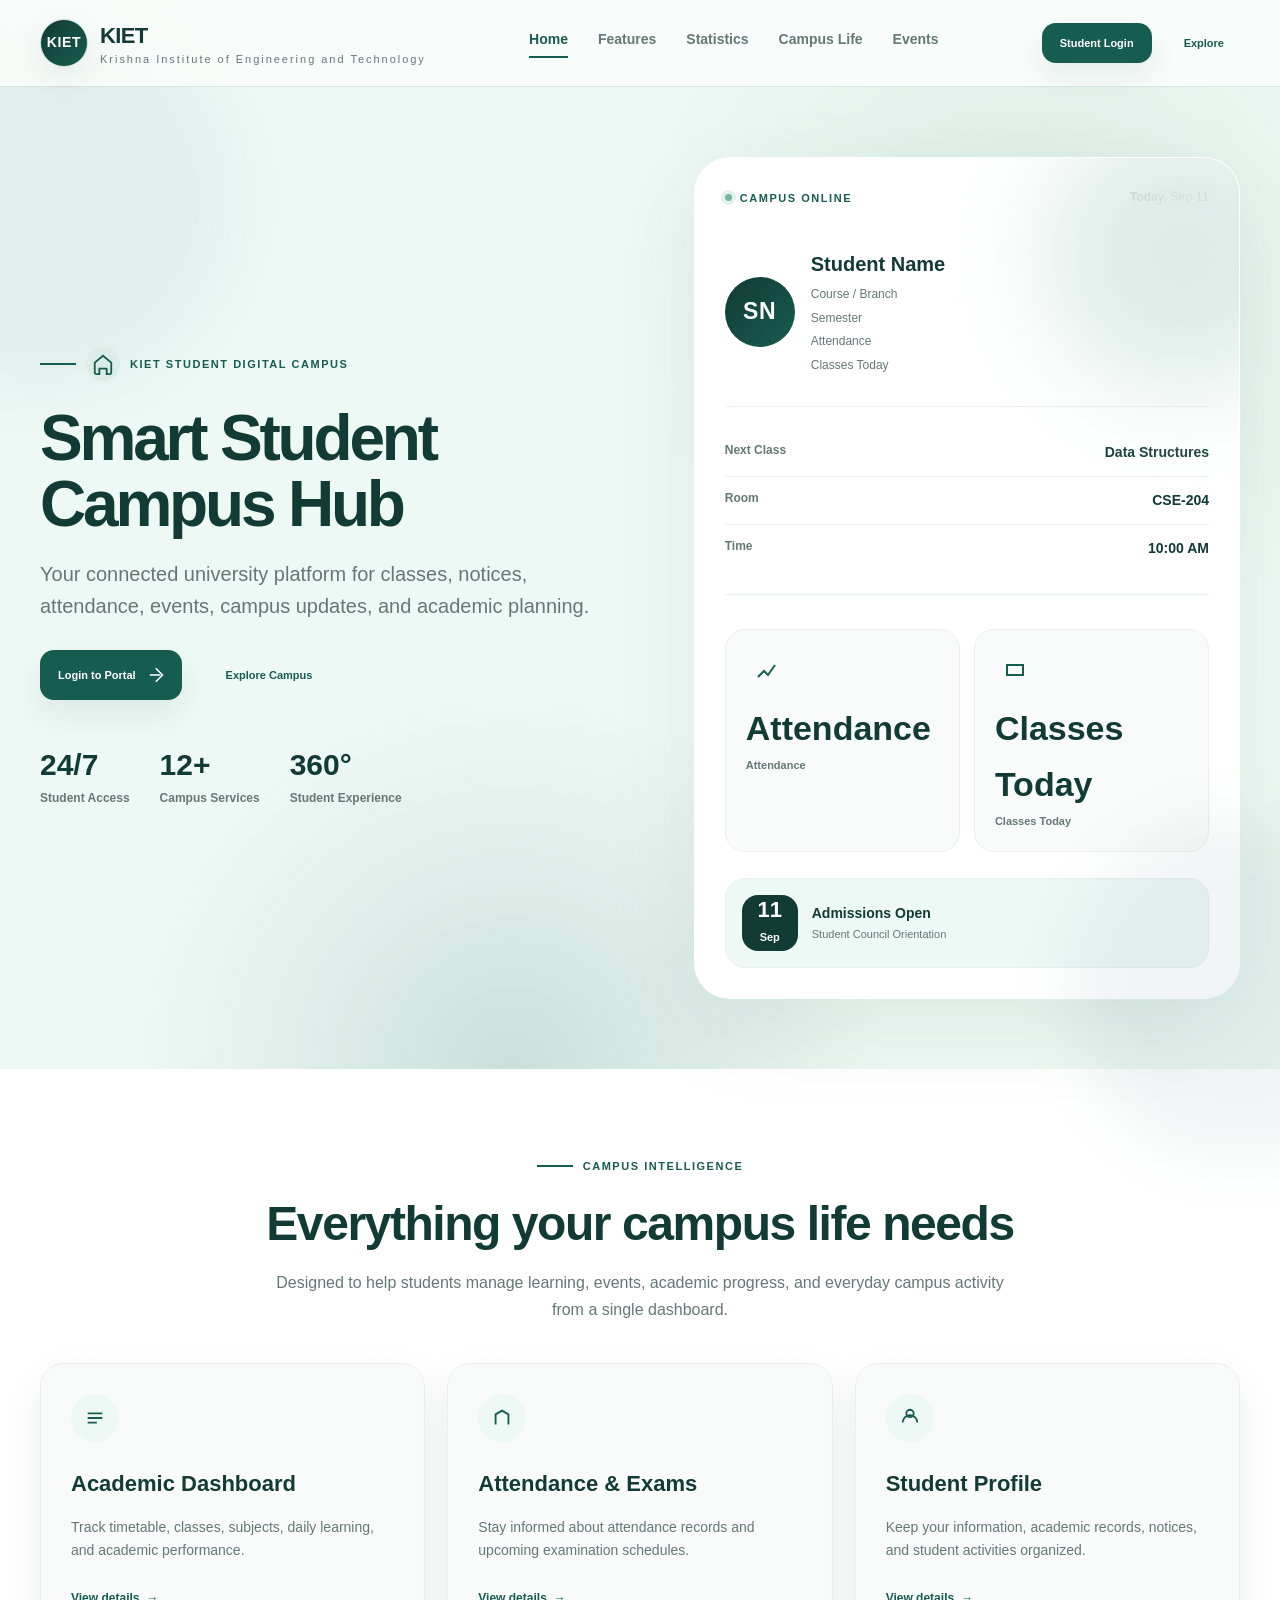
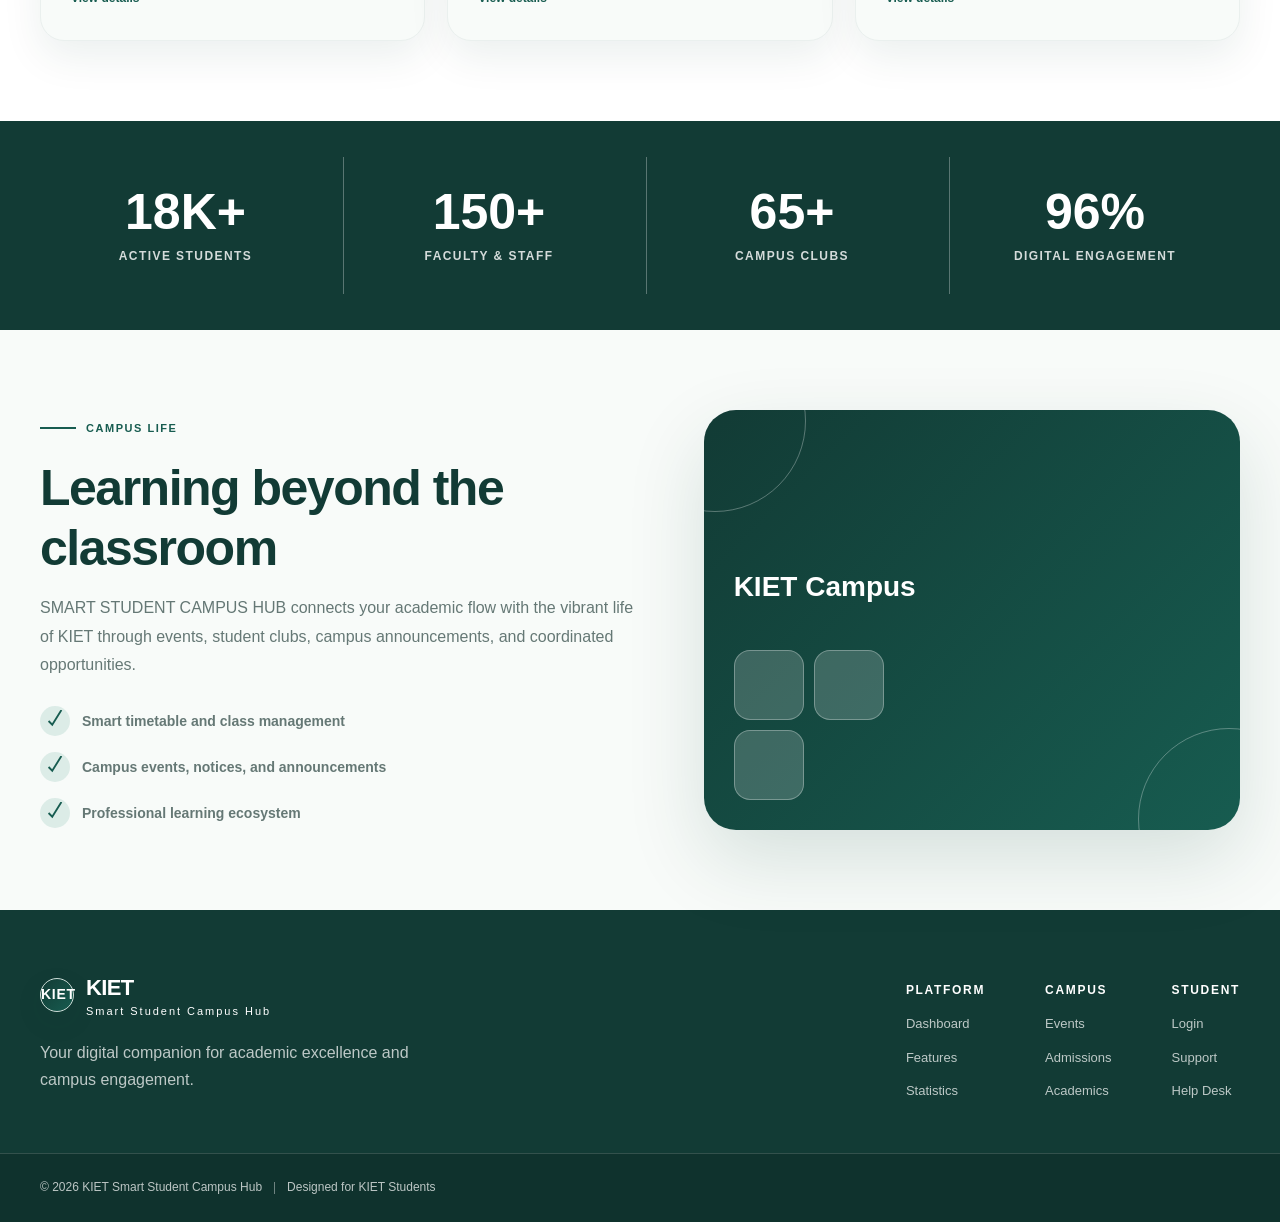
<file: smartcampushub/index.html>
<!DOCTYPE html>
<html lang="en">
<head>
  <meta charset="UTF-8" />
  <meta name="viewport" content="width=device-width, initial-scale=1.0" />
  <meta name="description" content="SMART STUDENT CAMPUS HUB by KIET" />
  <title>SMART STUDENT CAMPUS HUB | KIET</title>
  <link rel="stylesheet" href="css/style.css" />
</head>
<body>
  <div class="site-wrap">
    <header class="site-header">
      <div class="container header-inner">
        <a class="brand" href="index.html" aria-label="KIET Smart Campus Hub">
          <span class="brand-icon">
            <span class="brand-icon-inner">KIET</span>
          </span>
          <span class="brand-text">
            <span class="brand-title">KIET</span>
            <span class="brand-subtitle">Krishna Institute of Engineering and Technology</span>
          </span>
        </a>

        <nav class="main-nav" aria-label="Main navigation">
          <a class="nav-link active" href="index.html">Home</a>
          <a class="nav-link" href="#features">Features</a>
          <a class="nav-link" href="#stats">Statistics</a>
          <a class="nav-link" href="#campus-life">Campus Life</a>
          <a class="nav-link" href="events.html">Events</a>
        </nav>

        <div class="header-actions">
          <a class="btn btn-primary btn-small" href="login.html">Student Login</a>
          <a class="btn btn-secondary btn-small" href="#features">Explore</a>
        </div>
      </div>
    </header>

    <main>
      <section class="hero-section">
        <div class="container hero-grid">
          <section class="hero-copy">
            <div class="section-kicker">
              <span class="kicker-icon">
                <svg viewBox="0 0 24 24" aria-hidden="true">
                  <path d="M3 10.5L12 3l9 7.5v10.5a2 2 0 0 1-2 2h-3v-6H8v6H5a2 2 0 0 1-2-2z" fill="none" stroke="currentColor" stroke-width="2" />
                </svg>
              </span>
              <span>KIET Student Digital Campus</span>
            </div>

            <h1>Smart Student Campus Hub</h1>

            <p class="hero-text">
              Your connected university platform for classes, notices, attendance,
              events, campus updates, and academic planning.
            </p>

            <div class="hero-actions">
              <a class="btn btn-primary" href="login.html">
                <span>Login to Portal</span>
                <svg viewBox="0 0 24 24" aria-hidden="true">
                  <path d="M5 12h14M13 3l9 9-9 9" fill="none" stroke="currentColor" stroke-width="2" />
                </svg>
              </a>
              <a class="btn btn-secondary" href="#campus-life">
                <span>Explore Campus</span>
              </a>
            </div>

            <div class="hero-proof">
              <div class="proof-item">
                <span class="proof-number">24/7</span>
                <span class="proof-label">Student Access</span>
              </div>
              <div class="proof-item">
                <span class="proof-number">12+</span>
                <span class="proof-label">Campus Services</span>
              </div>
              <div class="proof-item">
                <span class="proof-number">360°</span>
                <span class="proof-label">Student Experience</span>
              </div>
            </div>
          </section>

          <aside class="hero-panel">
            <div class="hero-card">
              <div class="hero-card-top">
                <span class="live-label">
                  <span class="live-dot"></span>
                  Campus Online
                </span>
                <span class="card-date">Today, Sep 11</span>
              </div>

              <div class="student-card">
                <div class="student-avatar">SN</div>
                <div>
                  <span class="student-name">Student Name</span>
                  <span class="student-meta">Course / Branch</span>
                  <span class="student-meta">Semester</span>
                  <span class="student-meta">Attendance</span>
                  <span class="student-meta">Classes Today</span>
                </div>
              </div>

              <div class="campus-status">
                <div class="status-row">
                  <span class="status-label">Next Class</span>
                  <span class="status-value">Data Structures</span>
                </div>
                <div class="status-row">
                  <span class="status-label">Room</span>
                  <span class="status-value">CSE-204</span>
                </div>
                <div class="status-row">
                  <span class="status-label">Time</span>
                  <span class="status-value">10:00 AM</span>
                </div>
              </div>

              <div class="campus-analytics">
                <div class="analytics-grid">
                  <div class="analytics-tile">
                    <span class="analytics-icon">
                      <svg viewBox="0 0 24 24" aria-hidden="true">
                        <path d="M4 19L10 13l4 4 7-10" fill="none" stroke="currentColor" stroke-width="2" />
                      </svg>
                    </span>
                    <span class="analytics-value">Attendance</span>
                    <span class="analytics-label">Attendance</span>
                  </div>
                  <div class="analytics-tile">
                    <span class="analytics-icon">
                      <svg viewBox="0 0 24 24" aria-hidden="true">
                        <path d="M4 7h16v10H4z" fill="none" stroke="currentColor" stroke-width="2" />
                      </svg>
                    </span>
                    <span class="analytics-value">Classes Today</span>
                    <span class="analytics-label">Classes Today</span>
                  </div>
                </div>
              </div>

              <div class="hero-card-bottom">
                <div class="calendar-mini">
                  <span class="calendar-day">11</span>
                  <span class="calendar-month">Sep</span>
                </div>
                <div class="card-message">
                  <span class="message-title">Admissions Open</span>
                  <span class="message-detail">Student Council Orientation</span>
                </div>
              </div>
            </div>
          </aside>
        </div>
      </section>

      <section class="section features-section" id="features">
        <div class="container">
          <div class="section-heading center">
            <span class="section-kicker light-kicker">Campus Intelligence</span>
            <h2>Everything your campus life needs</h2>
            <p>Designed to help students manage learning, events, academic progress, and everyday campus activity from a single dashboard.</p>
          </div>

          <div class="feature-grid">
            <article class="feature-card">
              <span class="feature-icon">
                <svg viewBox="0 0 24 24" aria-hidden="true">
                  <path d="M4 7h16M4 12h16M4 17h10" fill="none" stroke="currentColor" stroke-width="2" />
                </svg>
              </span>
              <h3>Academic Dashboard</h3>
              <p>Track timetable, classes, subjects, daily learning, and academic performance.</p>
              <a class="feature-link" href="dashboard.html">View details</a>
            </article>

            <article class="feature-card">
              <span class="feature-icon">
                <svg viewBox="0 0 24 24" aria-hidden="true">
                  <path d="M5 19V8l7-4 7 4v11" fill="none" stroke="currentColor" stroke-width="2" />
                </svg>
              </span>
              <h3>Attendance & Exams</h3>
              <p>Stay informed about attendance records and upcoming examination schedules.</p>
              <a class="feature-link" href="dashboard.html">View details</a>
            </article>

            <article class="feature-card">
              <span class="feature-icon">
                <svg viewBox="0 0 24 24" aria-hidden="true">
                  <path d="M4 17a8 8 0 0 1 16 0" fill="none" stroke="currentColor" stroke-width="2" />
                  <circle cx="12" cy="7" r="4" fill="none" stroke="currentColor" stroke-width="2" />
                </svg>
              </span>
              <h3>Student Profile</h3>
              <p>Keep your information, academic records, notices, and student activities organized.</p>
              <a class="feature-link" href="dashboard.html">View details</a>
            </article>
          </div>
        </div>
      </section>

      <section class="section stats-section" id="stats">
        <div class="container stats-grid">
          <div class="stats-card">
            <span class="stats-number">18K+</span>
            <span class="stats-label">Active Students</span>
          </div>
          <div class="stats-card">
            <span class="stats-number">150+</span>
            <span class="stats-label">Faculty & Staff</span>
          </div>
          <div class="stats-card">
            <span class="stats-number">65+</span>
            <span class="stats-label">Campus Clubs</span>
          </div>
          <div class="stats-card">
            <span class="stats-number">96%</span>
            <span class="stats-label">Digital Engagement</span>
          </div>
        </div>
      </section>

      <section class="section campus-section" id="campus-life">
        <div class="container campus-grid">
          <div class="campus-content">
            <span class="section-kicker light-kicker">Campus Life</span>
            <h2>Learning beyond the classroom</h2>
            <p>
              SMART STUDENT CAMPUS HUB connects your academic flow with the vibrant life of KIET through events,
              student clubs, campus announcements, and coordinated opportunities.
            </p>
            <div class="campus-list">
              <div class="campus-list-item">
                <span class="list-icon">
                  <svg viewBox="0 0 24 24" aria-hidden="true">
                    <path d="M5 12l4 4L19 0" fill="none" stroke="currentColor" stroke-width="2" />
                  </svg>
                </span>
                <span>Smart timetable and class management</span>
              </div>
              <div class="campus-list-item">
                <span class="list-icon">
                  <svg viewBox="0 0 24 24" aria-hidden="true">
                    <path d="M5 12l4 4L19 0" fill="none" stroke="currentColor" stroke-width="2" />
                  </svg>
                </span>
                <span>Campus events, notices, and announcements</span>
              </div>
              <div class="campus-list-item">
                <span class="list-icon">
                  <svg viewBox="0 0 24 24" aria-hidden="true">
                    <path d="M5 12l4 4L19 0" fill="none" stroke="currentColor" stroke-width="2" />
                  </svg>
                </span>
                <span>Professional learning ecosystem</span>
              </div>
            </div>
          </div>

          <div class="campus-image-card">
            <div class="campus-image">
              <span class="campus-image-label">KIET Campus</span>
              <span class="campus-image-grid">
                <span></span>
                <span></span>
                <span></span>
              </span>
            </div>
          </div>
        </div>
      </section>
    </main>

    <footer class="site-footer">
      <div class="container footer-grid">
        <div class="footer-brand">
          <a class="brand footer-brand-link" href="index.html">
            <span class="brand-icon small-icon">
              <span class="brand-icon-inner">KIET</span>
            </span>
            <span class="brand-text">
              <span class="brand-title">KIET</span>
              <span class="brand-subtitle">Smart Student Campus Hub</span>
            </span>
          </a>
          <p class="footer-copy">Your digital companion for academic excellence and campus engagement.</p>
        </div>

        <div class="footer-links">
          <div class="footer-column">
            <span class="footer-heading">Platform</span>
            <a href="dashboard.html">Dashboard</a>
            <a href="#features">Features</a>
            <a href="#stats">Statistics</a>
          </div>
          <div class="footer-column">
            <span class="footer-heading">Campus</span>
            <a href="#campus-life">Events</a>
            <a href="#campus-life">Admissions</a>
            <a href="#campus-life">Academics</a>
          </div>
          <div class="footer-column">
            <span class="footer-heading">Student</span>
            <a href="login.html">Login</a>
            <a href="grievance.html">Support</a>
            <a href="lost-found.html">Help Desk</a>
          </div>
        </div>
      </div>

      <div class="footer-bottom">
        <div class="container">
          <span>© 2026 KIET Smart Student Campus Hub</span>
          <span class="footer-divider"></span>
          <span>Designed for KIET Students</span>
        </div>
      </div>
    </footer>
  </div>


</body>
</html>
</file>
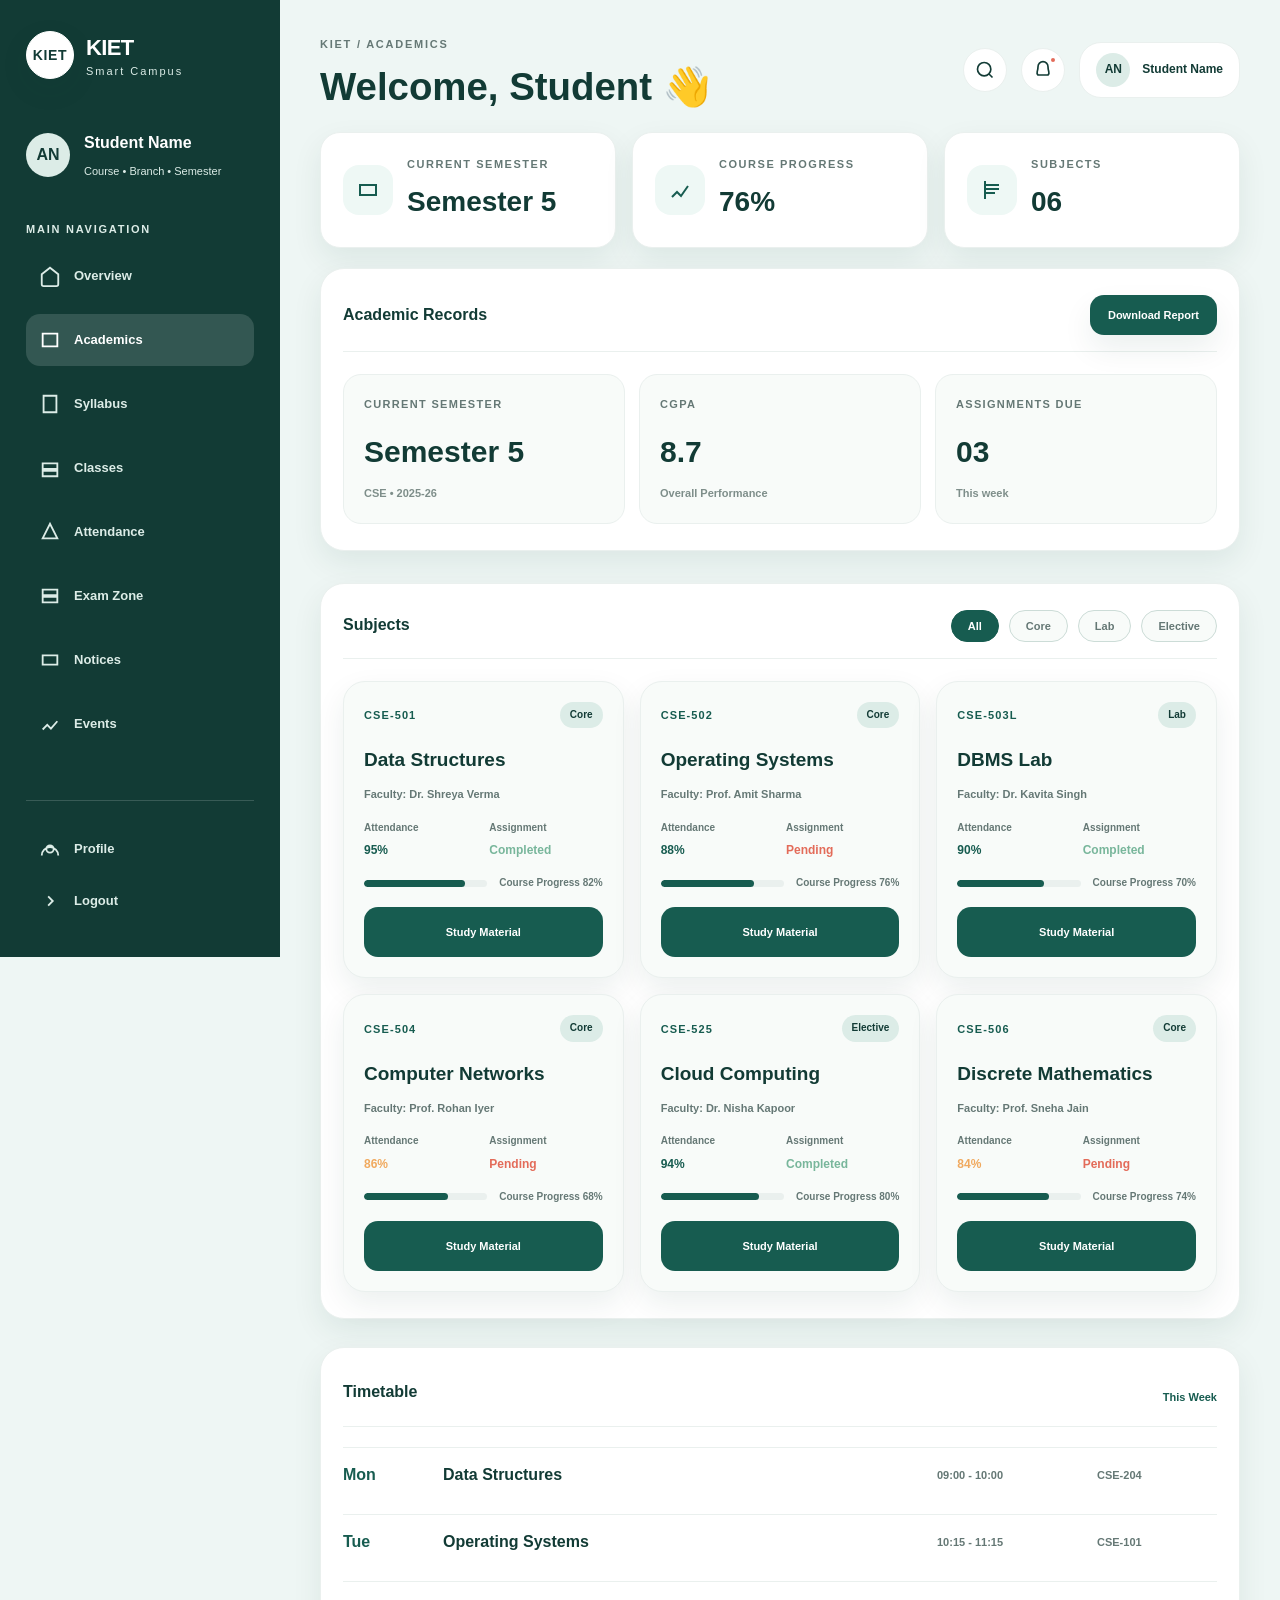
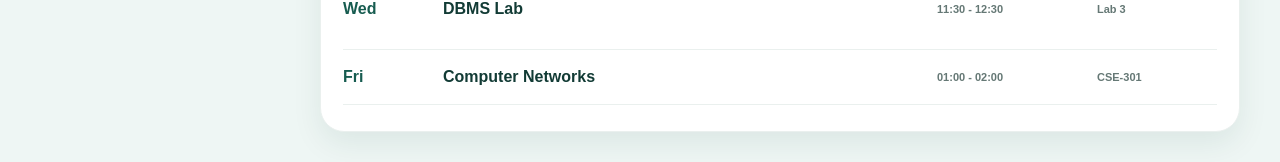
<file: smartcampushub/academics.html>
<!DOCTYPE html>
<html lang="en">
<head>
  <meta charset="UTF-8" />
  <meta name="viewport" content="width=device-width, initial-scale=1.0" />
  <title>Academics | SMART STUDENT CAMPUS HUB</title>
  <link rel="stylesheet" href="css/style.css" />
</head>
<body class="dashboard-body">
  <div class="dashboard-page">
    <aside class="sidebar">
      <div class="sidebar-brand">
        <a class="brand" href="index.html">
          <span class="brand-icon"><span class="brand-icon-inner">KIET</span></span>
          <span class="brand-text">
            <span class="brand-title">KIET</span>
            <span class="brand-subtitle">Smart Campus</span>
          </span>
        </a>
      </div>

      <div class="sidebar-user">
        <div class="user-avatar" id="sidebarAvatar">AN</div>
        <div>
          <span class="user-name" id="sidebarStudentName">Student Name</span>
          <span class="user-meta" id="sidebarStudentMeta">Course • Branch • Semester</span>
        </div>
      </div>

      <nav class="sidebar-nav">
        <span class="nav-title">Main Navigation</span>
        <a class="side-link" href="dashboard.html">
          <span class="side-icon">
            <svg viewBox="0 0 24 24" aria-hidden="true">
              <path d="M3 10l9-7 9 7v11a2 2 0 0 1-2 2H5a2 2 0 0 1-2-2z" fill="none" stroke="currentColor" stroke-width="2" />
            </svg>
          </span>
          <span>Overview</span>
        </a>
        <a class="side-link active" href="academics.html">
          <span class="side-icon">
            <svg viewBox="0 0 24 24" aria-hidden="true">
              <path d="M4 5h16v14H4z" fill="none" stroke="currentColor" stroke-width="2" />
            </svg>
          </span>
          <span>Academics</span>
        </a>
        <a class="side-link" href="syllabus.html">
          <span class="side-icon">
            <svg viewBox="0 0 24 24" aria-hidden="true">
              <path d="M5 3h14v18H5z" fill="none" stroke="currentColor" stroke-width="2" />
            </svg>
          </span>
          <span>Syllabus</span>
        </a>
        <a class="side-link" href="syllabus.html">
          <span class="side-icon">
            <svg viewBox="0 0 24 24" aria-hidden="true">
              <path d="M4 7h16v6H4zM4 15h16v6H4z" fill="none" stroke="currentColor" stroke-width="2" />
            </svg>
          </span>
          <span>Classes</span>
        </a>
        <a class="side-link" href="exam-zone.html">
          <span class="side-icon">
            <svg viewBox="0 0 24 24" aria-hidden="true">
              <path d="M4 19L12 3l8 16z" fill="none" stroke="currentColor" stroke-width="2" />
            </svg>
          </span>
          <span>Attendance</span>
        </a>
        <a class="side-link" href="exam-zone.html">
          <span class="side-icon">
            <svg viewBox="0 0 24 24" aria-hidden="true">
              <path d="M4 5h16v6H4zM4 13h16v6H4z" fill="none" stroke="currentColor" stroke-width="2" />
            </svg>
          </span>
          <span>Exam Zone</span>
        </a>
        <a class="side-link" href="dashboard.html">
          <span class="side-icon">
            <svg viewBox="0 0 24 24" aria-hidden="true">
              <path d="M4 7h16v10H4z" fill="none" stroke="currentColor" stroke-width="2" />
            </svg>
          </span>
          <span>Notices</span>
        </a>
        <a class="side-link" href="events.html">
          <span class="side-icon">
            <svg viewBox="0 0 24 24" aria-hidden="true">
              <path d="M4 18l5-5 4 4 7-8" fill="none" stroke="currentColor" stroke-width="2" />
            </svg>
          </span>
          <span>Events</span>
        </a>
      </nav>

      <div class="sidebar-footer">
        <a class="side-link" href="dashboard.html">
          <span class="side-icon">
            <svg viewBox="0 0 24 24" aria-hidden="true">
              <path d="M12 8a4 4 0 1 0 0 8 4 4 0 0 0 0-8zM3 19a9 9 0 0 1 18 0" fill="none" stroke="currentColor" stroke-width="2" />
            </svg>
          </span>
          <span>Profile</span>
        </a>
        <a class="side-link" id="logoutLink" href="login.html">
          <span class="side-icon">
            <svg viewBox="0 0 24 24" aria-hidden="true">
              <path d="M10 17l5-5-5-5" fill="none" stroke="currentColor" stroke-width="2" />
            </svg>
          </span>
          <span>Logout</span>
        </a>
      </div>
    </aside>

    <section class="dashboard-main">
      <header class="dashboard-topbar">
        <div class="topbar-title">
          <span class="breadcrumb">KIET / Academics</span>
          <h1 id="welcomeName">Welcome, Student 👋</h1>
        </div>

        <div class="topbar-actions">
          <button class="icon-button" aria-label="Search">
            <svg viewBox="0 0 24 24" aria-hidden="true">
              <path d="M11 19a8 8 0 1 0 0-16 8 8 0 0 0 0 16zM21 21l-4.8-4.8" fill="none" stroke="currentColor" stroke-width="2" />
            </svg>
          </button>
          <button class="icon-button" aria-label="Notifications">
            <svg viewBox="0 0 24 24" aria-hidden="true">
              <path d="M18 8a6 6 0 0 0-12 0c0 7-3 7.5 0 10h12c3-2.5 0-3 0-10z" fill="none" stroke="currentColor" stroke-width="2" />
            </svg>
            <span class="notification-dot"></span>
          </button>
          <div class="user-pills">
            <span class="mini-avatar" id="miniAvatar">AN</span>
            <span class="user-text" id="topbarStudentName">Student Name</span>
          </div>
        </div>
      </header>

      <section class="academics-summary">
        <section class="summary-card">
          <span class="summary-icon">
            <svg viewBox="0 0 24 24" aria-hidden="true">
              <path d="M4 7h16v10H4z" fill="none" stroke="currentColor" stroke-width="2" />
            </svg>
          </span>
          <div>
            <span class="summary-label">Current Semester</span>
            <span class="summary-value">Semester 5</span>
          </div>
        </section>
        <section class="summary-card">
          <span class="summary-icon">
            <svg viewBox="0 0 24 24" aria-hidden="true">
              <path d="M4 19L9 14l4 4 7-10" fill="none" stroke="currentColor" stroke-width="2" />
            </svg>
          </span>
          <div>
            <span class="summary-label">Course Progress</span>
            <span class="summary-value">76%</span>
          </div>
        </section>
        <section class="summary-card">
          <span class="summary-icon">
            <svg viewBox="0 0 24 24" aria-hidden="true">
              <path d="M5 3v18M5 7h14M5 11h14M5 15h10" fill="none" stroke="currentColor" stroke-width="2" />
            </svg>
          </span>
          <div>
            <span class="summary-label">Subjects</span>
            <span class="summary-value">06</span>
          </div>
        </section>
      </section>

      <section class="academics-page-content">
        <section class="panel academics-header-panel">
          <div class="panel-heading">
            <span class="panel-title">Academic Records</span>
            <span class="panel-action">
              <button class="btn btn-primary btn-small" type="button">Download Report</button>
            </span>
          </div>

          <div class="academic-top-grid">
            <div class="academic-top-card">
              <span class="academic-mini-label">Current Semester</span>
              <span class="academic-mini-value">Semester 5</span>
              <span class="academic-mini-detail">CSE • 2025-26</span>
            </div>
            <div class="academic-top-card">
              <span class="academic-mini-label">CGPA</span>
              <span class="academic-mini-value">8.7</span>
              <span class="academic-mini-detail">Overall Performance</span>
            </div>
            <div class="academic-top-card">
              <span class="academic-mini-label">Assignments Due</span>
              <span class="academic-mini-value">03</span>
              <span class="academic-mini-detail">This week</span>
            </div>
          </div>
        </section>

        <section class="panel filter-panel">
          <div class="panel-heading">
            <span class="panel-title">Subjects</span>
            <div class="filter-buttons">
              <button class="filter-chip active" data-filter="All" type="button">All</button>
              <button class="filter-chip" data-filter="Core" type="button">Core</button>
              <button class="filter-chip" data-filter="Lab" type="button">Lab</button>
              <button class="filter-chip" data-filter="Elective" type="button">Elective</button>
            </div>
          </div>

          <div class="subject-grid">
            <article class="subject-card" data-category="Core">
              <div class="subject-card-head">
                <span class="subject-code">CSE-501</span>
                <span class="subject-category">Core</span>
              </div>
              <div class="subject-main">
                <span class="subject-name">Data Structures</span>
                <span class="subject-faculty">Faculty: Dr. Shreya Verma</span>
              </div>
              <div class="subject-details">
                <div class="subject-detail">
                  <span class="subject-detail-label">Attendance</span>
                  <span class="subject-detail-value high">95%</span>
                </div>
                <div class="subject-detail">
                  <span class="subject-detail-label">Assignment</span>
                  <span class="subject-detail-value status-done">Completed</span>
                </div>
              </div>
              <div class="subject-progress">
                <div class="subject-progress-bar">
                  <span style="width:82%;"></span>
                </div>
                <span class="subject-progress-text">Course Progress 82%</span>
              </div>
              <button class="btn subject-material" type="button">Study Material</button>
            </article>

            <article class="subject-card" data-category="Core">
              <div class="subject-card-head">
                <span class="subject-code">CSE-502</span>
                <span class="subject-category">Core</span>
              </div>
              <div class="subject-main">
                <span class="subject-name">Operating Systems</span>
                <span class="subject-faculty">Faculty: Prof. Amit Sharma</span>
              </div>
              <div class="subject-details">
                <div class="subject-detail">
                  <span class="subject-detail-label">Attendance</span>
                  <span class="subject-detail-value high">88%</span>
                </div>
                <div class="subject-detail">
                  <span class="subject-detail-label">Assignment</span>
                  <span class="subject-detail-value status-pending">Pending</span>
                </div>
              </div>
              <div class="subject-progress">
                <div class="subject-progress-bar">
                  <span style="width:76%;"></span>
                </div>
                <span class="subject-progress-text">Course Progress 76%</span>
              </div>
              <button class="btn subject-material" type="button">Study Material</button>
            </article>

            <article class="subject-card" data-category="Lab">
              <div class="subject-card-head">
                <span class="subject-code">CSE-503L</span>
                <span class="subject-category">Lab</span>
              </div>
              <div class="subject-main">
                <span class="subject-name">DBMS Lab</span>
                <span class="subject-faculty">Faculty: Dr. Kavita Singh</span>
              </div>
              <div class="subject-details">
                <div class="subject-detail">
                  <span class="subject-detail-label">Attendance</span>
                  <span class="subject-detail-value high">90%</span>
                </div>
                <div class="subject-detail">
                  <span class="subject-detail-label">Assignment</span>
                  <span class="subject-detail-value status-done">Completed</span>
                </div>
              </div>
              <div class="subject-progress">
                <div class="subject-progress-bar">
                  <span style="width:70%;"></span>
                </div>
                <span class="subject-progress-text">Course Progress 70%</span>
              </div>
              <button class="btn subject-material" type="button">Study Material</button>
            </article>

            <article class="subject-card" data-category="Core">
              <div class="subject-card-head">
                <span class="subject-code">CSE-504</span>
                <span class="subject-category">Core</span>
              </div>
              <div class="subject-main">
                <span class="subject-name">Computer Networks</span>
                <span class="subject-faculty">Faculty: Prof. Rohan Iyer</span>
              </div>
              <div class="subject-details">
                <div class="subject-detail">
                  <span class="subject-detail-label">Attendance</span>
                  <span class="subject-detail-value medium">86%</span>
                </div>
                <div class="subject-detail">
                  <span class="subject-detail-label">Assignment</span>
                  <span class="subject-detail-value status-pending">Pending</span>
                </div>
              </div>
              <div class="subject-progress">
                <div class="subject-progress-bar">
                  <span style="width:68%;"></span>
                </div>
                <span class="subject-progress-text">Course Progress 68%</span>
              </div>
              <button class="btn subject-material" type="button">Study Material</button>
            </article>

            <article class="subject-card" data-category="Elective">
              <div class="subject-card-head">
                <span class="subject-code">CSE-525</span>
                <span class="subject-category">Elective</span>
              </div>
              <div class="subject-main">
                <span class="subject-name">Cloud Computing</span>
                <span class="subject-faculty">Faculty: Dr. Nisha Kapoor</span>
              </div>
              <div class="subject-details">
                <div class="subject-detail">
                  <span class="subject-detail-label">Attendance</span>
                  <span class="subject-detail-value high">94%</span>
                </div>
                <div class="subject-detail">
                  <span class="subject-detail-label">Assignment</span>
                  <span class="subject-detail-value status-done">Completed</span>
                </div>
              </div>
              <div class="subject-progress">
                <div class="subject-progress-bar">
                  <span style="width:80%;"></span>
                </div>
                <span class="subject-progress-text">Course Progress 80%</span>
              </div>
              <button class="btn subject-material" type="button">Study Material</button>
            </article>

            <article class="subject-card" data-category="Core">
              <div class="subject-card-head">
                <span class="subject-code">CSE-506</span>
                <span class="subject-category">Core</span>
              </div>
              <div class="subject-main">
                <span class="subject-name">Discrete Mathematics</span>
                <span class="subject-faculty">Faculty: Prof. Sneha Jain</span>
              </div>
              <div class="subject-details">
                <div class="subject-detail">
                  <span class="subject-detail-label">Attendance</span>
                  <span class="subject-detail-value medium">84%</span>
                </div>
                <div class="subject-detail">
                  <span class="subject-detail-label">Assignment</span>
                  <span class="subject-detail-value status-pending">Pending</span>
                </div>
              </div>
              <div class="subject-progress">
                <div class="subject-progress-bar">
                  <span style="width:74%;"></span>
                </div>
                <span class="subject-progress-text">Course Progress 74%</span>
              </div>
              <button class="btn subject-material" type="button">Study Material</button>
            </article>
          </div>
        </section>

        <section class="panel timetable-panel">
          <div class="panel-heading">
            <span class="panel-title">Timetable</span>
            <span class="panel-action">
              <a class="text-link" href="events.html">This Week</a>
            </span>
          </div>
          <div class="timetable">
            <div class="timetable-row">
              <span class="timetable-day">Mon</span>
              <span class="timetable-course">Data Structures</span>
              <span class="timetable-time">09:00 - 10:00</span>
              <span class="timetable-room">CSE-204</span>
            </div>
            <div class="timetable-row">
              <span class="timetable-day">Tue</span>
              <span class="timetable-course">Operating Systems</span>
              <span class="timetable-time">10:15 - 11:15</span>
              <span class="timetable-room">CSE-101</span>
            </div>
            <div class="timetable-row">
              <span class="timetable-day">Wed</span>
              <span class="timetable-course">DBMS Lab</span>
              <span class="timetable-time">11:30 - 12:30</span>
              <span class="timetable-room">Lab 3</span>
            </div>
            <div class="timetable-row">
              <span class="timetable-day">Fri</span>
              <span class="timetable-course">Computer Networks</span>
              <span class="timetable-time">01:00 - 02:00</span>
              <span class="timetable-room">CSE-301</span>
            </div>
          </div>
        </section>
      </section>
    </section>
  </div>


</body>
</html>
</file>
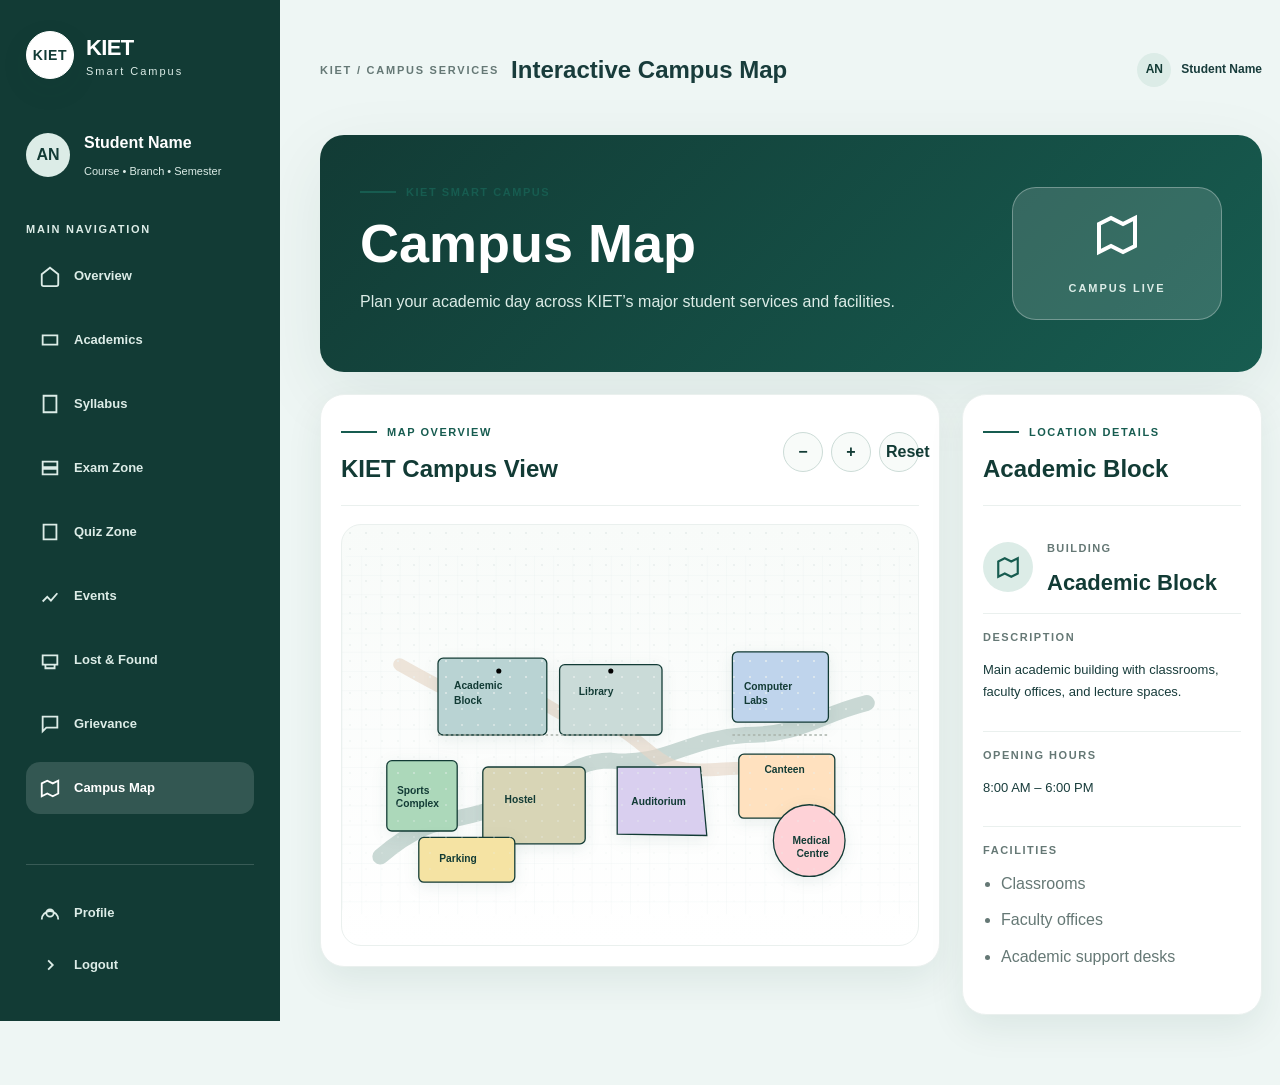
<file: smartcampushub/campus-map.html>
<!DOCTYPE html>
<html lang="en">
<head>
  <meta charset="UTF-8" />
  <meta name="viewport" content="width=device-width, initial-scale=1.0" />
  <title>Campus Map | SMART STUDENT CAMPUS HUB</title>
  <link rel="stylesheet" href="css/style.css" />
</head>
<body class="dashboard-body">
  <div class="dashboard-page">
    <aside class="sidebar">
      <div class="sidebar-brand">
        <a class="brand" href="index.html">
          <span class="brand-icon">
            <span class="brand-icon-inner">KIET</span>
          </span>
          <span class="brand-text">
            <span class="brand-title">KIET</span>
            <span class="brand-subtitle">Smart Campus</span>
          </span>
        </a>
      </div>

      <div class="sidebar-user">
        <div class="user-avatar" id="sidebarAvatar">AN</div>
        <div>
          <span class="user-name" id="sidebarStudentName">Student Name</span>
          <span class="user-meta" id="sidebarStudentMeta">Course • Branch • Semester</span>
        </div>
      </div>

      <nav class="sidebar-nav">
        <span class="nav-title">Main Navigation</span>
        <a class="side-link" href="dashboard.html">
          <span class="side-icon">
            <svg viewBox="0 0 24 24" aria-hidden="true">
              <path d="M3 10l9-7 9 7v11a2 2 0 0 1-2 2H5a2 2 0 0 1-2-2z" fill="none" stroke="currentColor" stroke-width="2" />
            </svg>
          </span>
          <span>Overview</span>
        </a>
        <a class="side-link" href="academics.html">
          <span class="side-icon">
            <svg viewBox="0 0 24 24" aria-hidden="true">
              <path d="M4 7h16v10H4z" fill="none" stroke="currentColor" stroke-width="2" />
            </svg>
          </span>
          <span>Academics</span>
        </a>
        <a class="side-link" href="syllabus.html">
          <span class="side-icon">
            <svg viewBox="0 0 24 24" aria-hidden="true">
              <path d="M5 3h14v18H5z" fill="none" stroke="currentColor" stroke-width="2" />
            </svg>
          </span>
          <span>Syllabus</span>
        </a>
        <a class="side-link" href="exam-zone.html">
          <span class="side-icon">
            <svg viewBox="0 0 24 24" aria-hidden="true">
              <path d="M4 5h16v6H4zM4 13h16v6H4z" fill="none" stroke="currentColor" stroke-width="2" />
            </svg>
          </span>
          <span>Exam Zone</span>
        </a>
        <a class="side-link" href="quiz-zone.html">
          <span class="side-icon">
            <svg viewBox="0 0 24 24" aria-hidden="true">
              <path d="M5 4h14v16H5z" fill="none" stroke="currentColor" stroke-width="2" />
            </svg>
          </span>
          <span>Quiz Zone</span>
        </a>
        <a class="side-link" href="events.html">
          <span class="side-icon">
            <svg viewBox="0 0 24 24" aria-hidden="true">
              <path d="M4 18l5-5 4 4 7-8" fill="none" stroke="currentColor" stroke-width="2" />
            </svg>
          </span>
          <span>Events</span>
        </a>
        <a class="side-link" href="lost-found.html">
          <span class="side-icon">
            <svg viewBox="0 0 24 24" aria-hidden="true">
              <path d="M4 7h16v10H4zM7 17h10v4H7z" fill="none" stroke="currentColor" stroke-width="2" />
            </svg>
          </span>
          <span>Lost &amp; Found</span>
        </a>
        <a class="side-link" href="grievance.html">
          <span class="side-icon">
            <svg viewBox="0 0 24 24" aria-hidden="true">
              <path d="M4 4h16v12H8l-4 4z" fill="none" stroke="currentColor" stroke-width="2" />
            </svg>
          </span>
          <span>Grievance</span>
        </a>
        <a class="side-link active" href="campus-map.html">
          <span class="side-icon">
            <svg viewBox="0 0 24 24" aria-hidden="true">
              <path d="M3 7l6-3 6 3 6-3v14l-6 3-6-3-6 3z" fill="none" stroke="currentColor" stroke-width="2" />
            </svg>
          </span>
          <span>Campus Map</span>
        </a>
      </nav>

      <div class="sidebar-footer">
        <a class="side-link" href="dashboard.html">
          <span class="side-icon">
            <svg viewBox="0 0 24 24" aria-hidden="true">
              <path d="M12 8a4 4 0 1 0 0 8 4 4 0 0 0 0-8zM3 19a9 9 0 0 1 18 0" fill="none" stroke="currentColor" stroke-width="2" />
            </svg>
          </span>
          <span>Profile</span>
        </a>
        <a class="side-link" id="logoutLink" href="login.html">
          <span class="side-icon">
            <svg viewBox="0 0 24 24" aria-hidden="true">
              <path d="M10 17l5-5-5-5" fill="none" stroke="currentColor" stroke-width="2" />
            </svg>
          </span>
          <span>Logout</span>
        </a>
      </div>
    </aside>

    <section class="dashboard-main">
      <header class="dashboard-topbar">
        <div class="topbar-left">
          <span class="breadcrumb">KIET / Campus Services</span>
          <h1 class="page-title">Interactive Campus Map</h1>
        </div>
        <div class="topbar-right">
          <span class="topbar-date" id="todayDate"></span>
          <span class="topbar-user">
            <span class="user-avatar mini-avatar" id="miniAvatar">AN</span>
            <span class="topbar-name" id="topbarStudentName">Student Name</span>
          </span>
        </div>
      </header>

      <main class="campus-map-page">
        <section class="campus-map-banner">
          <div class="campus-map-banner-content">
            <span class="section-kicker">KIET Smart Campus</span>
            <h1>Campus Map</h1>
            <p class="page-intro">Plan your academic day across KIET’s major student services and facilities.</p>
          </div>
          <div class="campus-map-banner-aside">
            <span class="map-aside-icon">
              <svg viewBox="0 0 24 24" aria-hidden="true">
                <path d="M3 7l6-3 6 3 6-3v14l-6 3-6-3-6 3z" fill="none" stroke="currentColor" stroke-width="2" />
              </svg>
            </span>
            <span class="map-aside-label">Campus Live</span>
          </div>
        </section>

        <section class="campus-map-layout">
          <section class="map-panel">
            <div class="map-panel-header">
              <div>
                <span class="section-kicker">Map Overview</span>
                <h2>KIET Campus View</h2>
              </div>
              <div class="map-controls">
                <button class="map-control-button" id="zoomOut" type="button">−</button>
                <button class="map-control-button" id="zoomIn" type="button">+</button>
                <button class="map-control-button" id="zoomReset" type="button">Reset</button>
              </div>
            </div>

            <section class="campus-map-view">
              <div class="campus-map-surface" id="campusMapSurface">
                <svg class="campus-svg" viewBox="0 0 900 560" aria-label="KIET campus map" role="img">
                  <defs>
                    <pattern id="grid" width="30" height="30" patternUnits="userSpaceOnUse">
                      <path d="M 30 0 L 0 0 0 30" fill="none" stroke="#dce9e8" stroke-width="1" opacity="0.5" />
                    </pattern>
                  </defs>

                  <rect x="0" y="0" width="900" height="560" fill="url(#grid)" rx="10" />

                  <!-- Campus roads -->
                  <path d="M60 470 C140 400, 180 420, 250 390 C330 370, 350 320, 420 320 C500 330, 540 285, 630 280 C720 280, 740 250, 820 230" fill="none" stroke="#bdd0cb" stroke-width="25" stroke-linecap="round" opacity="0.8" />
                  <path d="M90 170 C180 220, 210 240, 280 210 C320 230, 350 260, 390 260 C450 260, 470 310, 520 330 C560 340, 600 330, 640 332" fill="none" stroke="#e7d8c8" stroke-width="20" stroke-linecap="round" opacity="0.65" />

                  <!-- Building blocks -->
                  <g class="map-location" data-location="Academic Block">
                    <rect class="map-spot academic" x="150" y="160" width="170" height="120" rx="8" data-location="Academic Block" />
                    <text x="175" y="208">Academic</text>
                    <text x="175" y="232">Block</text>
                  </g>

                  <g class="map-location" data-location="Library">
                    <rect class="map-spot library" x="340" y="170" width="160" height="110" rx="8" data-location="Library" />
                    <text x="370" y="218">Library</text>
                  </g>

                  <g class="map-location" data-location="Computer Labs">
                    <rect class="map-spot labs" x="610" y="150" width="150" height="110" rx="8" data-location="Computer Labs" />
                    <text x="628" y="210">Computer</text>
                    <text x="628" y="231">Labs</text>
                  </g>

                  <g class="map-location" data-location="Canteen">
                    <rect class="map-spot canteen" x="620" y="310" width="150" height="100" rx="8" data-location="Canteen" />
                    <text x="660" y="340">Canteen</text>
                  </g>

                  <g class="map-location" data-location="Hostel">
                    <rect class="map-spot hostel" x="220" y="330" width="160" height="120" rx="8" data-location="Hostel" />
                    <text x="254" y="386">Hostel</text>
                  </g>

                  <g class="map-location" data-location="Auditorium">
                    <polygon class="map-spot auditorium" points="430,330 560,330 570,437 430,435" data-location="Auditorium" />
                    <text x="452" y="390">Auditorium</text>
                  </g>

                  <g class="map-location" data-location="Sports Complex">
                    <rect class="map-spot sports" x="70" y="320" width="110" height="110" rx="8" data-location="Sports Complex" />
                    <text x="86" y="372">Sports</text>
                    <text x="84" y="392">Complex</text>
                  </g>

                  <g class="map-location" data-location="Medical Centre">
                    <circle class="map-spot medical" cx="730" cy="445" r="56" data-location="Medical Centre" />
                    <text x="704" y="450">Medical</text>
                    <text x="710" y="470">Centre</text>
                  </g>

                  <g class="map-location" data-location="Parking">
                    <rect class="map-spot parking" x="120" y="440" width="150" height="70" rx="8" data-location="Parking" />
                    <text x="152" y="478">Parking</text>
                  </g>

                  <!-- Markers and labels -->
                  <g class="map-pins">
                    <circle class="pin pin-academic" cx="245" cy="180" r="4" />
                    <circle class="pin pin-library" cx="420" cy="180" r="4" />
                  </g>

                  <g class="map-lane">
                    <path d="M150 280 L460 280" fill="none" stroke="#a9b2aa" stroke-width="2" stroke-dasharray="4 4" />
                    <path d="M610 280 L760 280" fill="none" stroke="#a9b2aa" stroke-width="2" stroke-dasharray="4 4" />
                  </g>
                </svg>
              </div>
            </section>
          </section>

          <aside class="map-detail-card">
            <div class="map-detail-header">
              <span class="section-kicker">Location Details</span>
              <h2 id="detailBuildingName">Academic Block</h2>
            </div>
            <div class="map-detail-content">
              <div class="detail-summary">
                <span class="detail-icon">
                  <svg viewBox="0 0 24 24" aria-hidden="true">
                    <path d="M3 7l6-3 6 3 6-3v14l-6 3-6-3-6 3z" fill="none" stroke="currentColor" stroke-width="2" />
                  </svg>
                </span>
                <div>
                  <span class="detail-kicker">Building</span>
                  <span class="detail-name" id="detailName">Academic Block</span>
                </div>
              </div>

              <div class="detail-section">
                <div class="detail-label">Description</div>
                <p class="detail-text" id="detailDescription">Main academic building with classrooms, faculty offices, and lecture spaces.</p>
              </div>

              <div class="detail-section">
                <div class="detail-label">Opening Hours</div>
                <p class="detail-text" id="detailHours">8:00 AM – 6:00 PM</p>
              </div>

              <div class="detail-section">
                <div class="detail-label">Facilities</div>
                <ul class="detail-facilities" id="detailFacilities">
                  <li>Classrooms</li>
                  <li>Faculty offices</li>
                  <li>Academic support desks</li>
                </ul>
              </div>
            </div>
          </aside>
        </section>
      </main>
    </section>
  </div>


</body>
</html>
</body>
</html>
</file>
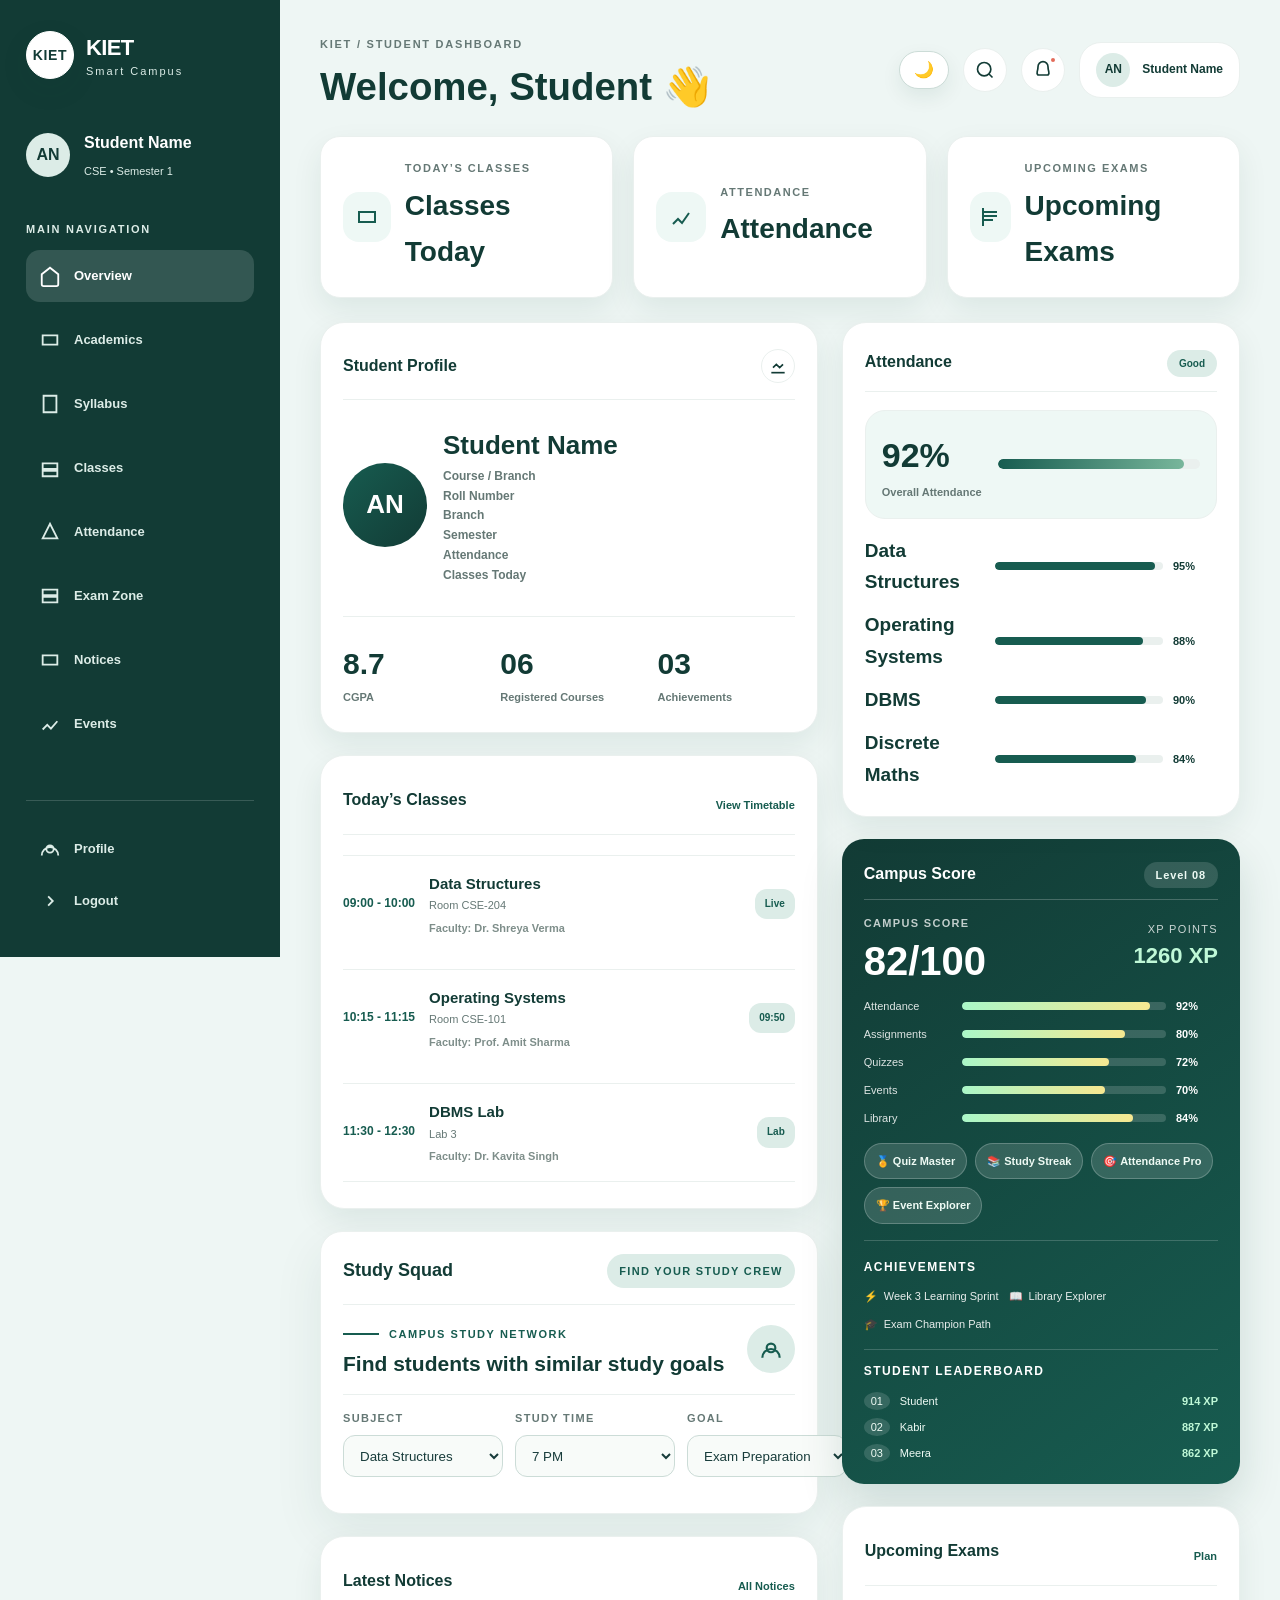
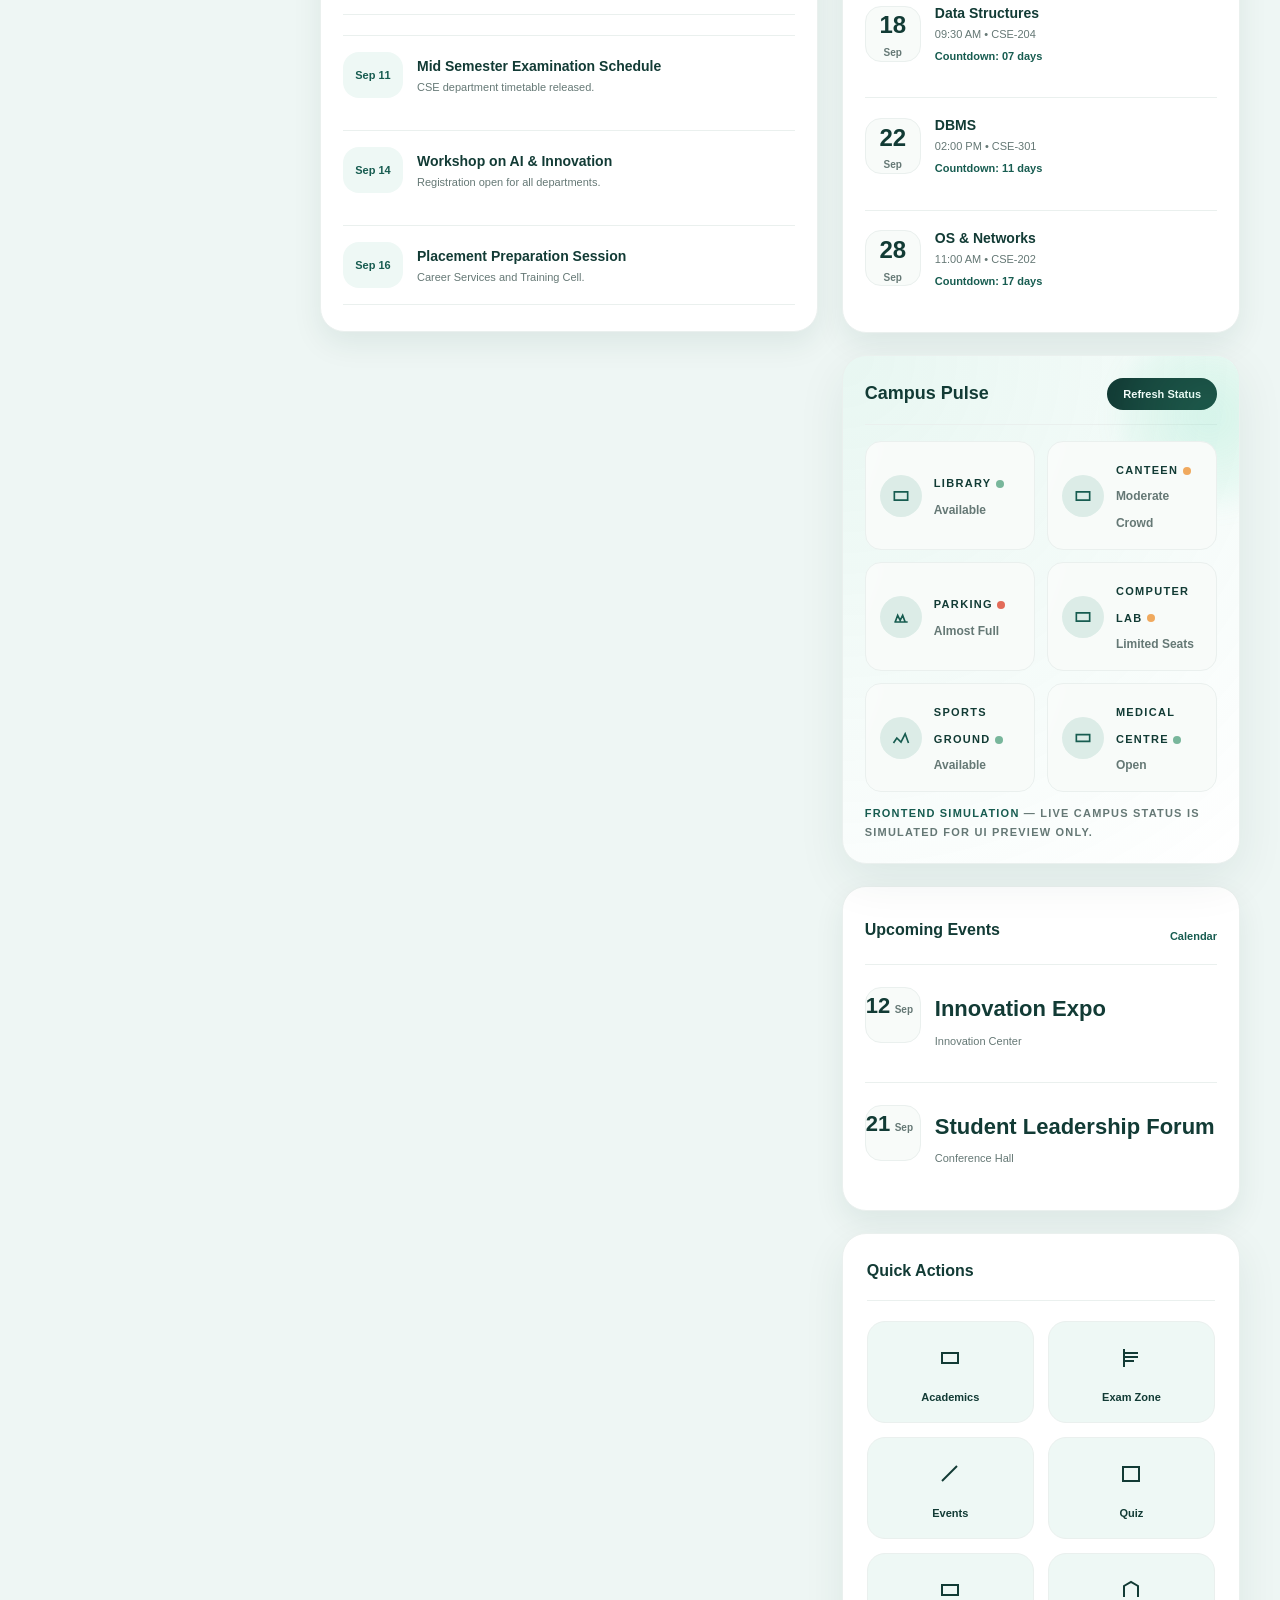
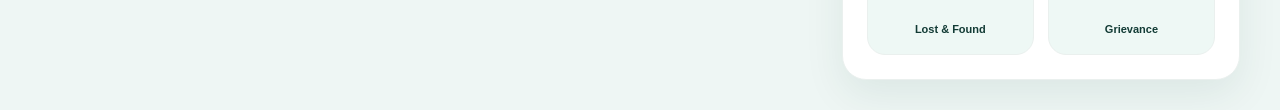
<file: smartcampushub/dashboard.html>
<!DOCTYPE html>
<html lang="en">
<head>
  <meta charset="UTF-8" />
  <meta name="viewport" content="width=device-width, initial-scale=1.0" />
  <title>Dashboard | SMART STUDENT CAMPUS HUB</title>
  <link rel="stylesheet" href="css/style.css" />
</head>
<body class="dashboard-body">
  <div class="dashboard-page">
    <aside class="sidebar">
      <div class="sidebar-brand">
        <a class="brand" href="index.html">
          <span class="brand-icon">
            <span class="brand-icon-inner">KIET</span>
          </span>
          <span class="brand-text">
            <span class="brand-title">KIET</span>
            <span class="brand-subtitle">Smart Campus</span>
          </span>
        </a>
      </div>

      <div class="sidebar-user">
        <div class="user-avatar" id="sidebarAvatar">AN</div>
        <div>
          <span class="user-name" id="sidebarStudentName">Student Name</span>
          <span class="user-meta" id="sidebarStudentMeta">CSE • Semester 1</span>
        </div>
      </div>

      <nav class="sidebar-nav">
        <span class="nav-title">Main Navigation</span>
        <a class="side-link active" href="dashboard.html">
          <span class="side-icon">
            <svg viewBox="0 0 24 24" aria-hidden="true">
              <path d="M3 10l9-7 9 7v11a2 2 0 0 1-2 2H5a2 2 0 0 1-2-2z" fill="none" stroke="currentColor" stroke-width="2" />
            </svg>
          </span>
          <span>Overview</span>
        </a>
        <a class="side-link" href="academics.html">
          <span class="side-icon">
            <svg viewBox="0 0 24 24" aria-hidden="true">
              <path d="M4 7h16v10H4z" fill="none" stroke="currentColor" stroke-width="2" />
            </svg>
          </span>
          <span>Academics</span>
        </a>
        <a class="side-link" href="syllabus.html">
          <span class="side-icon">
            <svg viewBox="0 0 24 24" aria-hidden="true">
              <path d="M5 3h14v18H5z" fill="none" stroke="currentColor" stroke-width="2" />
            </svg>
          </span>
          <span>Syllabus</span>
        </a>
        <a class="side-link" href="syllabus.html">
          <span class="side-icon">
            <svg viewBox="0 0 24 24" aria-hidden="true">
              <path d="M4 7h16v6H4zM4 15h16v6H4z" fill="none" stroke="currentColor" stroke-width="2" />
            </svg>
          </span>
          <span>Classes</span>
        </a>
        <a class="side-link" href="exam-zone.html">
          <span class="side-icon">
            <svg viewBox="0 0 24 24" aria-hidden="true">
              <path d="M4 19L12 3l8 16z" fill="none" stroke="currentColor" stroke-width="2" />
            </svg>
          </span>
          <span>Attendance</span>
        </a>
        <a class="side-link" href="exam-zone.html">
          <span class="side-icon">
            <svg viewBox="0 0 24 24" aria-hidden="true">
              <path d="M4 5h16v6H4zM4 13h16v6H4z" fill="none" stroke="currentColor" stroke-width="2" />
            </svg>
          </span>
          <span>Exam Zone</span>
        </a>
        <a class="side-link" href="dashboard.html">
          <span class="side-icon">
            <svg viewBox="0 0 24 24" aria-hidden="true">
              <path d="M4 7h16v10H4z" fill="none" stroke="currentColor" stroke-width="2" />
            </svg>
          </span>
          <span>Notices</span>
        </a>
        <a class="side-link" href="events.html">
          <span class="side-icon">
            <svg viewBox="0 0 24 24" aria-hidden="true">
              <path d="M4 18l5-5 4 4 7-8" fill="none" stroke="currentColor" stroke-width="2" />
            </svg>
          </span>
          <span>Events</span>
        </a>
      </nav>

      <div class="sidebar-footer">
        <a class="side-link" href="dashboard.html">
          <span class="side-icon">
            <svg viewBox="0 0 24 24" aria-hidden="true">
              <path d="M12 8a4 4 0 1 0 0 8 4 4 0 0 0 0-8zM3 19a9 9 0 0 1 18 0" fill="none" stroke="currentColor" stroke-width="2" />
            </svg>
          </span>
          <span>Profile</span>
        </a>
        <a class="side-link" id="logoutLink" href="login.html">
          <span class="side-icon">
            <svg viewBox="0 0 24 24" aria-hidden="true">
              <path d="M10 17l5-5-5-5" fill="none" stroke="currentColor" stroke-width="2" />
            </svg>
          </span>
          <span>Logout</span>
        </a>
      </div>
    </aside>

    <section class="dashboard-main">
      <header class="dashboard-topbar">
        <div class="topbar-title">
          <span class="breadcrumb">KIET / Student Dashboard</span>
          <h1 id="welcomeName">Welcome, Student 👋</h1>
        </div>

        <div class="topbar-actions">
          <button class="theme-toggle" id="themeToggle" type="button" aria-label="Toggle dark mode">
            <span class="theme-toggle-icon" id="themeToggleIcon">🌙</span>
          </button>
          <button class="icon-button" aria-label="Search">
            <svg viewBox="0 0 24 24" aria-hidden="true">
              <path d="M11 19a8 8 0 1 0 0-16 8 8 0 0 0 0 16zM21 21l-4.8-4.8" fill="none" stroke="currentColor" stroke-width="2" />
            </svg>
          </button>
          <button class="icon-button" aria-label="Notifications">
            <svg viewBox="0 0 24 24" aria-hidden="true">
              <path d="M18 8a6 6 0 0 0-12 0c0 7-3 7.5 0 10h12c3-2.5 0-3 0-10z" fill="none" stroke="currentColor" stroke-width="2" />
            </svg>
            <span class="notification-dot"></span>
          </button>
          <div class="user-pills">
            <span class="mini-avatar" id="miniAvatar">AN</span>
            <span class="user-text" id="topbarStudentName">Student Name</span>
          </div>
        </div>
      </header>

      <section class="dashboard-summary">
        <section class="summary-card">
          <span class="summary-icon">
            <svg viewBox="0 0 24 24" aria-hidden="true">
              <path d="M4 7h16v10H4z" fill="none" stroke="currentColor" stroke-width="2" />
            </svg>
          </span>
          <div>
            <span class="summary-label">Today’s Classes</span>
            <span class="summary-value" id="classesTodayValue">Classes Today</span>
          </div>
        </section>
        <section class="summary-card">
          <span class="summary-icon">
            <svg viewBox="0 0 24 24" aria-hidden="true">
              <path d="M4 19L9 14l4 4 7-10" fill="none" stroke="currentColor" stroke-width="2" />
            </svg>
          </span>
          <div>
            <span class="summary-label">Attendance</span>
            <span class="summary-value" id="attendanceValue">Attendance</span>
          </div>
        </section>
        <section class="summary-card">
          <span class="summary-icon">
            <svg viewBox="0 0 24 24" aria-hidden="true">
              <path d="M5 3v18M5 7h14M5 11h14M5 15h10" fill="none" stroke="currentColor" stroke-width="2" />
            </svg>
          </span>
          <div>
            <span class="summary-label">Upcoming Exams</span>
            <span class="summary-value" id="examCountValue">Upcoming Exams</span>
          </div>
        </section>
      </section>

      <section class="dashboard-content">
        <section class="left-column">
          <section class="panel profile-panel">
            <div class="panel-heading">
              <span class="panel-title">Student Profile</span>
              <span class="panel-action">
                <button class="icon-button small-icon">
                  <svg viewBox="0 0 24 24" aria-hidden="true">
                    <path d="M4 20h16" fill="none" stroke="currentColor" stroke-width="2" />
                    <path d="M6 14l4-4 4 4 4-4" fill="none" stroke="currentColor" stroke-width="2" />
                  </svg>
                </button>
              </span>
            </div>
            <div class="student-profile-detail">
              <div class="profile-avatar-large" id="profileAvatar">AN</div>
              <div class="profile-detail-text">
                <span class="student-name-large" id="studentNameLarge">Student Name</span>
                <span class="profile-meta-large" id="studentCourseText">Course / Branch</span>
                <span class="profile-meta-large" id="studentRollText">Roll Number</span>
                <span class="profile-meta-large" id="studentBranchText">Branch</span>
                <span class="profile-meta-large" id="studentSemesterText">Semester</span>
                <span class="profile-meta-large" id="studentAttendanceText">Attendance</span>
                <span class="profile-meta-large" id="studentClassesTodayText">Classes Today</span>
              </div>
            </div>
            <div class="profile-stats">
              <div>
                <span class="profile-stat-value">8.7</span>
                <span class="profile-stat-label">CGPA</span>
              </div>
              <div>
                <span class="profile-stat-value">06</span>
                <span class="profile-stat-label">Registered Courses</span>
              </div>
              <div>
                <span class="profile-stat-value">03</span>
                <span class="profile-stat-label">Achievements</span>
              </div>
            </div>
          </section>

          <section class="panel">
            <div class="panel-heading">
              <span class="panel-title">Today’s Classes</span>
              <span class="panel-action">
                <a class="text-link" href="syllabus.html">View Timetable</a>
              </span>
            </div>
            <div class="class-list">
              <div class="class-row">
                <span class="class-time">09:00 - 10:00</span>
                <span class="class-info">
                  <span class="class-name">Data Structures</span>
                  <span class="class-room">Room CSE-204</span>
                  <span class="class-faculty">Faculty: Dr. Shreya Verma</span>
                </span>
                <span class="class-tag">Live</span>
              </div>
              <div class="class-row">
                <span class="class-time">10:15 - 11:15</span>
                <span class="class-info">
                  <span class="class-name">Operating Systems</span>
                  <span class="class-room">Room CSE-101</span>
                  <span class="class-faculty">Faculty: Prof. Amit Sharma</span>
                </span>
                <span class="class-tag">09:50</span>
              </div>
              <div class="class-row">
                <span class="class-time">11:30 - 12:30</span>
                <span class="class-info">
                  <span class="class-name">DBMS Lab</span>
                  <span class="class-room">Lab 3</span>
                  <span class="class-faculty">Faculty: Dr. Kavita Singh</span>
                </span>
                <span class="class-tag">Lab</span>
              </div>
            </div>
          </section>

          <section class="panel study-squad-panel">
            <div class="panel-heading">
              <span class="panel-title">Study Squad</span>
              <span class="panel-action">
                <span class="panel-chip">Find your study crew</span>
              </span>
            </div>

            <div class="study-squad">
              <div class="study-squad-intro">
                <div>
                  <span class="section-kicker">Campus Study Network</span>
                  <h3>Find students with similar study goals</h3>
                </div>
                <span class="study-squad-icon">
                  <svg viewBox="0 0 24 24" aria-hidden="true">
                    <path d="M16 11a4 4 0 1 0-8 0 4 4 0 0 0 8 0zM4 20a8 8 0 0 1 16 0" fill="none" stroke="currentColor" stroke-width="2" />
                  </svg>
                </span>
              </div>

              <div class="study-squad-filters">
                <div class="study-squad-filter">
                  <label for="studySquadSubject">Subject</label>
                  <select id="studySquadSubject">
                    <option>Data Structures</option>
                    <option>Operating Systems</option>
                    <option>DBMS</option>
                    <option>Java</option>
                    <option>Computer Networks</option>
                  </select>
                </div>
                <div class="study-squad-filter">
                  <label for="studySquadTime">Study Time</label>
                  <select id="studySquadTime">
                    <option>7 PM</option>
                    <option>9 AM</option>
                    <option>1 PM</option>
                    <option>6 PM</option>
                    <option>8 PM</option>
                  </select>
                </div>
                <div class="study-squad-filter">
                  <label for="studySquadGoal">Goal</label>
                  <select id="studySquadGoal">
                    <option>Exam Preparation</option>
                    <option>Assignment Sprint</option>
                    <option>Concept Revision</option>
                    <option>Project Planning</option>
                    <option>Lab Practice</option>
                  </select>
                </div>
              </div>

              <div class="study-squad-matches" id="studySquadMatches"></div>
            </div>
          </section>

          <section class="panel">
            <div class="panel-heading">
              <span class="panel-title">Latest Notices</span>
              <span class="panel-action">
                <a class="text-link" href="dashboard.html">All Notices</a>
              </span>
            </div>
            <div class="notice-list">
              <div class="notice-row">
                <span class="notice-date">Sep 11</span>
                <div class="notice-text">
                  <span class="notice-title">Mid Semester Examination Schedule</span>
                  <span class="notice-detail">CSE department timetable released.</span>
                </div>
              </div>
              <div class="notice-row">
                <span class="notice-date">Sep 14</span>
                <div class="notice-text">
                  <span class="notice-title">Workshop on AI & Innovation</span>
                  <span class="notice-detail">Registration open for all departments.</span>
                </div>
              </div>
              <div class="notice-row">
                <span class="notice-date">Sep 16</span>
                <div class="notice-text">
                  <span class="notice-title">Placement Preparation Session</span>
                  <span class="notice-detail">Career Services and Training Cell.</span>
                </div>
              </div>
            </div>
          </section>
        </section>

        <aside class="right-column">
          <section class="panel attendance-panel">
            <div class="panel-heading">
              <span class="panel-title">Attendance</span>
              <span class="panel-action">
                <span class="attendance-status good">Good</span>
              </span>
            </div>

            <div class="attendance-layout">
              <div class="attendance-summary">
                <div class="attendance-score">
                  <span class="score-number">92%</span>
                  <span class="score-label">Overall Attendance</span>
                </div>
                <div class="attendance-progress">
                  <div class="attendance-progress-bar">
                    <span style="width:92%;"></span>
                  </div>
                </div>
              </div>

              <div class="subject-attendance">
                <div class="subject-row">
                  <span class="subject-name">Data Structures</span>
                  <span class="subject-bar">
                    <span class="subject-bar-fill" style="width:95%;"></span>
                  </span>
                  <span class="subject-percent">95%</span>
                </div>
                <div class="subject-row">
                  <span class="subject-name">Operating Systems</span>
                  <span class="subject-bar">
                    <span class="subject-bar-fill" style="width:88%;"></span>
                  </span>
                  <span class="subject-percent">88%</span>
                </div>
                <div class="subject-row">
                  <span class="subject-name">DBMS</span>
                  <span class="subject-bar">
                    <span class="subject-bar-fill" style="width:90%;"></span>
                  </span>
                  <span class="subject-percent">90%</span>
                </div>
                <div class="subject-row">
                  <span class="subject-name">Discrete Maths</span>
                  <span class="subject-bar">
                    <span class="subject-bar-fill" style="width:84%;"></span>
                  </span>
                  <span class="subject-percent">84%</span>
                </div>
              </div>
            </div>
          </section>

          <section class="panel campus-score-panel" id="campusScorePanel">
            <div class="panel-heading">
              <span class="panel-title">Campus Score</span>
              <span class="panel-action">
                <span class="score-level">Level 08</span>
              </span>
            </div>

            <div class="campus-score-content">
              <div class="campus-score-main">
                <div>
                  <span class="campus-score-label">Campus Score</span>
                  <span class="campus-score-value" id="campusScoreValue">82/100</span>
                </div>
                <div class="campus-score-xp">
                  <span class="xp-label">XP Points</span>
                  <span class="xp-value" id="campusScoreXP">1260 XP</span>
                </div>
              </div>

              <div class="campus-score-bars" id="campusScoreBars">
                <div class="score-bar-row">
                  <span class="score-bar-label">Attendance</span>
                  <span class="score-bar-track"><span class="score-bar-fill" style="width:92%;"></span></span>
                  <span class="score-bar-percent">92%</span>
                </div>
                <div class="score-bar-row">
                  <span class="score-bar-label">Assignments</span>
                  <span class="score-bar-track"><span class="score-bar-fill" style="width:80%;"></span></span>
                  <span class="score-bar-percent">80%</span>
                </div>
                <div class="score-bar-row">
                  <span class="score-bar-label">Quizzes</span>
                  <span class="score-bar-track"><span class="score-bar-fill" style="width:72%;"></span></span>
                  <span class="score-bar-percent">72%</span>
                </div>
                <div class="score-bar-row">
                  <span class="score-bar-label">Events</span>
                  <span class="score-bar-track"><span class="score-bar-fill" style="width:70%;"></span></span>
                  <span class="score-bar-percent">70%</span>
                </div>
                <div class="score-bar-row">
                  <span class="score-bar-label">Library</span>
                  <span class="score-bar-track"><span class="score-bar-fill" style="width:84%;"></span></span>
                  <span class="score-bar-percent">84%</span>
                </div>
              </div>

              <div class="campus-score-badges" id="campusScoreBadges">
                <span class="badge-pill">🏅 Quiz Master</span>
                <span class="badge-pill">📚 Study Streak</span>
                <span class="badge-pill">🎯 Attendance Pro</span>
                <span class="badge-pill">🏆 Event Explorer</span>
              </div>

              <div class="campus-score-achievements">
                <span class="achievement-title">Achievements</span>
                <ul class="achievement-list" id="campusScoreAchievements">
                  <li><span class="achievement-icon">⚡</span>Week 3 Learning Sprint</li>
                  <li><span class="achievement-icon">📖</span>Library Explorer</li>
                  <li><span class="achievement-icon">🎓</span>Exam Champion Path</li>
                </ul>
              </div>

              <div class="campus-score-leaderboard">
                <span class="leaderboard-title">Student Leaderboard</span>
                <div class="leaderboard-list" id="campusScoreLeaderboard">
                  <div class="leaderboard-row">
                    <span class="leaderboard-rank">01</span>
                    <span class="leaderboard-name">Student</span>
                    <span class="leaderboard-score">914 XP</span>
                  </div>
                  <div class="leaderboard-row">
                    <span class="leaderboard-rank">02</span>
                    <span class="leaderboard-name">Kabir</span>
                    <span class="leaderboard-score">887 XP</span>
                  </div>
                  <div class="leaderboard-row">
                    <span class="leaderboard-rank">03</span>
                    <span class="leaderboard-name">Meera</span>
                    <span class="leaderboard-score">862 XP</span>
                  </div>
                </div>
              </div>
            </div>
          </section>

          <section class="panel">
            <div class="panel-heading">
              <span class="panel-title">Upcoming Exams</span>
              <span class="panel-action">
                <a class="text-link" href="exam-zone.html">Plan</a>
              </span>
            </div>
            <div class="exam-list">
              <div class="exam-row">
                <span class="exam-date">
                  <span class="exam-day">18</span>
                  <span class="exam-month">Sep</span>
                </span>
                <span class="exam-info">
                  <span class="exam-title">Data Structures</span>
                  <span class="exam-detail">09:30 AM • CSE-204</span>
                  <span class="exam-countdown">Countdown: 07 days</span>
                </span>
              </div>
              <div class="exam-row">
                <span class="exam-date">
                  <span class="exam-day">22</span>
                  <span class="exam-month">Sep</span>
                </span>
                <span class="exam-info">
                  <span class="exam-title">DBMS</span>
                  <span class="exam-detail">02:00 PM • CSE-301</span>
                  <span class="exam-countdown">Countdown: 11 days</span>
                </span>
              </div>
              <div class="exam-row">
                <span class="exam-date">
                  <span class="exam-day">28</span>
                  <span class="exam-month">Sep</span>
                </span>
                <span class="exam-info">
                  <span class="exam-title">OS & Networks</span>
                  <span class="exam-detail">11:00 AM • CSE-202</span>
                  <span class="exam-countdown">Countdown: 17 days</span>
                </span>
              </div>
            </div>
          </section>

          <section class="campus-pulse-panel">
            <div class="panel-heading">
              <span class="panel-title pulse-title">Campus Pulse</span>
              <button class="pulse-refresh" id="pulseRefresh" type="button">Refresh Status</button>
            </div>
            <div class="pulse-grid" id="pulseGrid">
              <article class="pulse-card">
                <span class="pulse-card-icon">
                  <svg viewBox="0 0 24 24" aria-hidden="true">
                    <path d="M4 7h16v10H4z" fill="none" stroke="currentColor" stroke-width="2" />
                  </svg>
                </span>
                <span class="pulse-card-body">
                  <span class="pulse-card-title">Library</span>
                  <span class="pulse-card-status"><span class="pulse-status-dot available"></span>Available</span>
                </span>
              </article>
              <article class="pulse-card">
                <span class="pulse-card-icon">
                  <svg viewBox="0 0 24 24" aria-hidden="true">
                    <path d="M4 7h16v10H4z" fill="none" stroke="currentColor" stroke-width="2" />
                  </svg>
                </span>
                <span class="pulse-card-body">
                  <span class="pulse-card-title">Canteen</span>
                  <span class="pulse-card-status"><span class="pulse-status-dot warning"></span>Moderate Crowd</span>
                </span>
              </article>
              <article class="pulse-card">
                <span class="pulse-card-icon">
                  <svg viewBox="0 0 24 24" aria-hidden="true">
                    <path d="M4 18h16M5 18l3-8 3 6 3-6 3 8" fill="none" stroke="currentColor" stroke-width="2" />
                  </svg>
                </span>
                <span class="pulse-card-body">
                  <span class="pulse-card-title">Parking</span>
                  <span class="pulse-card-status"><span class="pulse-status-dot danger"></span>Almost Full</span>
                </span>
              </article>
              <article class="pulse-card">
                <span class="pulse-card-icon">
                  <svg viewBox="0 0 24 24" aria-hidden="true">
                    <path d="M4 7h16v10H4z" fill="none" stroke="currentColor" stroke-width="2" />
                  </svg>
                </span>
                <span class="pulse-card-body">
                  <span class="pulse-card-title">Computer Lab</span>
                  <span class="pulse-card-status"><span class="pulse-status-dot warning"></span>Limited Seats</span>
                </span>
              </article>
              <article class="pulse-card">
                <span class="pulse-card-icon">
                  <svg viewBox="0 0 24 24" aria-hidden="true">
                    <path d="M3 18l4-6 5 5 5-10 4 11" fill="none" stroke="currentColor" stroke-width="2" />
                  </svg>
                </span>
                <span class="pulse-card-body">
                  <span class="pulse-card-title">Sports Ground</span>
                  <span class="pulse-card-status"><span class="pulse-status-dot available"></span>Available</span>
                </span>
              </article>
              <article class="pulse-card">
                <span class="pulse-card-icon">
                  <svg viewBox="0 0 24 24" aria-hidden="true">
                    <path d="M4 8h16v8H4z" fill="none" stroke="currentColor" stroke-width="2" />
                  </svg>
                </span>
                <span class="pulse-card-body">
                  <span class="pulse-card-title">Medical Centre</span>
                  <span class="pulse-card-status"><span class="pulse-status-dot open"></span>Open</span>
                </span>
              </article>
            </div>
            <div class="pulse-simulation-note">
              <span>Frontend simulation</span> — live campus status is simulated for UI preview only.
            </div>
          </section>

          <section class="panel">
            <div class="panel-heading">
              <span class="panel-title">Upcoming Events</span>
              <span class="panel-action">
                <a class="text-link" href="events.html">Calendar</a>
              </span>
            </div>
            <div class="events-list">
              <div class="event-row">
                <span class="event-date">
                  <span class="event-day">12</span>
                  <span class="event-month">Sep</span>
                </span>
                <span class="event-info">
                  <span class="event-title">Innovation Expo</span>
                  <span class="event-detail">Innovation Center</span>
                </span>
              </div>
              <div class="event-row">
                <span class="event-date">
                  <span class="event-day">21</span>
                  <span class="event-month">Sep</span>
                </span>
                <span class="event-info">
                  <span class="event-title">Student Leadership Forum</span>
                  <span class="event-detail">Conference Hall</span>
                </span>
              </div>
            </div>
          </section>

          <section class="quick-actions">
            <div class="panel-heading">
              <span class="panel-title">Quick Actions</span>
            </div>
            <div class="quick-grid">
              <a class="quick-card" href="academics.html">
                <span class="quick-icon">
                  <svg viewBox="0 0 24 24" aria-hidden="true">
                    <path d="M4 7h16v10H4z" fill="none" stroke="currentColor" stroke-width="2" />
                  </svg>
                </span>
                <span class="quick-label">Academics</span>
              </a>
              <a class="quick-card" href="exam-zone.html">
                <span class="quick-icon">
                  <svg viewBox="0 0 24 24" aria-hidden="true">
                    <path d="M5 3v18M5 7h14M5 11h14M5 15h10" fill="none" stroke="currentColor" stroke-width="2" />
                  </svg>
                </span>
                <span class="quick-label">Exam Zone</span>
              </a>
              <a class="quick-card" href="events.html">
                <span class="quick-icon">
                  <svg viewBox="0 0 24 24" aria-hidden="true">
                    <path d="M4 19L19 4" fill="none" stroke="currentColor" stroke-width="2" />
                  </svg>
                </span>
                <span class="quick-label">Events</span>
              </a>
              <a class="quick-card" href="quiz-zone.html">
                <span class="quick-icon">
                  <svg viewBox="0 0 24 24" aria-hidden="true">
                    <path d="M4 5h16v14H4z" fill="none" stroke="currentColor" stroke-width="2" />
                  </svg>
                </span>
                <span class="quick-label">Quiz</span>
              </a>
              <a class="quick-card" href="lost-found.html">
                <span class="quick-icon">
                  <svg viewBox="0 0 24 24" aria-hidden="true">
                    <path d="M4 7h16v10H4z" fill="none" stroke="currentColor" stroke-width="2" />
                  </svg>
                </span>
                <span class="quick-label">Lost &amp; Found</span>
              </a>
              <a class="quick-card" href="grievance.html">
                <span class="quick-icon">
                  <svg viewBox="0 0 24 24" aria-hidden="true">
                    <path d="M5 19V8l7-4 7 4v11" fill="none" stroke="currentColor" stroke-width="2" />
                  </svg>
                </span>
                <span class="quick-label">Grievance</span>
              </a>
            </div>
          </section>
        </aside>
      </section>
    </section>
  </div>

  <div id="campusAIWidgetHost"></div>


</body>
</html>
</file>
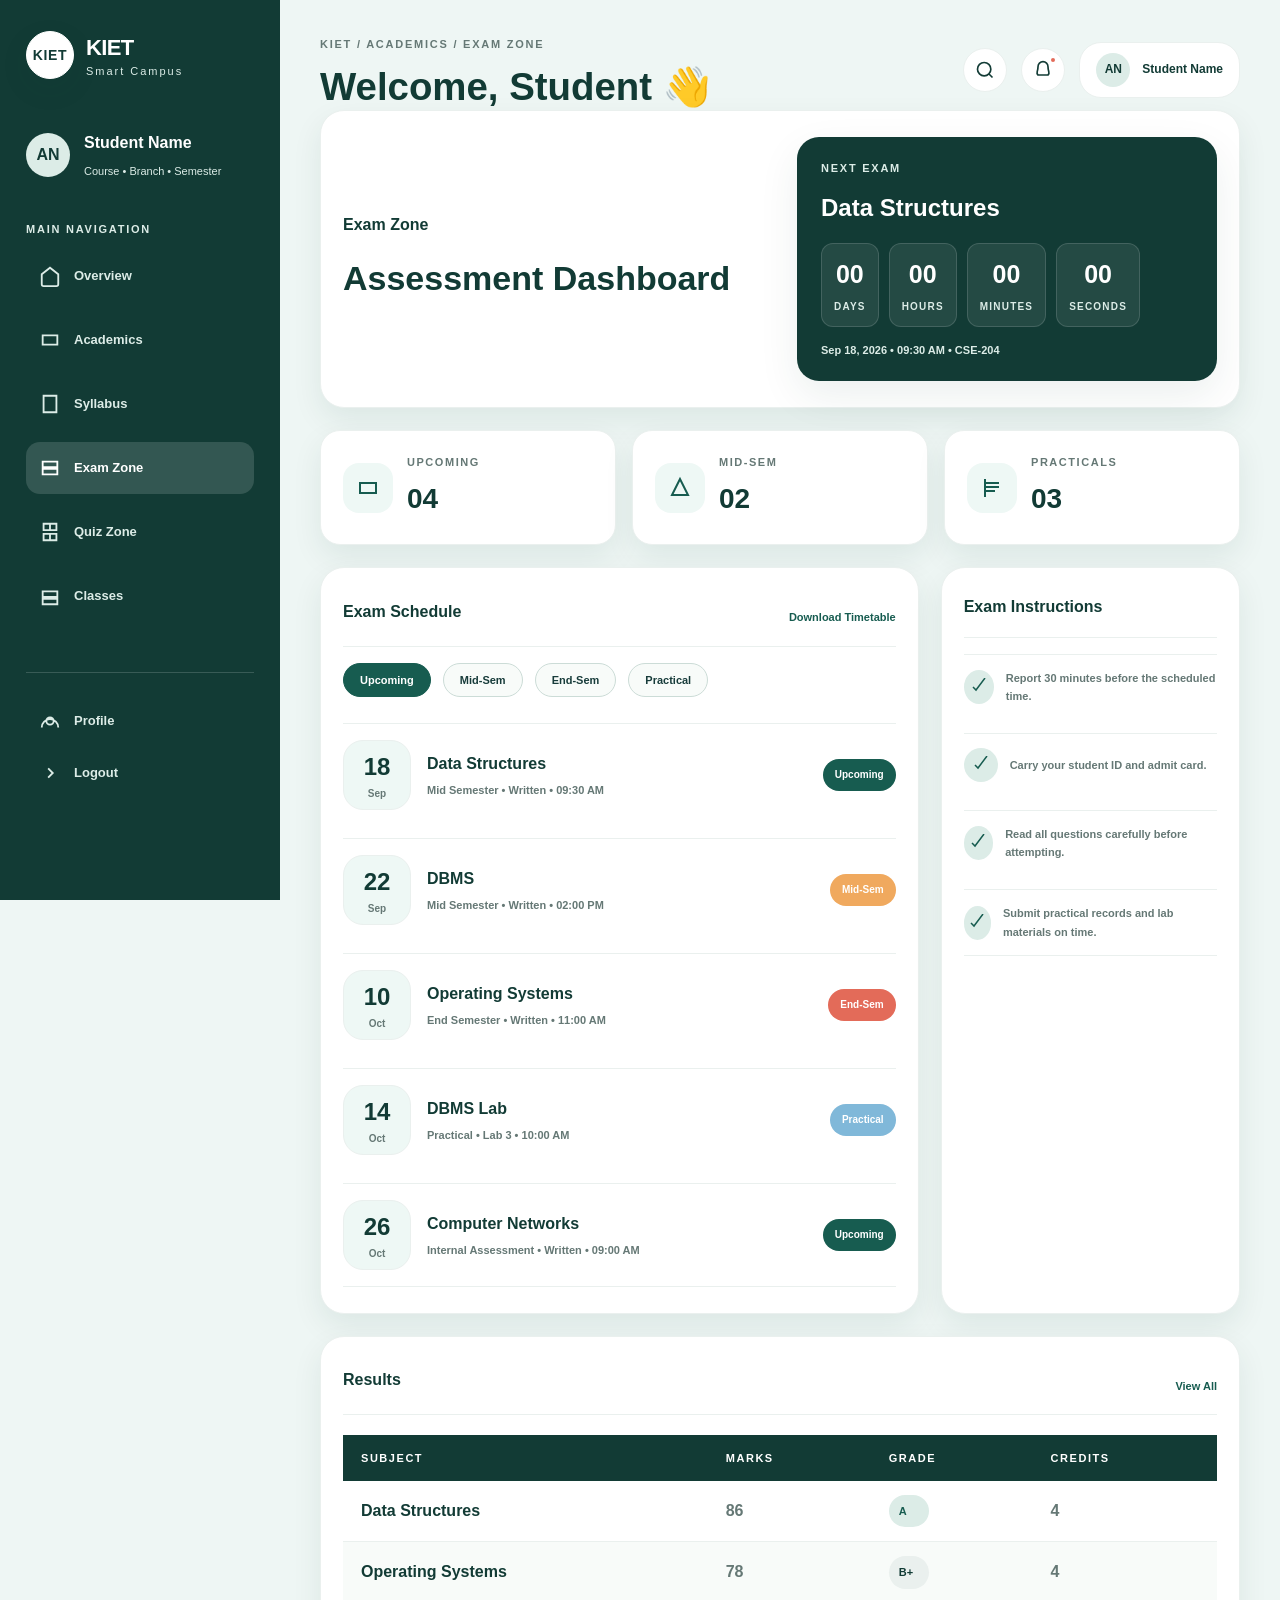
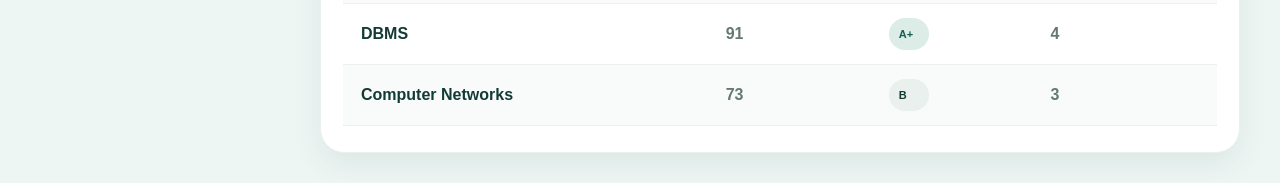
<file: smartcampushub/exam-zone.html>
<!DOCTYPE html>
<html lang="en">
<head>
  <meta charset="UTF-8" />
  <meta name="viewport" content="width=device-width, initial-scale=1.0" />
  <title>Exam Zone | SMART STUDENT CAMPUS HUB</title>
  <link rel="stylesheet" href="css/style.css" />
</head>
<body class="dashboard-body">
  <div class="dashboard-page">
    <aside class="sidebar">
      <div class="sidebar-brand">
        <a class="brand" href="index.html">
          <span class="brand-icon"><span class="brand-icon-inner">KIET</span></span>
          <span class="brand-text">
            <span class="brand-title">KIET</span>
            <span class="brand-subtitle">Smart Campus</span>
          </span>
        </a>
      </div>

      <div class="sidebar-user">
        <div class="user-avatar" id="sidebarAvatar">AN</div>
        <div>
          <span class="user-name" id="sidebarStudentName">Student Name</span>
          <span class="user-meta" id="sidebarStudentMeta">Course • Branch • Semester</span>
        </div>
      </div>

      <nav class="sidebar-nav">
        <span class="nav-title">Main Navigation</span>
        <a class="side-link" href="dashboard.html">
          <span class="side-icon">
            <svg viewBox="0 0 24 24" aria-hidden="true">
              <path d="M3 10l9-7 9 7v11a2 2 0 0 1-2 2H5a2 2 0 0 1-2-2z" fill="none" stroke="currentColor" stroke-width="2" />
            </svg>
          </span>
          <span>Overview</span>
        </a>
        <a class="side-link" href="academics.html">
          <span class="side-icon">
            <svg viewBox="0 0 24 24" aria-hidden="true">
              <path d="M4 7h16v10H4z" fill="none" stroke="currentColor" stroke-width="2" />
            </svg>
          </span>
          <span>Academics</span>
        </a>
        <a class="side-link" href="syllabus.html">
          <span class="side-icon">
            <svg viewBox="0 0 24 24" aria-hidden="true">
              <path d="M5 3h14v18H5z" fill="none" stroke="currentColor" stroke-width="2" />
            </svg>
          </span>
          <span>Syllabus</span>
        </a>
        <a class="side-link active" href="exam-zone.html">
          <span class="side-icon">
            <svg viewBox="0 0 24 24" aria-hidden="true">
              <path d="M4 5h16v6H4zM4 13h16v6H4z" fill="none" stroke="currentColor" stroke-width="2" />
            </svg>
          </span>
          <span>Exam Zone</span>
        </a>
        <a class="side-link" href="quiz-zone.html">
          <span class="side-icon">
            <svg viewBox="0 0 24 24" aria-hidden="true">
              <path d="M5 3h7v7H5zM12 3h7v7h-7zM5 14h7v7H5zM12 14h7v7h-7z" fill="none" stroke="currentColor" stroke-width="2" />
            </svg>
          </span>
          <span>Quiz Zone</span>
        </a>
        <a class="side-link" href="syllabus.html">
          <span class="side-icon">
            <svg viewBox="0 0 24 24" aria-hidden="true">
              <path d="M4 7h16v6H4zM4 15h16v6H4z" fill="none" stroke="currentColor" stroke-width="2" />
            </svg>
          </span>
          <span>Classes</span>
        </a>
      </nav>

      <div class="sidebar-footer">
        <a class="side-link" href="dashboard.html">
          <span class="side-icon">
            <svg viewBox="0 0 24 24" aria-hidden="true">
              <path d="M12 8a4 4 0 1 0 0 8 4 4 0 0 0 0-8zM3 19a9 9 0 0 1 18 0" fill="none" stroke="currentColor" stroke-width="2" />
            </svg>
          </span>
          <span>Profile</span>
        </a>
        <a class="side-link" id="logoutLink" href="login.html">
          <span class="side-icon">
            <svg viewBox="0 0 24 24" aria-hidden="true">
              <path d="M10 17l5-5-5-5" fill="none" stroke="currentColor" stroke-width="2" />
            </svg>
          </span>
          <span>Logout</span>
        </a>
      </div>
    </aside>

    <section class="dashboard-main">
      <header class="dashboard-topbar">
        <div class="topbar-title">
          <span class="breadcrumb">KIET / Academics / Exam Zone</span>
          <h1 id="welcomeName">Welcome, Student 👋</h1>
        </div>

        <div class="topbar-actions">
          <button class="icon-button" aria-label="Search">
            <svg viewBox="0 0 24 24" aria-hidden="true">
              <path d="M11 19a8 8 0 1 0 0-16 8 8 0 0 0 0 16zM21 21l-4.8-4.8" fill="none" stroke="currentColor" stroke-width="2" />
            </svg>
          </button>
          <button class="icon-button" aria-label="Notifications">
            <svg viewBox="0 0 24 24" aria-hidden="true">
              <path d="M18 8a6 6 0 0 0-12 0c0 7-3 7.5 0 10h12c3-2.5 0-3 0-10z" fill="none" stroke="currentColor" stroke-width="2" />
            </svg>
            <span class="notification-dot"></span>
          </button>
          <div class="user-pills">
            <span class="mini-avatar" id="miniAvatar">AN</span>
            <span class="user-text" id="topbarStudentName">Student Name</span>
          </div>
        </div>
      </header>

      <section class="exam-zone">
        <section class="exam-zone-hero panel">
          <div class="exam-zone-title-wrap">
            <span class="panel-title">Exam Zone</span>
            <h2>Assessment Dashboard</h2>
          </div>
          <div class="countdown-card">
            <span class="countdown-label">Next Exam</span>
            <span class="countdown-title">Data Structures</span>
            <div class="countdown-timer" id="countdownTimer">
              <span><span id="days">00</span><small>Days</small></span>
              <span><span id="hours">00</span><small>Hours</small></span>
              <span><span id="minutes">00</span><small>Minutes</small></span>
              <span><span id="seconds">00</span><small>Seconds</small></span>
            </div>
            <span class="countdown-date">Sep 18, 2026 • 09:30 AM • CSE-204</span>
          </div>
        </section>

        <section class="exam-summary-grid">
          <article class="summary-card">
            <span class="summary-icon">
              <svg viewBox="0 0 24 24" aria-hidden="true">
                <path d="M4 7h16v10H4z" fill="none" stroke="currentColor" stroke-width="2" />
              </svg>
            </span>
            <div>
              <span class="summary-label">Upcoming</span>
              <span class="summary-value">04</span>
            </div>
          </article>
          <article class="summary-card">
            <span class="summary-icon">
              <svg viewBox="0 0 24 24" aria-hidden="true">
                <path d="M4 19L12 3l8 16z" fill="none" stroke="currentColor" stroke-width="2" />
              </svg>
            </span>
            <div>
              <span class="summary-label">Mid-Sem</span>
              <span class="summary-value">02</span>
            </div>
          </article>
          <article class="summary-card">
            <span class="summary-icon">
              <svg viewBox="0 0 24 24" aria-hidden="true">
                <path d="M5 3v18M5 7h14M5 11h14M5 15h10" fill="none" stroke="currentColor" stroke-width="2" />
              </svg>
            </span>
            <div>
              <span class="summary-label">Practicals</span>
              <span class="summary-value">03</span>
            </div>
          </article>
        </section>

        <section class="exam-grid">
          <section class="panel exam-main-panel">
            <div class="panel-heading">
              <span class="panel-title">Exam Schedule</span>
              <span class="panel-action">
                <a class="text-link" href="syllabus.html">Download Timetable</a>
              </span>
            </div>

            <div class="exam-type-tabs">
              <button class="exam-tab active" type="button" data-exam-type="upcoming">Upcoming</button>
              <button class="exam-tab" type="button" data-exam-type="mid-sem">Mid-Sem</button>
              <button class="exam-tab" type="button" data-exam-type="end-sem">End-Sem</button>
              <button class="exam-tab" type="button" data-exam-type="practical">Practical</button>
            </div>

            <div class="exam-list-wrap">
              <div class="exam-row-item" data-exam-category="upcoming">
                <span class="exam-date-block">
                  <span class="exam-day">18</span>
                  <span class="exam-month">Sep</span>
                </span>
                <div class="exam-detail-block">
                  <span class="exam-heading">Data Structures</span>
                  <span class="exam-subheading">Mid Semester • Written • 09:30 AM</span>
                </div>
                <span class="exam-category-tag upcoming">Upcoming</span>
              </div>

              <div class="exam-row-item" data-exam-category="mid-sem">
                <span class="exam-date-block">
                  <span class="exam-day">22</span>
                  <span class="exam-month">Sep</span>
                </span>
                <div class="exam-detail-block">
                  <span class="exam-heading">DBMS</span>
                  <span class="exam-subheading">Mid Semester • Written • 02:00 PM</span>
                </div>
                <span class="exam-category-tag mid">Mid-Sem</span>
              </div>

              <div class="exam-row-item" data-exam-category="end-sem">
                <span class="exam-date-block">
                  <span class="exam-day">10</span>
                  <span class="exam-month">Oct</span>
                </span>
                <div class="exam-detail-block">
                  <span class="exam-heading">Operating Systems</span>
                  <span class="exam-subheading">End Semester • Written • 11:00 AM</span>
                </div>
                <span class="exam-category-tag end">End-Sem</span>
              </div>

              <div class="exam-row-item" data-exam-category="practical">
                <span class="exam-date-block">
                  <span class="exam-day">14</span>
                  <span class="exam-month">Oct</span>
                </span>
                <div class="exam-detail-block">
                  <span class="exam-heading">DBMS Lab</span>
                  <span class="exam-subheading">Practical • Lab 3 • 10:00 AM</span>
                </div>
                <span class="exam-category-tag practical">Practical</span>
              </div>

              <div class="exam-row-item" data-exam-category="upcoming">
                <span class="exam-date-block">
                  <span class="exam-day">26</span>
                  <span class="exam-month">Oct</span>
                </span>
                <div class="exam-detail-block">
                  <span class="exam-heading">Computer Networks</span>
                  <span class="exam-subheading">Internal Assessment • Written • 09:00 AM</span>
                </div>
                <span class="exam-category-tag upcoming">Upcoming</span>
              </div>
            </div>
          </section>

          <section class="panel exam-side-panel">
            <div class="panel-heading">
              <span class="panel-title">Exam Instructions</span>
            </div>
            <div class="instruction-list">
              <div class="instruction-row">
                <span class="instruction-icon">
                  <svg viewBox="0 0 24 24" aria-hidden="true">
                    <path d="M4 12l4 4L20 0" fill="none" stroke="currentColor" stroke-width="2" />
                  </svg>
                </span>
                <span class="instruction-text">Report 30 minutes before the scheduled time.</span>
              </div>
              <div class="instruction-row">
                <span class="instruction-icon">
                  <svg viewBox="0 0 24 24" aria-hidden="true">
                    <path d="M4 12l4 4L20 0" fill="none" stroke="currentColor" stroke-width="2" />
                  </svg>
                </span>
                <span class="instruction-text">Carry your student ID and admit card.</span>
              </div>
              <div class="instruction-row">
                <span class="instruction-icon">
                  <svg viewBox="0 0 24 24" aria-hidden="true">
                    <path d="M4 12l4 4L20 0" fill="none" stroke="currentColor" stroke-width="2" />
                  </svg>
                </span>
                <span class="instruction-text">Read all questions carefully before attempting.</span>
              </div>
              <div class="instruction-row">
                <span class="instruction-icon">
                  <svg viewBox="0 0 24 24" aria-hidden="true">
                    <path d="M4 12l4 4L20 0" fill="none" stroke="currentColor" stroke-width="2" />
                  </svg>
                </span>
                <span class="instruction-text">Submit practical records and lab materials on time.</span>
              </div>
            </div>
          </section>
        </section>

        <section class="panel results-panel">
          <div class="panel-heading">
            <span class="panel-title">Results</span>
            <span class="panel-action">
              <a class="text-link" href="syllabus.html">View All</a>
            </span>
          </div>

          <div class="result-table-wrapper">
            <table class="result-table">
              <thead>
                <tr>
                  <th>Subject</th>
                  <th>Marks</th>
                  <th>Grade</th>
                  <th>Credits</th>
                </tr>
              </thead>
              <tbody>
                <tr>
                  <td>Data Structures</td>
                  <td>86</td>
                  <td><span class="grade grade-a">A</span></td>
                  <td>4</td>
                </tr>
                <tr>
                  <td>Operating Systems</td>
                  <td>78</td>
                  <td><span class="grade grade-b">B+</span></td>
                  <td>4</td>
                </tr>
                <tr>
                  <td>DBMS</td>
                  <td>91</td>
                  <td><span class="grade grade-a">A+</span></td>
                  <td>4</td>
                </tr>
                <tr>
                  <td>Computer Networks</td>
                  <td>73</td>
                  <td><span class="grade grade-b">B</span></td>
                  <td>3</td>
                </tr>
              </tbody>
            </table>
          </div>
        </section>
      </section>
    </section>
  </div>


</body>
</html>
</file>
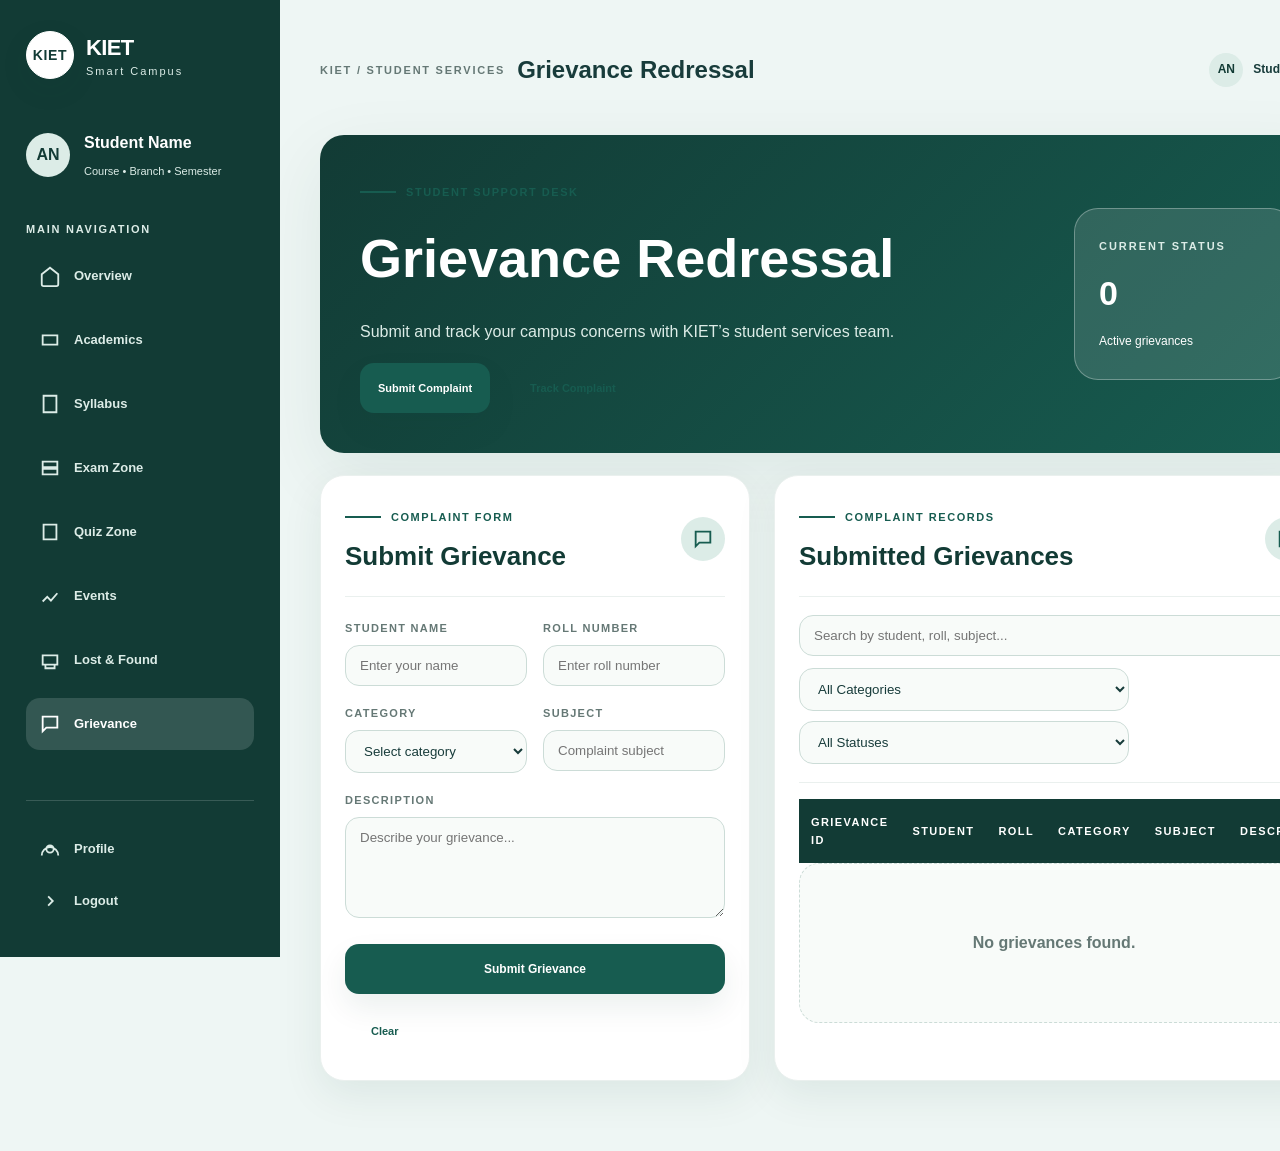
<file: smartcampushub/grievance.html>
<!DOCTYPE html>
<html lang="en">
<head>
  <meta charset="UTF-8" />
  <meta name="viewport" content="width=device-width, initial-scale=1.0" />
  <title>Grievance Redressal | SMART STUDENT CAMPUS HUB</title>
  <link rel="stylesheet" href="css/style.css" />
</head>
<body class="dashboard-body">
  <div class="dashboard-page">
    <aside class="sidebar">
      <div class="sidebar-brand">
        <a class="brand" href="index.html">
          <span class="brand-icon">
            <span class="brand-icon-inner">KIET</span>
          </span>
          <span class="brand-text">
            <span class="brand-title">KIET</span>
            <span class="brand-subtitle">Smart Campus</span>
          </span>
        </a>
      </div>

      <div class="sidebar-user">
        <div class="user-avatar" id="sidebarAvatar">AN</div>
        <div>
          <span class="user-name" id="sidebarStudentName">Student Name</span>
          <span class="user-meta" id="sidebarStudentMeta">Course • Branch • Semester</span>
        </div>
      </div>

      <nav class="sidebar-nav">
        <span class="nav-title">Main Navigation</span>
        <a class="side-link" href="dashboard.html">
          <span class="side-icon">
            <svg viewBox="0 0 24 24" aria-hidden="true">
              <path d="M3 10l9-7 9 7v11a2 2 0 0 1-2 2H5a2 2 0 0 1-2-2z" fill="none" stroke="currentColor" stroke-width="2" />
            </svg>
          </span>
          <span>Overview</span>
        </a>
        <a class="side-link" href="academics.html">
          <span class="side-icon">
            <svg viewBox="0 0 24 24" aria-hidden="true">
              <path d="M4 7h16v10H4z" fill="none" stroke="currentColor" stroke-width="2" />
            </svg>
          </span>
          <span>Academics</span>
        </a>
        <a class="side-link" href="syllabus.html">
          <span class="side-icon">
            <svg viewBox="0 0 24 24" aria-hidden="true">
              <path d="M5 3h14v18H5z" fill="none" stroke="currentColor" stroke-width="2" />
            </svg>
          </span>
          <span>Syllabus</span>
        </a>
        <a class="side-link" href="exam-zone.html">
          <span class="side-icon">
            <svg viewBox="0 0 24 24" aria-hidden="true">
              <path d="M4 5h16v6H4zM4 13h16v6H4z" fill="none" stroke="currentColor" stroke-width="2" />
            </svg>
          </span>
          <span>Exam Zone</span>
        </a>
        <a class="side-link" href="quiz-zone.html">
          <span class="side-icon">
            <svg viewBox="0 0 24 24" aria-hidden="true">
              <path d="M5 4h14v16H5z" fill="none" stroke="currentColor" stroke-width="2" />
            </svg>
          </span>
          <span>Quiz Zone</span>
        </a>
        <a class="side-link" href="events.html">
          <span class="side-icon">
            <svg viewBox="0 0 24 24" aria-hidden="true">
              <path d="M4 18l5-5 4 4 7-8" fill="none" stroke="currentColor" stroke-width="2" />
            </svg>
          </span>
          <span>Events</span>
        </a>
        <a class="side-link" href="lost-found.html">
          <span class="side-icon">
            <svg viewBox="0 0 24 24" aria-hidden="true">
              <path d="M4 7h16v10H4zM7 17h10v4H7z" fill="none" stroke="currentColor" stroke-width="2" />
            </svg>
          </span>
          <span>Lost &amp; Found</span>
        </a>
        <a class="side-link active" href="grievance.html">
          <span class="side-icon">
            <svg viewBox="0 0 24 24" aria-hidden="true">
              <path d="M4 4h16v12H8l-4 4z" fill="none" stroke="currentColor" stroke-width="2" />
            </svg>
          </span>
          <span>Grievance</span>
        </a>
      </nav>

      <div class="sidebar-footer">
        <a class="side-link" href="dashboard.html">
          <span class="side-icon">
            <svg viewBox="0 0 24 24" aria-hidden="true">
              <path d="M12 8a4 4 0 1 0 0 8 4 4 0 0 0 0-8zM3 19a9 9 0 0 1 18 0" fill="none" stroke="currentColor" stroke-width="2" />
            </svg>
          </span>
          <span>Profile</span>
        </a>
        <a class="side-link" id="logoutLink" href="login.html">
          <span class="side-icon">
            <svg viewBox="0 0 24 24" aria-hidden="true">
              <path d="M10 17l5-5-5-5" fill="none" stroke="currentColor" stroke-width="2" />
            </svg>
          </span>
          <span>Logout</span>
        </a>
      </div>
    </aside>

    <section class="dashboard-main">
      <header class="dashboard-topbar">
        <div class="topbar-left">
          <span class="breadcrumb">KIET / Student Services</span>
          <h1 class="page-title">Grievance Redressal</h1>
        </div>
        <div class="topbar-right">
          <span class="topbar-date" id="todayDate"></span>
          <span class="topbar-user">
            <span class="user-avatar mini-avatar" id="miniAvatar">AN</span>
            <span class="topbar-name" id="topbarStudentName">Student Name</span>
          </span>
        </div>
      </header>

      <main class="grievance-page">
        <section class="grievance-banner">
          <div class="grievance-banner-content">
            <span class="section-kicker">Student Support Desk</span>
            <h1>Grievance Redressal</h1>
            <p class="page-intro">Submit and track your campus concerns with KIET’s student services team.</p>
            <div class="grievance-header-actions">
              <a class="btn btn-primary" href="#grievanceForm">Submit Complaint</a>
              <a class="btn btn-secondary" href="#grievanceTable">Track Complaint</a>
            </div>
          </div>
          <aside class="grievance-spotlight">
            <span class="spotlight-label">Current Status</span>
            <span class="spotlight-value" id="grievanceCount">0</span>
            <span class="spotlight-text">Active grievances</span>
          </aside>
        </section>

        <section class="grievance-layout">
          <section class="grievance-panel grievance-form-panel">
            <div class="panel-heading">
              <div>
                <span class="section-kicker">Complaint Form</span>
                <h2>Submit Grievance</h2>
              </div>
              <span class="panel-icon">
                <svg viewBox="0 0 24 24" aria-hidden="true">
                  <path d="M4 4h16v12H8l-4 4z" fill="none" stroke="currentColor" stroke-width="2" />
                </svg>
              </span>
            </div>

            <form class="grievance-form" id="grievanceForm">
              <div class="form-row two-col">
                <div>
                  <label for="studentName">Student Name</label>
                  <input type="text" id="studentName" name="studentName" placeholder="Enter your name" required />
                </div>
                <div>
                  <label for="rollNumber">Roll Number</label>
                  <input type="text" id="rollNumber" name="rollNumber" placeholder="Enter roll number" required />
                </div>
              </div>

              <div class="form-row two-col">
                <div>
                  <label for="category">Category</label>
                  <select id="category" name="category" required>
                    <option value="">Select category</option>
                    <option value="Academic">Academic</option>
                    <option value="Hostel">Hostel</option>
                    <option value="Library">Library</option>
                    <option value="Infrastructure">Infrastructure</option>
                    <option value="Faculty">Faculty</option>
                    <option value="Transport">Transport</option>
                    <option value="Other">Other</option>
                  </select>
                </div>
                <div>
                  <label for="subject">Subject</label>
                  <input type="text" id="subject" name="subject" placeholder="Complaint subject" required />
                </div>
              </div>

              <div class="form-row">
                <label for="description">Description</label>
                <textarea id="description" name="description" rows="5" placeholder="Describe your grievance..." required></textarea>
              </div>

              <div class="form-actions">
                <button class="btn btn-primary submit-btn" type="submit">Submit Grievance</button>
                <button class="btn btn-secondary" type="reset">Clear</button>
              </div>

              <div class="grievance-message" id="grievanceMessage"></div>
            </form>
          </section>

          <section class="grievance-panel grievance-table-panel">
            <div class="panel-heading">
              <div>
                <span class="section-kicker">Complaint Records</span>
                <h2>Submitted Grievances</h2>
              </div>
              <span class="panel-icon">
                <svg viewBox="0 0 24 24" aria-hidden="true">
                  <path d="M4 4h16v16H4z" fill="none" stroke="currentColor" stroke-width="2" />
                </svg>
              </span>
            </div>

            <div class="grievance-filter-tools">
              <div class="table-search-wrap">
                <input type="search" id="grievanceSearch" placeholder="Search by student, roll, subject..." />
              </div>
              <div class="table-filter-row">
                <select id="grievanceCategoryFilter">
                  <option value="All">All Categories</option>
                  <option value="Academic">Academic</option>
                  <option value="Hostel">Hostel</option>
                  <option value="Library">Library</option>
                  <option value="Infrastructure">Infrastructure</option>
                  <option value="Faculty">Faculty</option>
                  <option value="Transport">Transport</option>
                  <option value="Other">Other</option>
                </select>
                <select id="grievanceStatusFilter">
                  <option value="All">All Statuses</option>
                  <option value="Submitted">Submitted</option>
                  <option value="Under Review">Under Review</option>
                  <option value="In Progress">In Progress</option>
                  <option value="Resolved">Resolved</option>
                </select>
              </div>
            </div>

            <div class="table-wrapper">
              <table class="grievance-table" id="grievanceTable">
                <thead>
                  <tr>
                    <th>Grievance ID</th>
                    <th>Student</th>
                    <th>Roll</th>
                    <th>Category</th>
                    <th>Subject</th>
                    <th>Description</th>
                    <th>Status</th>
                    <th>Date</th>
                  </tr>
                </thead>
                <tbody id="grievanceTableBody"></tbody>
              </table>
              <div class="empty-state" id="emptyState" hidden>No grievances found.</div>
            </div>
          </section>
        </section>
      </main>
    </section>
  </div>


</body>
</html>
</html>
</file>
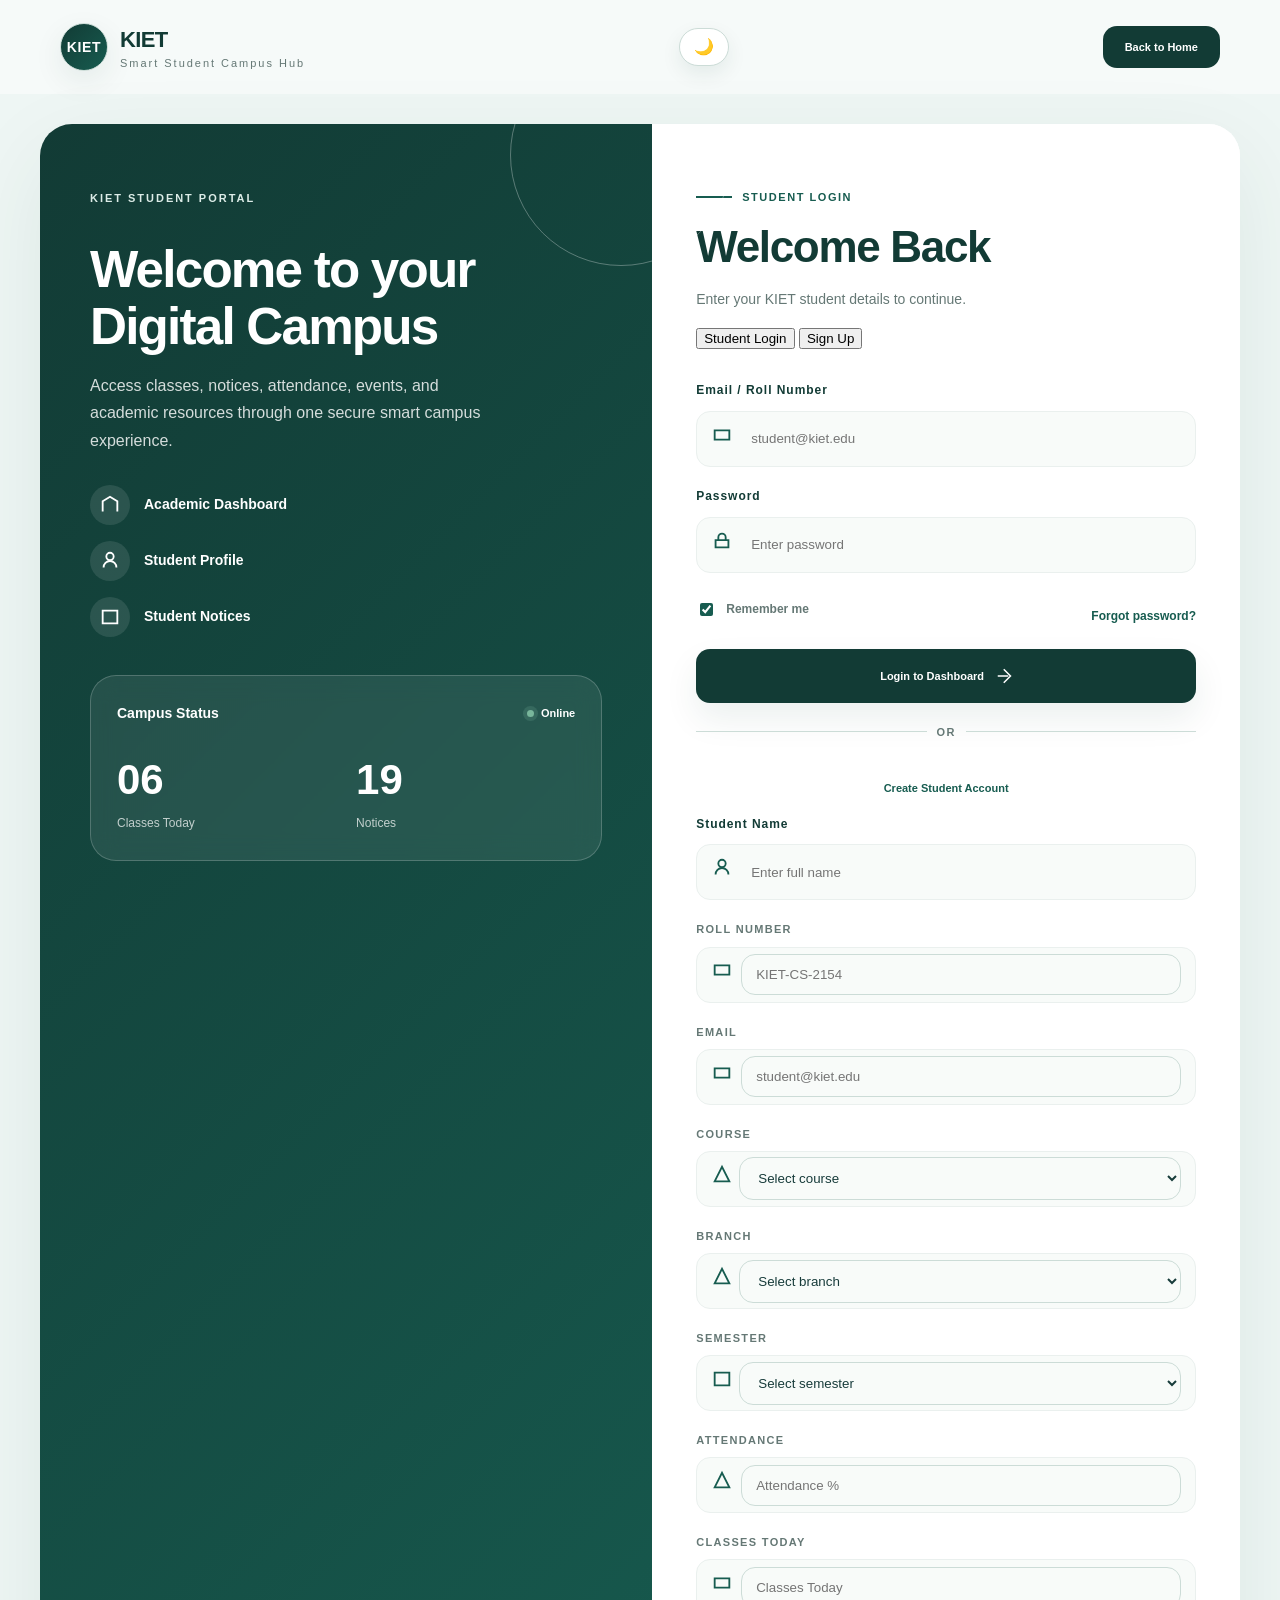
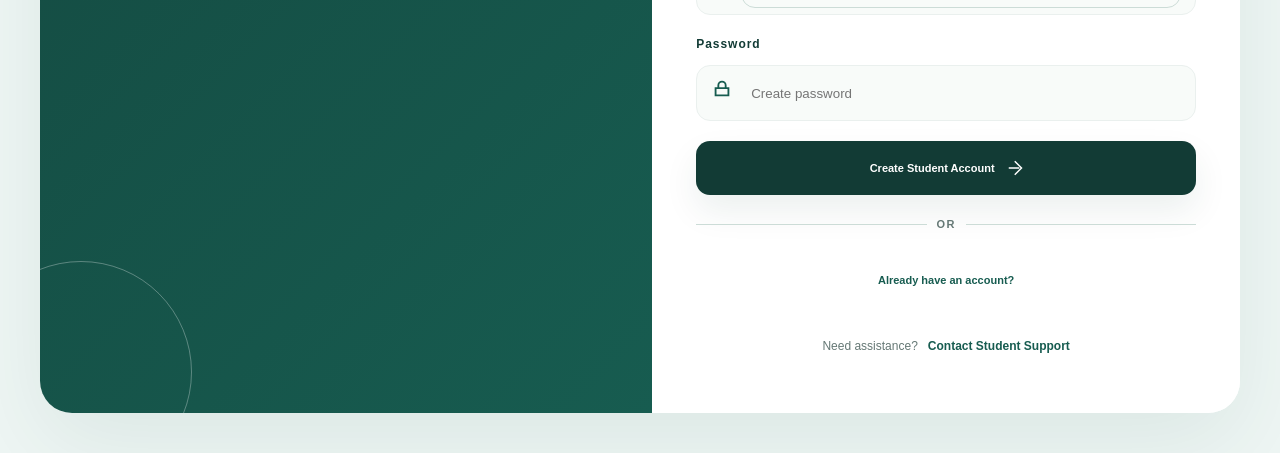
<file: smartcampushub/login.html>
<!DOCTYPE html>
<html lang="en">
<head>
  <meta charset="UTF-8" />
  <meta name="viewport" content="width=device-width, initial-scale=1.0" />
  <title>Student Login | SMART STUDENT CAMPUS HUB</title>
  <link rel="stylesheet" href="css/style.css" />
</head>
<body class="login-body">
  <div class="login-page-wrap">
    <header class="login-header">
      <a class="brand" href="index.html" aria-label="KIET Smart Campus Hub">
        <span class="brand-icon">
          <span class="brand-icon-inner">KIET</span>
        </span>
        <span class="brand-text">
          <span class="brand-title">KIET</span>
          <span class="brand-subtitle">Smart Student Campus Hub</span>
        </span>
      </a>
      <button class="theme-toggle" id="themeToggle" type="button" aria-label="Toggle dark mode">
        <span class="theme-toggle-icon" id="themeToggleIcon">🌙</span>
      </button>
      <a class="btn btn-login-home" href="index.html">Back to Home</a>
    </header>

    <main class="login-layout">
      <section class="login-visual">
        <div class="login-visual-content">
          <span class="login-kicker">KIET Student Portal</span>
          <h1>Welcome to your Digital Campus</h1>
          <p>
            Access classes, notices, attendance, events, and academic resources
            through one secure smart campus experience.
          </p>

          <div class="login-feature-list">
            <div class="login-feature">
              <span class="login-feature-icon">
                <svg viewBox="0 0 24 24" aria-hidden="true">
                  <path d="M4 19V8l8-5 8 5v11" fill="none" stroke="currentColor" stroke-width="2" />
                </svg>
              </span>
              <span>Academic Dashboard</span>
            </div>
            <div class="login-feature">
              <span class="login-feature-icon">
                <svg viewBox="0 0 24 24" aria-hidden="true">
                  <path d="M5 19a7 7 0 0 1 14 0" fill="none" stroke="currentColor" stroke-width="2" />
                  <circle cx="12" cy="7" r="4" fill="none" stroke="currentColor" stroke-width="2" />
                </svg>
              </span>
              <span>Student Profile</span>
            </div>
            <div class="login-feature">
              <span class="login-feature-icon">
                <svg viewBox="0 0 24 24" aria-hidden="true">
                  <path d="M4 5h16v14H4z" fill="none" stroke="currentColor" stroke-width="2" />
                </svg>
              </span>
              <span>Student Notices</span>
            </div>
          </div>

          <div class="login-card-preview">
            <div class="preview-top">
              <span class="preview-title">Campus Status</span>
              <span class="preview-live">
                <span class="live-dot"></span>
                Online
              </span>
            </div>
            <div class="preview-data">
              <div>
                <span class="preview-number">06</span>
                <span class="preview-label">Classes Today</span>
              </div>
              <div>
                <span class="preview-number">19</span>
                <span class="preview-label">Notices</span>
              </div>
            </div>
          </div>
        </div>
      </section>

      <section class="login-panel">
        <div class="login-form-wrap">
          <div class="login-form-header">
            <span class="section-kicker light-kicker">Student Login</span>
            <h2>Welcome Back</h2>
            <p>Enter your KIET student details to continue.</p>
          </div>

          <div class="auth-tabs">
            <button class="auth-tab active" type="button" data-auth-tab="login">Student Login</button>
            <button class="auth-tab" type="button" data-auth-tab="signup">Sign Up</button>
          </div>

          <div class="auth-forms">
            <form class="login-form auth-form active" id="loginForm" novalidate>
              <div class="form-group">
                <label for="emailRoll">Email / Roll Number</label>
                <div class="input-with-icon">
                  <span class="input-icon">
                    <svg viewBox="0 0 24 24" aria-hidden="true">
                      <path d="M4 7h16v10H4z" fill="none" stroke="currentColor" stroke-width="2" />
                    </svg>
                  </span>
                  <input type="text" id="emailRoll" name="emailRoll" placeholder="student@kiet.edu" required />
                </div>
              </div>

              <div class="form-group">
                <label for="password">Password</label>
                <div class="input-with-icon">
                  <span class="input-icon">
                    <svg viewBox="0 0 24 24" aria-hidden="true">
                      <path d="M5 11h14v8H5z" fill="none" stroke="currentColor" stroke-width="2" />
                      <path d="M8 11V8a4 4 0 0 1 8 0v3" fill="none" stroke="currentColor" stroke-width="2" />
                    </svg>
                  </span>
                  <input type="password" id="password" name="password" placeholder="Enter password" required />
                </div>
              </div>

              <div class="login-options">
                <label class="check-row">
                  <input type="checkbox" id="rememberMe" name="remember" checked />
                  <span>Remember me</span>
                </label>
                <a class="text-link" href="login.html">Forgot password?</a>
              </div>

              <div id="loginMessage" class="auth-message" role="status" aria-live="polite"></div>

              <button class="btn btn-login-submit" type="submit">
                Login to Dashboard
                <svg viewBox="0 0 24 24" aria-hidden="true">
                  <path d="M5 12h14M13 3l9 9-9 9" fill="none" stroke="currentColor" stroke-width="2" />
                </svg>
              </button>

              <div class="divider">
                <span>or</span>
              </div>

              <button class="btn btn-outline-form" type="button" id="showSignup">
                Create Student Account
              </button>
            </form>

            <form class="signup-form auth-form" id="signupForm" novalidate>
              <div class="form-group">
                <label for="studentName">Student Name</label>
                <div class="input-with-icon">
                  <span class="input-icon">
                    <svg viewBox="0 0 24 24" aria-hidden="true">
                      <path d="M5 19a7 7 0 0 1 14 0" fill="none" stroke="currentColor" stroke-width="2" />
                      <circle cx="12" cy="7" r="4" fill="none" stroke="currentColor" stroke-width="2" />
                    </svg>
                  </span>
                  <input type="text" id="studentName" name="studentName" placeholder="Enter full name" required />
                </div>
              </div>

              <div class="form-row">
                <div class="form-group">
                  <label for="rollNumber">Roll Number</label>
                  <div class="input-with-icon">
                    <span class="input-icon">
                      <svg viewBox="0 0 24 24" aria-hidden="true">
                        <path d="M4 7h16v10H4z" fill="none" stroke="currentColor" stroke-width="2" />
                      </svg>
                    </span>
                    <input type="text" id="rollNumber" name="rollNumber" placeholder="KIET-CS-2154" required />
                  </div>
                </div>

                <div class="form-group">
                  <label for="signupEmail">Email</label>
                  <div class="input-with-icon">
                    <span class="input-icon">
                      <svg viewBox="0 0 24 24" aria-hidden="true">
                        <path d="M4 7h16v10H4z" fill="none" stroke="currentColor" stroke-width="2" />
                      </svg>
                    </span>
                    <input type="email" id="signupEmail" name="signupEmail" placeholder="student@kiet.edu" required />
                  </div>
                </div>
              </div>

              <div class="form-row">
                <div class="form-group">
                  <label for="course">Course</label>
                  <div class="input-with-icon">
                    <span class="input-icon">
                      <svg viewBox="0 0 24 24" aria-hidden="true">
                        <path d="M4 19L12 3l8 16z" fill="none" stroke="currentColor" stroke-width="2" />
                      </svg>
                    </span>
                    <select id="course" name="course" required>
                      <option value="">Select course</option>
                      <option value="B.Tech">B.Tech</option>
                      <option value="MCA">MCA</option>
                      <option value="BBA">BBA</option>
                      <option value="MBA">MBA</option>
                    </select>
                  </div>
                </div>

                <div class="form-group">
                  <label for="branch">Branch</label>
                  <div class="input-with-icon">
                    <span class="input-icon">
                      <svg viewBox="0 0 24 24" aria-hidden="true">
                        <path d="M4 19L12 3l8 16z" fill="none" stroke="currentColor" stroke-width="2" />
                      </svg>
                    </span>
                    <select id="branch" name="branch" required>
                      <option value="">Select branch</option>
                      <option value="CSE">Computer Science & Engineering</option>
                      <option value="IT">Information Technology</option>
                      <option value="ECE">Electronics & Communication Engineering</option>
                      <option value="ME">Mechanical Engineering</option>
                      <option value="EE">Electrical Engineering</option>
                      <option value="Civil">Civil Engineering</option>
                      <option value="Computer Applications">Computer Applications</option>
                    </select>
                  </div>
                </div>
              </div>

              <div class="form-row">
                <div class="form-group">
                  <label for="semester">Semester</label>
                  <div class="input-with-icon">
                    <span class="input-icon">
                      <svg viewBox="0 0 24 24" aria-hidden="true">
                        <path d="M4 5h16v14H4z" fill="none" stroke="currentColor" stroke-width="2" />
                      </svg>
                    </span>
                    <select id="semester" name="semester" required>
                      <option value="">Select semester</option>
                      <option value="Semester 1">Semester 1</option>
                      <option value="Semester 2">Semester 2</option>
                      <option value="Semester 3">Semester 3</option>
                      <option value="Semester 4">Semester 4</option>
                      <option value="Semester 5">Semester 5</option>
                      <option value="Semester 6">Semester 6</option>
                      <option value="Semester 7">Semester 7</option>
                      <option value="Semester 8">Semester 8</option>
                    </select>
                  </div>
                </div>

                <div class="form-group">
                  <label for="attendance">Attendance</label>
                  <div class="input-with-icon">
                    <span class="input-icon">
                      <svg viewBox="0 0 24 24" aria-hidden="true">
                        <path d="M4 19L12 3l8 16z" fill="none" stroke="currentColor" stroke-width="2" />
                      </svg>
                    </span>
                    <input type="number" id="attendance" name="attendance" min="0" max="100" placeholder="Attendance %" required />
                  </div>
                </div>
              </div>

              <div class="form-row">
                <div class="form-group">
                  <label for="classesToday">Classes Today</label>
                  <div class="input-with-icon">
                    <span class="input-icon">
                      <svg viewBox="0 0 24 24" aria-hidden="true">
                        <path d="M4 7h16v10H4z" fill="none" stroke="currentColor" stroke-width="2" />
                      </svg>
                    </span>
                    <input type="number" id="classesToday" name="classesToday" min="0" max="10" placeholder="Classes Today" required />
                  </div>
                </div>
              </div>

              <div class="form-group">
                <label for="signupPassword">Password</label>
                <div class="input-with-icon">
                  <span class="input-icon">
                    <svg viewBox="0 0 24 24" aria-hidden="true">
                      <path d="M5 11h14v8H5z" fill="none" stroke="currentColor" stroke-width="2" />
                      <path d="M8 11V8a4 4 0 0 1 8 0v3" fill="none" stroke="currentColor" stroke-width="2" />
                    </svg>
                  </span>
                  <input type="password" id="signupPassword" name="signupPassword" placeholder="Create password" required />
                </div>
              </div>

              <div id="signupMessage" class="auth-message" role="status" aria-live="polite"></div>

              <button class="btn btn-login-submit" type="submit">
                Create Student Account
                <svg viewBox="0 0 24 24" aria-hidden="true">
                  <path d="M5 12h14M13 3l9 9-9 9" fill="none" stroke="currentColor" stroke-width="2" />
                </svg>
              </button>

              <div class="divider">
                <span>or</span>
              </div>

              <button class="btn btn-outline-form" type="button" id="showLogin">
                Already have an account?
              </button>
            </form>
          </div>

          <div class="login-footer">
            <span>Need assistance?</span>
            <a href="grievance.html">Contact Student Support</a>
          </div>
        </div>
      </section>
    </main>
  </div>


</body>
</html>
</file>
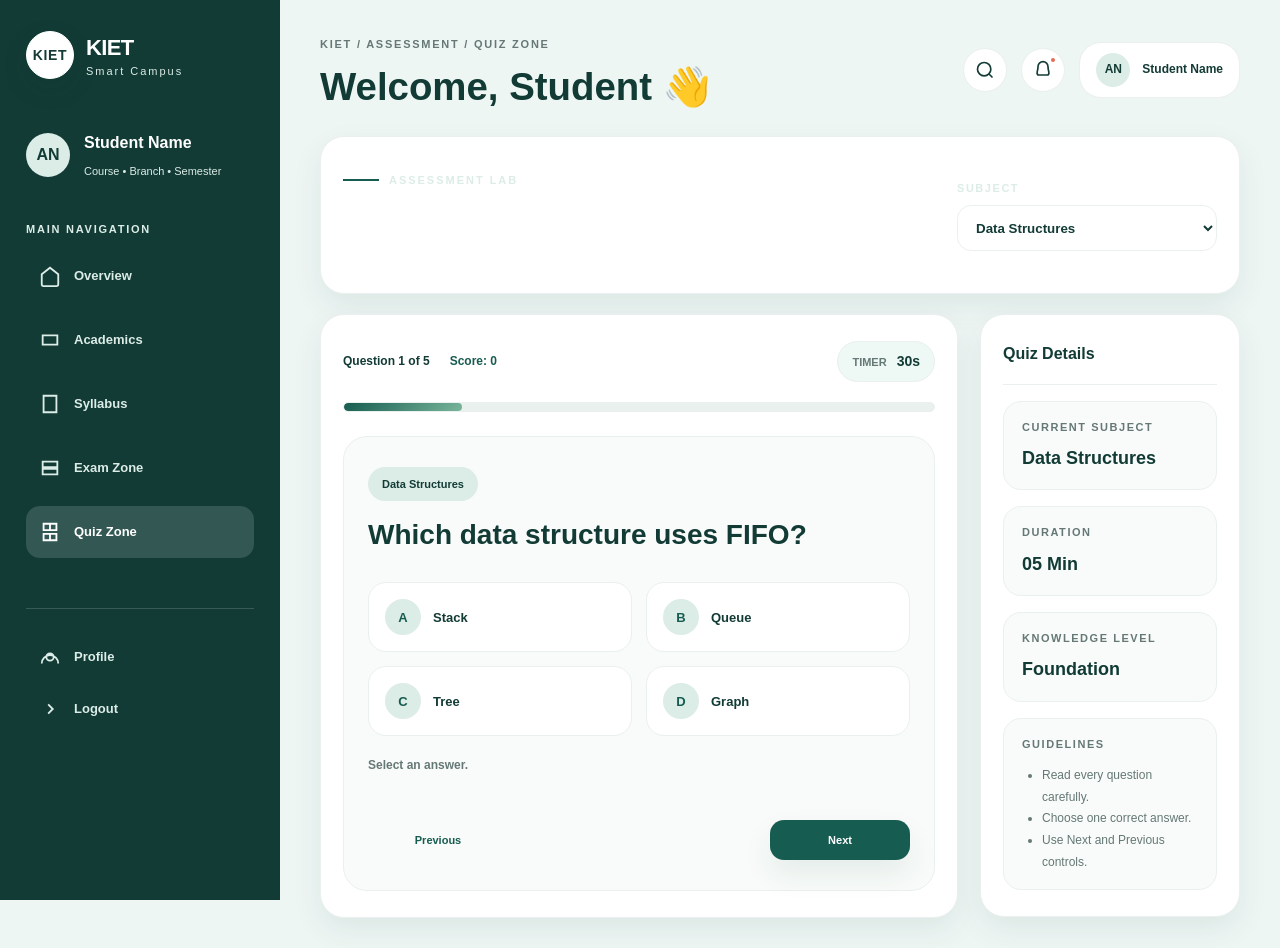
<file: smartcampushub/quiz-zone.html>
<!DOCTYPE html>
<html lang="en">
<head>
  <meta charset="UTF-8" />
  <meta name="viewport" content="width=device-width, initial-scale=1.0" />
  <title>Quiz Zone | SMART STUDENT CAMPUS HUB</title>
  <link rel="stylesheet" href="css/style.css" />
</head>
<body class="dashboard-body">
  <div class="dashboard-page">
    <aside class="sidebar">
      <div class="sidebar-brand">
        <a class="brand" href="index.html">
          <span class="brand-icon"><span class="brand-icon-inner">KIET</span></span>
          <span class="brand-text">
            <span class="brand-title">KIET</span>
            <span class="brand-subtitle">Smart Campus</span>
          </span>
        </a>
      </div>

      <div class="sidebar-user">
        <div class="user-avatar" id="sidebarAvatar">AN</div>
        <div>
          <span class="user-name" id="sidebarStudentName">Student Name</span>
          <span class="user-meta" id="sidebarStudentMeta">Course • Branch • Semester</span>
        </div>
      </div>

      <nav class="sidebar-nav">
        <span class="nav-title">Main Navigation</span>
        <a class="side-link" href="dashboard.html">
          <span class="side-icon">
            <svg viewBox="0 0 24 24" aria-hidden="true">
              <path d="M3 10l9-7 9 7v11a2 2 0 0 1-2 2H5a2 2 0 0 1-2-2z" fill="none" stroke="currentColor" stroke-width="2" />
            </svg>
          </span>
          <span>Overview</span>
        </a>
        <a class="side-link" href="academics.html">
          <span class="side-icon">
            <svg viewBox="0 0 24 24" aria-hidden="true">
              <path d="M4 7h16v10H4z" fill="none" stroke="currentColor" stroke-width="2" />
            </svg>
          </span>
          <span>Academics</span>
        </a>
        <a class="side-link" href="syllabus.html">
          <span class="side-icon">
            <svg viewBox="0 0 24 24" aria-hidden="true">
              <path d="M5 3h14v18H5z" fill="none" stroke="currentColor" stroke-width="2" />
            </svg>
          </span>
          <span>Syllabus</span>
        </a>
        <a class="side-link" href="exam-zone.html">
          <span class="side-icon">
            <svg viewBox="0 0 24 24" aria-hidden="true">
              <path d="M4 5h16v6H4zM4 13h16v6H4z" fill="none" stroke="currentColor" stroke-width="2" />
            </svg>
          </span>
          <span>Exam Zone</span>
        </a>
        <a class="side-link active" href="quiz-zone.html">
          <span class="side-icon">
            <svg viewBox="0 0 24 24" aria-hidden="true">
              <path d="M5 3h7v7H5zM12 3h7v7h-7zM5 14h7v7H5zM12 14h7v7h-7z" fill="none" stroke="currentColor" stroke-width="2" />
            </svg>
          </span>
          <span>Quiz Zone</span>
        </a>
      </nav>

      <div class="sidebar-footer">
        <a class="side-link" href="dashboard.html">
          <span class="side-icon">
            <svg viewBox="0 0 24 24" aria-hidden="true">
              <path d="M12 8a4 4 0 1 0 0 8 4 4 0 0 0 0-8zM3 19a9 9 0 0 1 18 0" fill="none" stroke="currentColor" stroke-width="2" />
            </svg>
          </span>
          <span>Profile</span>
        </a>
        <a class="side-link" id="logoutLink" href="login.html">
          <span class="side-icon">
            <svg viewBox="0 0 24 24" aria-hidden="true">
              <path d="M10 17l5-5-5-5" fill="none" stroke="currentColor" stroke-width="2" />
            </svg>
          </span>
          <span>Logout</span>
        </a>
      </div>
    </aside>

    <section class="dashboard-main">
      <header class="dashboard-topbar">
        <div class="topbar-title">
          <span class="breadcrumb">KIET / Assessment / Quiz Zone</span>
          <h1 id="welcomeName">Welcome, Student 👋</h1>
        </div>

        <div class="topbar-actions">
          <button class="icon-button" aria-label="Search">
            <svg viewBox="0 0 24 24" aria-hidden="true">
              <path d="M11 19a8 8 0 1 0 0-16 8 8 0 0 0 0 16zM21 21l-4.8-4.8" fill="none" stroke="currentColor" stroke-width="2" />
            </svg>
          </button>
          <button class="icon-button" aria-label="Notifications">
            <svg viewBox="0 0 24 24" aria-hidden="true">
              <path d="M18 8a6 6 0 0 0-12 0c0 7-3 7.5 0 10h12c3-2.5 0-3 0-10z" fill="none" stroke="currentColor" stroke-width="2" />
            </svg>
            <span class="notification-dot"></span>
          </button>
          <div class="user-pills">
            <span class="mini-avatar" id="miniAvatar">AN</span>
            <span class="user-text" id="topbarStudentName">Student Name</span>
          </div>
        </div>
      </header>

      <section class="quiz-zone-page">
        <section class="panel quiz-zone-hero">
          <div class="quiz-zone-title-row">
            <div>
              <span class="section-kicker">Assessment Lab</span>
              <h2>Quiz Zone</h2>
            </div>
            <div class="subject-select-wrap">
              <label for="quizSubjectSelect">Subject</label>
              <select id="quizSubjectSelect">
                <option value="Data Structures">Data Structures</option>
                <option value="Java">Java</option>
                <option value="HTML/CSS">HTML/CSS</option>
                <option value="Python">Python</option>
              </select>
            </div>
          </div>
        </section>

        <section class="quiz-layout">
          <section class="panel quiz-wrapper">
            <div class="quiz-header">
              <div class="quiz-meta-left">
                <span class="quiz-counter" id="questionCounter">Question 1 of 5</span>
                <span class="quiz-score" id="quizScore">Score: 0</span>
              </div>
              <div class="quiz-timer-wrap">
                <span class="timer-label">Timer</span>
                <span class="timer-value" id="quizTimer">30s</span>
              </div>
            </div>

            <div class="quiz-progress">
              <div class="quiz-progress-bar">
                <span id="quizProgressBar"></span>
              </div>
            </div>

            <article class="quiz-card">
              <div class="question-category">
                <span class="category-label" id="questionSubject">Data Structures</span>
              </div>

              <div class="question-text-wrap">
                <h3 class="question-text" id="questionText">Which data structure uses FIFO?</h3>
              </div>

              <div class="answers-grid" id="answersGrid">
                <button class="answer-option" type="button" data-answer="0">
                  <span class="answer-index">A</span>
                  <span class="answer-text">Stack</span>
                </button>
                <button class="answer-option" type="button" data-answer="1">
                  <span class="answer-index">B</span>
                  <span class="answer-text">Queue</span>
                </button>
                <button class="answer-option" type="button" data-answer="2">
                  <span class="answer-index">C</span>
                  <span class="answer-text">Tree</span>
                </button>
                <button class="answer-option" type="button" data-answer="3">
                  <span class="answer-index">D</span>
                  <span class="answer-text">Graph</span>
                </button>
              </div>

              <div class="quiz-feedback" id="quizFeedback">Select an answer.</div>

              <div class="quiz-actions">
                <button class="btn btn-secondary btn-small" id="prevQuestion" type="button">Previous</button>
                <button class="btn btn-primary btn-small" id="nextQuestion" type="button">Next</button>
              </div>
            </article>

            <article class="quiz-result-screen" id="quizResultScreen">
              <div class="result-card">
                <span class="result-label">Quiz Complete</span>
                <span class="result-score" id="finalScore">Score: 0 / 5</span>
                <span class="result-message" id="resultMessage">Great effort!</span>
                <button class="btn btn-primary btn-small" id="restartQuiz" type="button">Restart Quiz</button>
              </div>
            </article>
          </section>

          <aside class="panel quiz-aside">
            <div class="panel-heading">
              <span class="panel-title">Quiz Details</span>
            </div>

            <div class="quiz-aside-card">
              <span class="quiz-aside-label">Current Subject</span>
              <span class="quiz-aside-value" id="selectedSubjectName">Data Structures</span>
            </div>

            <div class="quiz-aside-card">
              <span class="quiz-aside-label">Duration</span>
              <span class="quiz-aside-value">05 Min</span>
            </div>

            <div class="quiz-aside-card">
              <span class="quiz-aside-label">Knowledge Level</span>
              <span class="quiz-aside-value">Foundation</span>
            </div>

            <div class="quiz-aside-card">
              <span class="quiz-aside-label">Guidelines</span>
              <ul class="quiz-guide-list">
                <li>Read every question carefully.</li>
                <li>Choose one correct answer.</li>
                <li>Use Next and Previous controls.</li>
              </ul>
            </div>
          </aside>
        </section>
      </section>
    </section>
  </div>


</body>
</html>
</file>
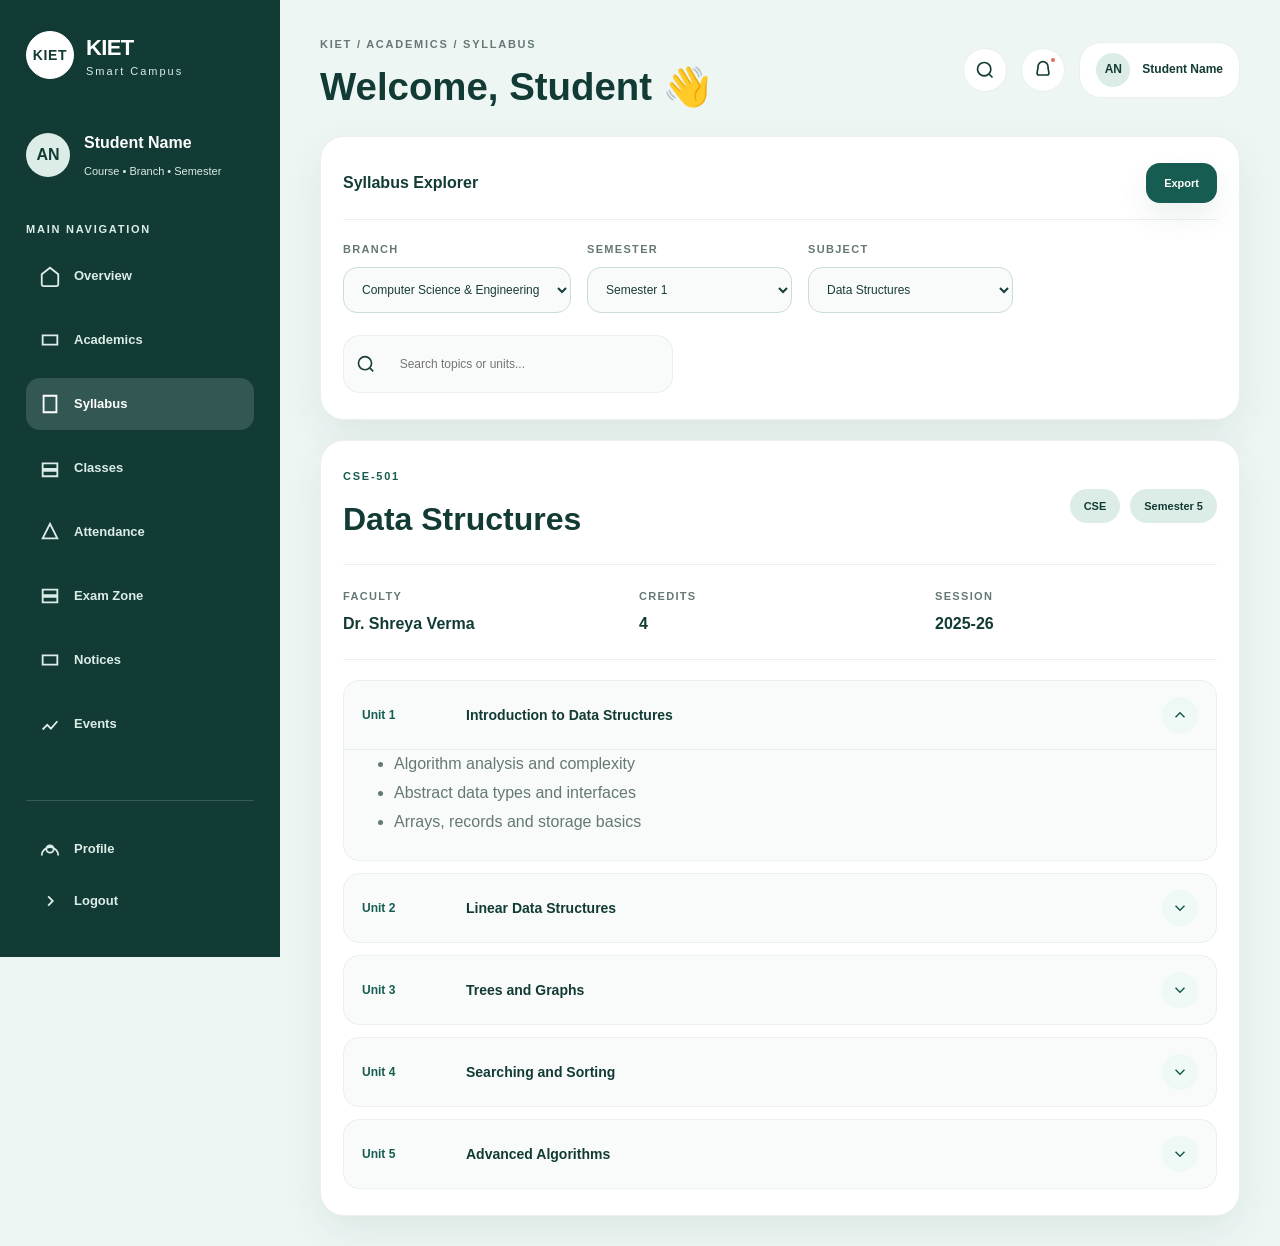
<file: smartcampushub/syllabus.html>
<!DOCTYPE html>
<html lang="en">
<head>
  <meta charset="UTF-8" />
  <meta name="viewport" content="width=device-width, initial-scale=1.0" />
  <title>Syllabus | SMART STUDENT CAMPUS HUB</title>
  <link rel="stylesheet" href="css/style.css" />
</head>
<body class="dashboard-body">
  <div class="dashboard-page">
    <aside class="sidebar">
      <div class="sidebar-brand">
        <a class="brand" href="index.html">
          <span class="brand-icon"><span class="brand-icon-inner">KIET</span></span>
          <span class="brand-text">
            <span class="brand-title">KIET</span>
            <span class="brand-subtitle">Smart Campus</span>
          </span>
        </a>
      </div>

      <div class="sidebar-user">
        <div class="user-avatar" id="sidebarAvatar">AN</div>
        <div>
          <span class="user-name" id="sidebarStudentName">Student Name</span>
          <span class="user-meta" id="sidebarStudentMeta">Course • Branch • Semester</span>
        </div>
      </div>

      <nav class="sidebar-nav">
        <span class="nav-title">Main Navigation</span>
        <a class="side-link" href="dashboard.html">
          <span class="side-icon">
            <svg viewBox="0 0 24 24" aria-hidden="true">
              <path d="M3 10l9-7 9 7v11a2 2 0 0 1-2 2H5a2 2 0 0 1-2-2z" fill="none" stroke="currentColor" stroke-width="2" />
            </svg>
          </span>
          <span>Overview</span>
        </a>
        <a class="side-link" href="academics.html">
          <span class="side-icon">
            <svg viewBox="0 0 24 24" aria-hidden="true">
              <path d="M4 7h16v10H4z" fill="none" stroke="currentColor" stroke-width="2" />
            </svg>
          </span>
          <span>Academics</span>
        </a>
        <a class="side-link active" href="syllabus.html">
          <span class="side-icon">
            <svg viewBox="0 0 24 24" aria-hidden="true">
              <path d="M5 3h14v18H5z" fill="none" stroke="currentColor" stroke-width="2" />
            </svg>
          </span>
          <span>Syllabus</span>
        </a>
        <a class="side-link" href="syllabus.html">
          <span class="side-icon">
            <svg viewBox="0 0 24 24" aria-hidden="true">
              <path d="M4 7h16v6H4zM4 15h16v6H4z" fill="none" stroke="currentColor" stroke-width="2" />
            </svg>
          </span>
          <span>Classes</span>
        </a>
        <a class="side-link" href="exam-zone.html">
          <span class="side-icon">
            <svg viewBox="0 0 24 24" aria-hidden="true">
              <path d="M4 19L12 3l8 16z" fill="none" stroke="currentColor" stroke-width="2" />
            </svg>
          </span>
          <span>Attendance</span>
        </a>
        <a class="side-link" href="exam-zone.html">
          <span class="side-icon">
            <svg viewBox="0 0 24 24" aria-hidden="true">
              <path d="M4 5h16v6H4zM4 13h16v6H4z" fill="none" stroke="currentColor" stroke-width="2" />
            </svg>
          </span>
          <span>Exam Zone</span>
        </a>
        <a class="side-link" href="dashboard.html">
          <span class="side-icon">
            <svg viewBox="0 0 24 24" aria-hidden="true">
              <path d="M4 7h16v10H4z" fill="none" stroke="currentColor" stroke-width="2" />
            </svg>
          </span>
          <span>Notices</span>
        </a>
        <a class="side-link" href="events.html">
          <span class="side-icon">
            <svg viewBox="0 0 24 24" aria-hidden="true">
              <path d="M4 18l5-5 4 4 7-8" fill="none" stroke="currentColor" stroke-width="2" />
            </svg>
          </span>
          <span>Events</span>
        </a>
      </nav>

      <div class="sidebar-footer">
        <a class="side-link" href="dashboard.html">
          <span class="side-icon">
            <svg viewBox="0 0 24 24" aria-hidden="true">
              <path d="M12 8a4 4 0 1 0 0 8 4 4 0 0 0 0-8zM3 19a9 9 0 0 1 18 0" fill="none" stroke="currentColor" stroke-width="2" />
            </svg>
          </span>
          <span>Profile</span>
        </a>
        <a class="side-link" id="logoutLink" href="login.html">
          <span class="side-icon">
            <svg viewBox="0 0 24 24" aria-hidden="true">
              <path d="M10 17l5-5-5-5" fill="none" stroke="currentColor" stroke-width="2" />
            </svg>
          </span>
          <span>Logout</span>
        </a>
      </div>
    </aside>

    <section class="dashboard-main">
      <header class="dashboard-topbar">
        <div class="topbar-title">
          <span class="breadcrumb">KIET / Academics / Syllabus</span>
          <h1 id="welcomeName">Welcome, Student 👋</h1>
        </div>

        <div class="topbar-actions">
          <button class="icon-button" aria-label="Search">
            <svg viewBox="0 0 24 24" aria-hidden="true">
              <path d="M11 19a8 8 0 1 0 0-16 8 8 0 0 0 0 16zM21 21l-4.8-4.8" fill="none" stroke="currentColor" stroke-width="2" />
            </svg>
          </button>
          <button class="icon-button" aria-label="Notifications">
            <svg viewBox="0 0 24 24" aria-hidden="true">
              <path d="M18 8a6 6 0 0 0-12 0c0 7-3 7.5 0 10h12c3-2.5 0-3 0-10z" fill="none" stroke="currentColor" stroke-width="2" />
            </svg>
            <span class="notification-dot"></span>
          </button>
          <div class="user-pills">
            <span class="mini-avatar" id="miniAvatar">AN</span>
            <span class="user-text" id="topbarStudentName">Student Name</span>
          </div>
        </div>
      </header>

      <section class="syllabus-page">
        <section class="panel syllabus-overview">
          <div class="panel-heading">
            <span class="panel-title">Syllabus Explorer</span>
            <span class="panel-action">
              <button class="btn btn-primary btn-small" type="button">Export</button>
            </span>
          </div>

          <div class="syllabus-controls">
            <div class="syllabus-controls-row">
              <div class="control-field">
                <label for="branchSelect">Branch</label>
                <select id="branchSelect">
                  <option value="CSE">Computer Science & Engineering</option>
                  <option value="IT">Information Technology</option>
                  <option value="ECE">Electronics & Communication</option>
                  <option value="ME">Mechanical Engineering</option>
                  <option value="EE">Electrical Engineering</option>
                </select>
              </div>

              <div class="control-field">
                <label for="semesterSelect">Semester</label>
                <select id="semesterSelect">
                  <option value="Semester 1">Semester 1</option>
                  <option value="Semester 2">Semester 2</option>
                  <option value="Semester 3">Semester 3</option>
                  <option value="Semester 4">Semester 4</option>
                  <option value="Semester 5">Semester 5</option>
                  <option value="Semester 6">Semester 6</option>
                  <option value="Semester 7">Semester 7</option>
                  <option value="Semester 8">Semester 8</option>
                </select>
              </div>

              <div class="control-field">
                <label for="subjectSelect">Subject</label>
                <select id="subjectSelect">
                  <option value="Data Structures">Data Structures</option>
                  <option value="Operating Systems">Operating Systems</option>
                  <option value="DBMS">DBMS</option>
                  <option value="Computer Networks">Computer Networks</option>
                  <option value="Discrete Mathematics">Discrete Mathematics</option>
                </select>
              </div>
            </div>

            <div class="search-area">
              <div class="search-box">
                <svg viewBox="0 0 24 24" aria-hidden="true">
                  <path d="M11 19a8 8 0 1 0 0-16 8 8 0 0 0 0 16zM21 21l-4.8-4.8" fill="none" stroke="currentColor" stroke-width="2" />
                </svg>
                <input type="search" id="topicSearch" placeholder="Search topics or units..." />
              </div>
            </div>
          </div>
        </section>

        <section class="panel syllabus-subject-panel">
          <div class="syllabus-subject-top">
            <div>
              <span class="subject-kicker" id="subjectCodeLabel">CSE-501</span>
              <h2 class="subject-heading" id="subjectTitle">Data Structures</h2>
            </div>
            <div class="syllabus-subject-meta">
              <span class="meta-pill" id="subjectBranch">CSE</span>
              <span class="meta-pill" id="subjectSemester">Semester 5</span>
            </div>
          </div>

          <div class="syllabus-subject-details">
            <div class="detail-stat">
              <span class="detail-stat-label">Faculty</span>
              <span class="detail-stat-value" id="facultyName">Dr. Shreya Verma</span>
            </div>
            <div class="detail-stat">
              <span class="detail-stat-label">Credits</span>
              <span class="detail-stat-value">4</span>
            </div>
            <div class="detail-stat">
              <span class="detail-stat-label">Session</span>
              <span class="detail-stat-value">2025-26</span>
            </div>
          </div>

          <div class="accordion-list" id="syllabusAccordion">
            <section class="accordion-item open">
              <button class="accordion-trigger" type="button">
                <span class="unit-number">Unit 1</span>
                <span class="unit-title">Introduction to Data Structures</span>
                <span class="unit-toggle">
                  <svg viewBox="0 0 24 24" aria-hidden="true">
                    <path d="M6 9l6 6 6-6" fill="none" stroke="currentColor" stroke-width="2" />
                  </svg>
                </span>
              </button>
              <div class="accordion-content">
                <ul class="topic-list">
                  <li>Algorithm analysis and complexity</li>
                  <li>Abstract data types and interfaces</li>
                  <li>Arrays, records and storage basics</li>
                </ul>
              </div>
            </section>

            <section class="accordion-item">
              <button class="accordion-trigger" type="button">
                <span class="unit-number">Unit 2</span>
                <span class="unit-title">Linear Data Structures</span>
                <span class="unit-toggle">
                  <svg viewBox="0 0 24 24" aria-hidden="true">
                    <path d="M6 9l6 6 6-6" fill="none" stroke="currentColor" stroke-width="2" />
                  </svg>
                </span>
              </button>
              <div class="accordion-content">
                <ul class="topic-list">
                  <li>Stacks and applications</li>
                  <li>Queues and circular queues</li>
                  <li>Linked lists and representation</li>
                </ul>
              </div>
            </section>

            <section class="accordion-item">
              <button class="accordion-trigger" type="button">
                <span class="unit-number">Unit 3</span>
                <span class="unit-title">Trees and Graphs</span>
                <span class="unit-toggle">
                  <svg viewBox="0 0 24 24" aria-hidden="true">
                    <path d="M6 9l6 6 6-6" fill="none" stroke="currentColor" stroke-width="2" />
                  </svg>
                </span>
              </button>
              <div class="accordion-content">
                <ul class="topic-list">
                  <li>Binary trees and traversal</li>
                  <li>AVL trees and balanced trees</li>
                  <li>Graph representation and BFS/DFS</li>
                </ul>
              </div>
            </section>

            <section class="accordion-item">
              <button class="accordion-trigger" type="button">
                <span class="unit-number">Unit 4</span>
                <span class="unit-title">Searching and Sorting</span>
                <span class="unit-toggle">
                  <svg viewBox="0 0 24 24" aria-hidden="true">
                    <path d="M6 9l6 6 6-6" fill="none" stroke="currentColor" stroke-width="2" />
                  </svg>
                </span>
              </button>
              <div class="accordion-content">
                <ul class="topic-list">
                  <li>Selection, insertion and merge sort</li>
                  <li>Binary search and hashing</li>
                  <li>Analysis of sorting methods</li>
                </ul>
              </div>
            </section>

            <section class="accordion-item">
              <button class="accordion-trigger" type="button">
                <span class="unit-number">Unit 5</span>
                <span class="unit-title">Advanced Algorithms</span>
                <span class="unit-toggle">
                  <svg viewBox="0 0 24 24" aria-hidden="true">
                    <path d="M6 9l6 6 6-6" fill="none" stroke="currentColor" stroke-width="2" />
                  </svg>
                </span>
              </button>
              <div class="accordion-content">
                <ul class="topic-list">
                  <li>Greedy approaches</li>
                  <li>Dynamic programming examples</li>
                  <li>Recursion and problem designing</li>
                </ul>
              </div>
            </section>
          </div>
        </section>
      </section>
    </section>
  </div>


</body>
</html>
</file>
<file: smartcampushub/css/style.css>
:root {
  --primary: #175c50;
  --primary-dark: #0f463f;
  --primary-soft: #dcece7;
  --primary-light: #eef8f5;
  --green: #78b69b;
  --deep-green: #123b35;
  --page-bg: #eef6f4;
  --body-bg: #eef6f4;
  --text: #183c3b;
  --muted: #657875;
  --soft-text: #7e8e8a;
  --line: #ccdcd7;
  --line-soft: #eaf0ee;
  --card: #ffffff;
  --card-soft: #f8fbf9;
  --input-bg: #ffffff;
  --input-text: #183c3b;
  --warning: #f0a95e;
  --danger: #e36b59;
  --blue: #80b8d9;
  --shadow: rgba(0, 63, 49, 0.14);
  --shadow-soft: rgba(0, 63, 49, 0.08);
  --font: "Inter", "Aptos", "Segoe UI", Arial, sans-serif;
}

body.dark-theme {
  --page-bg: #071a18;
  --body-bg: #071a18;
  --primary: #9fd8ca;
  --primary-dark: #0b695d;
  --primary-soft: #163d39;
  --primary-light: #102b2a;
  --green: #8ed6b0;
  --deep-green: #eafaf3;
  --text: #eafaf5;
  --muted: #b0c4bd;
  --soft-text: #a1afa9;
  --line: #314d48;
  --line-soft: #253d3a;
  --card: #112a29;
  --card-soft: #0b2422;
  --input-bg: #142f2b;
  --input-text: #eafaf5;
  --warning: #ffdca8;
  --danger: #ff9e8d;
  --blue: #a0d3ee;
  --shadow: rgba(0, 0, 0, 0.5);
  --shadow-soft: rgba(0, 0, 0, 0.38);
}

html {
  scroll-behavior: smooth;
}

body {
  margin: 0;
  font-family: var(--font);
  background: var(--body-bg);
  color: var(--text);
  line-height: 1.65;
  transition: background 0.35s ease, color 0.35s ease;
}

@keyframes spin {
  to { transform: rotate(360deg); }
}

a {
  color: inherit;
  text-decoration: none;
}

button,
input,
select,
textarea {
  font-family: inherit;
}

button {
  cursor: pointer;
}

* {
  -webkit-box-sizing: border-box;
  box-sizing: border-box;
}

img,
svg {
  max-width: 100%;
}

body {
  min-height: 100vh;
  -webkit-font-smoothing: antialiased;
}

body,
button,
input,
select,
textarea {
  font-family: var(--font);
}

:focus {
  outline: 3px solid rgba(23, 92, 80, 0.22);
  outline-offset: 3px;
}

.theme-toggle {
  position: relative;
  display: inline-flex;
  align-items: center;
  justify-content: center;
  min-width: 44px;
  height: 38px;
  padding: 0 14px;
  border-radius: 999px;
  border: 1px solid var(--line);
  background: var(--card);
  color: var(--text);
  font-weight: 800;
  font-size: 12px;
  box-shadow: 0 8px 20px var(--shadow-soft);
  transition: background 0.35s ease, color 0.35s ease, border-color 0.35s ease, transform 0.35s ease;
}

.theme-toggle:hover {
  transform: translateY(-2px);
  border-color: var(--primary);
}

.theme-toggle .theme-toggle-icon {
  font-size: 16px;
  line-height: 1;
}

body.dark-theme .theme-toggle {
  background: var(--card-soft);
  color: var(--text);
}

body.dark-theme .theme-toggle:hover {
  background: var(--primary-soft);
}

body.dark-theme input,
body.dark-theme select,
body.dark-theme textarea,
body.dark-theme button:not(.theme-toggle),
body.dark-theme .form-control,
body.dark-theme .login-form-wrap,
body.dark-theme .panel,
body.dark-theme .sidebar,
body.dark-theme .dashboard-main,
body.dark-theme .right-column,
body.dark-theme .left-column,
body.dark-theme .lost-found-card,
body.dark-theme .grievance-table,
body.dark-theme .events-panel,
body.dark-theme .campus-map-layout {
  color: var(--text);
}

body.dark-theme .card,
body.dark-theme .panel,
body.dark-theme .sidebar,
body.dark-theme .dashboard-main,
body.dark-theme .login-panel,
body.dark-theme .login-form-wrap,
body.dark-theme .lost-found-card,
body.dark-theme .events-panel,
body.dark-theme .campus-map-layout,
body.dark-theme .grievance-panel {
  background: var(--card);
  border-color: var(--line);
}

body.dark-theme .input-with-icon,
body.dark-theme .input-group,
body.dark-theme .form-group input,
body.dark-theme .form-group textarea,
body.dark-theme .form-group select {
  background: var(--input-bg);
  color: var(--input-text);
  border-color: var(--line);
}

body.dark-theme table,
body.dark-theme th,
body.dark-theme td {
  color: var(--text);
  border-color: var(--line);
}

body.dark-theme .main-nav .nav-link,
body.dark-theme .side-link,
body.dark-theme .nav-link {
  color: var(--text);
}

body.dark-theme .site-header {
  background: var(--card);
  border-color: var(--line-soft);
}

body.dark-theme .login-body,
body.dark-theme .dashboard-body,
body.dark-theme .site-wrap {
  background: var(--body-bg);
}

.topbar-right,
.topbar-left {
  display: flex;
  align-items: center;
  gap: 12px;
}

.topbar-date {
  color: var(--muted);
  font-size: 12px;
  font-weight: 800;
}

.topbar-user {
  display: flex;
  align-items: center;
  gap: 10px;
  color: var(--text);
}

.topbar-name {
  font-weight: 800;
  font-size: 12px;
}

.site-wrap {
  min-height: 100vh;
  background: var(--body-bg);
}

.page-shell,
.login-page-wrap,
.dashboard-page,
.site-wrap {
  background: var(--body-bg);
}

.loading-state,
.empty-state {
  display: flex;
  align-items: center;
  justify-content: center;
  gap: 12px;
  padding: 22px;
  color: var(--muted);
  border: 1px dashed var(--line);
  border-radius: 20px;
  background: var(--card-soft);
}

.loading-state::before {
  content: "";
  width: 14px;
  height: 14px;
  border-radius: 50%;
  border: 2px solid var(--primary);
  border-top-color: transparent;
  animation: spin 800ms linear infinite;
}

.empty-state {
  flex-direction: column;
  min-height: 160px;
}

.form-error {
  color: var(--danger);
  font-size: 12px;
  font-weight: 700;
  margin-top: 8px;
}

.input-has-error {
  border-color: var(--danger) !important;
  box-shadow: 0 0 0 4px rgba(227, 107, 89, 0.12);
}

.container {
  width: min(1240px, calc(100% - 80px));
  margin: 0 auto;
}

.site-header {
  position: sticky;
  top: 0;
  z-index: 50;
  background: rgba(250, 253, 251, 0.86);
  backdrop-filter: blur(16px);
  border-bottom: 1px solid rgba(204, 220, 215, 0.7);
}

.header-inner {
  display: flex;
  align-items: center;
  justify-content: space-between;
  min-height: 86px;
}

.brand {
  display: flex;
  align-items: center;
  gap: 12px;
  color: var(--deep-green);
}

.brand-icon {
  width: 48px;
  height: 48px;
  border-radius: 50%;
  display: grid;
  place-items: center;
  border: 1px solid var(--line);
  background: linear-gradient(135deg, var(--deep-green), var(--primary));
  color: #fff;
  box-shadow: 0 10px 30px var(--shadow-soft);
}

.brand-icon-inner {
  font-weight: 800;
  letter-spacing: 0.05em;
  font-size: 14px;
}

.brand-text {
  display: flex;
  flex-direction: column;
}

.brand-title {
  font-size: 22px;
  font-weight: 800;
  letter-spacing: -0.03em;
}

.brand-subtitle {
  font-size: 11px;
  color: var(--muted);
  letter-spacing: 0.18em;
  margin-top: -4px;
}

.main-nav {
  display: flex;
  align-items: center;
  gap: 30px;
}

.nav-link {
  position: relative;
  font-size: 14px;
  font-weight: 700;
  color: var(--muted);
}

.nav-link::after {
  content: "";
  display: block;
  height: 2px;
  width: 0;
  background: var(--primary);
  transition: width 0.3s ease;
  margin-top: 4px;
}

.nav-link:hover,
.nav-link.active {
  color: var(--primary);
}

.nav-link:hover::after,
.nav-link.active::after {
  width: 100%;
}

.header-actions {
  display: flex;
  align-items: center;
  gap: 16px;
}

.mobile-menu {
  display: none;
  background: transparent;
  border: none;
  width: 44px;
  height: 44px;
  border-radius: 50%;
  cursor: pointer;
}

.mobile-menu span {
  display: block;
  width: 24px;
  height: 2px;
  background: var(--deep-green);
  margin: 4px auto;
}

.btn {
  display: inline-flex;
  align-items: center;
  justify-content: center;
  gap: 10px;
  min-height: 50px;
  padding: 13px 26px;
  border-radius: 24px;
  font-size: 14px;
  font-weight: 800;
  border: 1px solid var(--primary);
  cursor: pointer;
  transition: transform 0.3s ease, box-shadow 0.3s ease, background 0.3s ease;
}

.btn svg {
  width: 18px;
  height: 18px;
  fill: none;
  stroke: currentColor;
  stroke-width: 2;
}

.btn-primary {
  background: var(--primary);
  color: var(--card);
  box-shadow: 0 14px 30px var(--shadow-soft);
}

.btn-primary:hover {
  background: var(--deep-green);
  transform: translateY(-3px);
}

.btn-secondary {
  background: transparent;
  color: var(--primary);
  border-color: var(--primary);
}

.btn-secondary:hover {
  background: var(--primary);
  color: #fff;
}

.btn-small {
  min-height: 40px;
  padding: 10px 22px;
  font-size: 12px;
  border-radius: 20px;
}

.hero-section {
  position: relative;
  background:
    radial-gradient(circle at 80% 20%, rgba(120, 182, 155, 0.2), transparent 30%),
    radial-gradient(circle at 40% 100%, rgba(60, 125, 115, 0.20), transparent 30%),
    linear-gradient(135deg, var(--primary-light), #eef9f4);
}

.hero-section::before,
.hero-section::after {
  content: "";
  position: absolute;
  border-radius: 50%;
  background: rgba(23, 92, 80, 0.06);
  filter: blur(30px);
}

.hero-section::before {
  width: 380px;
  height: 380px;
  left: -150px;
  top: -80px;
}

.hero-section::after {
  width: 340px;
  height: 340px;
  right: -130px;
  bottom: -90px;
}

.hero-grid {
  position: relative;
  display: grid;
  grid-template-columns: minmax(560px, 1.05fr) minmax(420px, 0.95fr);
  align-items: center;
  gap: 50px;
  padding: 70px 0;
}

.hero-copy {
  position: relative;
  z-index: 2;
}

.section-kicker {
  display: inline-flex;
  align-items: center;
  gap: 10px;
  font-size: 12px;
  font-weight: 800;
  color: var(--primary);
  letter-spacing: 0.18em;
  text-transform: uppercase;
}

.section-kicker::before {
  content: "";
  display: inline-block;
  width: 36px;
  height: 2px;
  background: var(--primary);
}

.kicker-icon {
  width: 34px;
  height: 34px;
  display: inline-flex;
  align-items: center;
  justify-content: center;
  border-radius: 50%;
  color: var(--primary);
  background: var(--primary-soft);
}

.kicker-icon svg {
  width: 22px;
  height: 22px;
  fill: none;
  stroke: currentColor;
  stroke-width: 2;
}

.hero-copy h1 {
  margin: 24px 0 18px;
  color: var(--deep-green);
  font-size: clamp(62px, 5vw, 76px);
  line-height: 1.04;
  font-weight: 900;
  letter-spacing: -0.05em;
}

.hero-text {
  max-width: 590px;
  color: var(--muted);
  font-size: 20px;
  line-height: 1.6;
}

.hero-actions {
  display: flex;
  align-items: center;
  gap: 18px;
  margin-top: 28px;
}

.hero-proof {
  display: flex;
  align-items: center;
  gap: 30px;
  margin-top: 40px;
}

.proof-item {
  display: flex;
  flex-direction: column;
}

.proof-number {
  display: block;
  color: var(--deep-green);
  font-size: 30px;
  font-weight: 800;
}

.proof-label {
  color: var(--muted);
  font-size: 12px;
  font-weight: 700;
}

.hero-panel {
  position: relative;
}

.hero-card {
  background: var(--card);
  border-radius: 36px;
  padding: 30px;
  border: 1px solid rgba(255, 255, 255, 0.8);
  box-shadow: 0 30px 90px var(--shadow-soft);
  position: relative;
  overflow: hidden;
}

.hero-card::before {
  content: "";
  position: absolute;
  width: 270px;
  height: 270px;
  border-radius: 50%;
  background: var(--primary-soft);
  right: -80px;
  top: -40px;
  border: 1px solid var(--line);
  filter: blur(50px);
}

.hero-card-top {
  display: flex;
  align-items: center;
  justify-content: space-between;
}

.live-label {
  display: flex;
  gap: 8px;
  align-items: center;
  font-size: 11px;
  font-weight: 800;
  color: var(--primary);
  text-transform: uppercase;
  letter-spacing: 0.14em;
}

.live-dot {
  display: inline-block;
  width: 7px;
  height: 7px;
  border-radius: 50%;
  background: var(--green);
  box-shadow: 0 0 0 4px rgba(120, 182, 155, 0.2);
}

.card-date {
  color: var(--muted);
  font-weight: 700;
  font-size: 12px;
}

.student-card {
  display: flex;
  align-items: center;
  gap: 16px;
  margin: 40px 0 30px;
}

.student-avatar {
  width: 70px;
  height: 70px;
  border-radius: 50%;
  background: linear-gradient(135deg, var(--deep-green), var(--primary));
  color: var(--card);
  display: grid;
  place-items: center;
  font-size: 23px;
  font-weight: 900;
  letter-spacing: 0.03em;
}

.student-name {
  display: block;
  font-size: 20px;
  font-weight: 800;
  color: var(--deep-green);
}

.student-meta {
  display: block;
  color: var(--muted);
  font-size: 12px;
  margin-top: 4px;
}

.campus-status {
  padding: 22px 0;
  border-top: 1px solid var(--line-soft);
  border-bottom: 1px solid var(--line-soft);
}

.status-row {
  display: flex;
  justify-content: space-between;
  padding: 12px 0;
  border-bottom: 1px solid var(--line-soft);
}

.status-row:last-child {
  border-bottom: none;
}

.status-label {
  color: var(--muted);
  font-size: 12px;
  font-weight: 700;
}

.status-value {
  color: var(--deep-green);
  font-size: 14px;
  font-weight: 800;
}

.campus-analytics {
  margin-top: 34px;
}

.analytics-grid {
  display: grid;
  grid-template-columns: repeat(2, 1fr);
  gap: 14px;
}

.analytics-tile {
  background: var(--card-soft);
  border-radius: 20px;
  padding: 20px;
  border: 1px solid var(--line-soft);
}

.analytics-icon {
  width: 40px;
  height: 40px;
  display: flex;
  align-items: center;
  justify-content: center;
  border-radius: 50%;
  color: var(--primary);
}

.analytics-icon svg {
  width: 24px;
  height: 24px;
  fill: none;
  stroke: currentColor;
  stroke-width: 2;
}

.analytics-value {
  display: block;
  font-size: 34px;
  font-weight: 800;
  color: var(--deep-green);
  margin-top: 10px;
}

.analytics-label {
  display: block;
  color: var(--muted);
  font-size: 11px;
  font-weight: 700;
}

.hero-card-bottom {
  display: flex;
  align-items: center;
  gap: 14px;
  background: var(--primary-light);
  border-radius: 20px;
  padding: 16px;
  margin-top: 26px;
  border: 1px solid var(--line-soft);
}

.calendar-mini {
  width: 56px;
  height: 56px;
  background: var(--deep-green);
  color: var(--card);
  border-radius: 16px;
  display: grid;
  place-items: center;
  font-weight: 800;
  text-align: center;
}

.calendar-day {
  font-size: 22px;
  line-height: 1;
}

.calendar-month {
  font-size: 11px;
}

.card-message {
  display: flex;
  flex-direction: column;
}

.message-title {
  font-size: 14px;
  font-weight: 800;
  color: var(--deep-green);
}

.message-detail {
  color: var(--muted);
  font-size: 11px;
}

.section {
  padding: 80px 0;
}

.section-heading {
  margin-bottom: 30px;
}

.section-heading.center {
  max-width: 760px;
  margin: 0 auto 40px;
  text-align: center;
}

.section-heading h2 {
  color: var(--deep-green);
  font-size: clamp(40px, 4vw, 48px);
  margin: 20px 0 12px;
  line-height: 1.2;
  font-weight: 900;
  letter-spacing: -0.03em;
}

.section-heading p {
  color: var(--muted);
  font-size: 16px;
  line-height: 1.7;
}

.light-kicker {
  color: var(--primary);
}

.features-section {
  background: var(--card);
}

.feature-grid {
  display: grid;
  grid-template-columns: repeat(3, minmax(210px, 1fr));
  gap: 22px;
}

.feature-card {
  background: var(--card-soft);
  border: 1px solid var(--line-soft);
  border-radius: 24px;
  padding: 30px;
  box-shadow: 0 16px 40px var(--shadow-soft);
  transition: transform 0.3s ease, box-shadow 0.3s ease;
}

.feature-card:hover {
  transform: translateY(-8px);
  box-shadow: 0 26px 50px var(--shadow-soft);
}

.feature-icon {
  width: 48px;
  height: 48px;
  display: flex;
  align-items: center;
  justify-content: center;
  color: var(--primary);
  background: var(--primary-light);
  border-radius: 50%;
}

.feature-icon svg,
.list-icon svg,
.side-icon svg,
.icon-button svg,
.login-feature-icon svg {
  width: 22px;
  height: 22px;
  fill: none;
  stroke: currentColor;
  stroke-width: 2;
}

.feature-card h3 {
  color: var(--deep-green);
  font-size: 22px;
  font-weight: 800;
  margin: 24px 0 12px;
}

.feature-card p {
  color: var(--muted);
  font-size: 14px;
  line-height: 1.6;
}

.feature-link,
.text-link {
  display: inline-flex;
  align-items: center;
  gap: 7px;
  margin-top: 14px;
  color: var(--primary);
  font-size: 12px;
  font-weight: 800;
}

.feature-link::after {
  content: "→";
}

.stats-section {
  background: var(--deep-green);
  color: #fff;
  padding: 36px 0;
}

.stats-grid {
  display: grid;
  grid-template-columns: repeat(4, 1fr);
  align-items: center;
  gap: 12px;
}

.stats-card {
  padding: 25px 20px;
  text-align: center;
  border-left: 1px solid rgba(255, 255, 255, 0.3);
}

.stats-card:first-child {
  border-left: none;
}

.stats-number {
  display: block;
  font-size: clamp(40px, 4vw, 50px);
  color: #fff;
  font-weight: 900;
  line-height: 1.2;
}

.stats-label {
  color: rgba(255, 255, 255, 0.82);
  font-size: 12px;
  font-weight: 700;
  letter-spacing: 0.12em;
  text-transform: uppercase;
}

.campus-section {
  background: var(--card-soft);
}

.campus-grid {
  display: grid;
  grid-template-columns: minmax(480px, 1fr) minmax(380px, 0.86fr);
  gap: 40px;
  align-items: center;
}

.campus-content {
  padding-right: 30px;
}

.campus-content h2 {
  font-size: clamp(40px, 4vw, 50px);
  color: var(--deep-green);
  line-height: 1.2;
  font-weight: 900;
  letter-spacing: -0.03em;
  margin: 20px 0 16px;
}

.campus-content p {
  color: var(--muted);
  font-size: 16px;
  line-height: 1.8;
}

.campus-list {
  display: flex;
  flex-direction: column;
  gap: 16px;
  margin-top: 26px;
}

.campus-list-item {
  display: flex;
  align-items: center;
  gap: 12px;
  color: var(--muted);
  font-size: 14px;
  font-weight: 700;
}

.list-icon {
  width: 30px;
  height: 30px;
  border-radius: 50%;
  display: grid;
  place-items: center;
  color: var(--primary);
  background: var(--primary-soft);
}

.campus-image-card {
  min-height: 420px;
}

.campus-image {
  min-height: 420px;
  background: linear-gradient(135deg, var(--deep-green), var(--primary));
  border-radius: 32px;
  padding: 30px;
  display: flex;
  flex-direction: column;
  justify-content: flex-end;
  position: relative;
  overflow: hidden;
  box-shadow: 0 30px 80px var(--shadow);
}

.campus-image::before,
.campus-image::after {
  content: "";
  position: absolute;
  width: 180px;
  height: 180px;
  border-radius: 50%;
  border: 1px solid rgba(255, 255, 255, 0.3);
}

.campus-image::before {
  left: -80px;
  top: -80px;
}

.campus-image::after {
  right: -80px;
  bottom: -80px;
}

.campus-image-label {
  position: relative;
  z-index: 2;
  color: var(--card);
  font-size: 28px;
  font-weight: 900;
}

.campus-image-grid {
  width: 150px;
  height: 150px;
  display: grid;
  grid-template-columns: repeat(2, 1fr);
  gap: 10px;
  margin-top: 40px;
  z-index: 2;
}

.campus-image-grid span {
  background: rgba(255, 255, 255, 0.18);
  border-radius: 16px;
  border: 1px solid rgba(255,255,255,0.3);
}

.site-footer {
  background: var(--deep-green);
  color: var(--card);
  padding-top: 60px;
}

.footer-grid {
  display: flex;
  align-items: center;
  justify-content: space-between;
  gap: 40px;
}

.footer-brand {
  max-width: 380px;
}

.footer-brand .brand-icon {
  border-color: var(--line);
}

.footer-brand-link .brand-title,
.footer-brand-link .brand-subtitle {
  color: var(--card);
}

.footer-copy {
  margin: 20px 0;
  color: rgba(255,255,255,0.72);
}

.footer-links {
  display: flex;
  gap: 60px;
}

.footer-column {
  display: flex;
  flex-direction: column;
  gap: 12px;
}

.footer-heading {
  font-size: 12px;
  font-weight: 800;
  color: var(--card);
  text-transform: uppercase;
  letter-spacing: 0.14em;
}

.footer-column a {
  color: rgba(255,255,255,0.72);
  font-size: 13px;
}

.footer-column a:hover {
  color: var(--card);
}

.footer-bottom {
  background: rgba(0,0,0,0.16);
  padding: 24px 0;
  border-top: 1px solid rgba(255,255,255,0.15);
  margin-top: 40px;
}

.footer-bottom .container {
  display: flex;
  align-items: center;
  gap: 12px;
  color: rgba(255,255,255,0.72);
  font-size: 12px;
}

.footer-bottom .container span {
  display: inline-block;
}

.footer-divider {
  height: 12px;
  width: 1px;
  background: rgba(255,255,255,0.4);
}

.login-body {
  background: linear-gradient(135deg, var(--primary-light), var(--card-soft));
  min-height: 100vh;
}

.login-page-wrap {
  min-height: 100vh;
  padding-bottom: 40px;
}

.login-header {
  display: flex;
  align-items: center;
  justify-content: space-between;
  padding: 22px 60px;
  background: rgba(250,253,251,0.72);
}

.btn-login-home {
  min-height: 42px;
  padding: 10px 22px;
  border-radius: 22px;
  font-size: 12px;
  background: var(--deep-green);
  color: var(--card);
}

.login-layout {
  max-width: 1200px;
  margin: 30px auto 0;
  display: grid;
  grid-template-columns: minmax(450px, 1fr) minmax(420px, 0.96fr);
  background: var(--card);
  box-shadow: 0 30px 90px var(--shadow-soft);
  border-radius: 32px;
  overflow: hidden;
}

.login-visual {
  background: linear-gradient(135deg, var(--deep-green), var(--primary));
  color: var(--card);
  padding: 60px 50px;
  position: relative;
}

.login-visual::before,
.login-visual::after {
  content: "";
  position: absolute;
  width: 220px;
  height: 220px;
  border-radius: 50%;
  border: 1px solid rgba(255,255,255,0.3);
}

.login-visual::before {
  right: -80px;
  top: -80px;
}

.login-visual::after {
  left: -70px;
  bottom: -70px;
}

.login-visual-content {
  position: relative;
  z-index: 2;
}

.login-kicker {
  color: var(--primary-soft);
  font-size: 11px;
  font-weight: 800;
  letter-spacing: 0.18em;
  text-transform: uppercase;
}

.login-visual h1 {
  font-size: clamp(48px, 4vw, 58px);
  line-height: 1.12;
  font-weight: 900;
  letter-spacing: -0.035em;
  margin: 30px 0 16px;
}

.login-visual p {
  color: rgba(255,255,255,0.82);
  max-width: 420px;
  line-height: 1.74;
}

.login-feature-list {
  display: flex;
  flex-direction: column;
  gap: 16px;
  margin-top: 30px;
}

.login-feature {
  display: flex;
  align-items: center;
  gap: 14px;
  color: var(--card);
  font-size: 14px;
  font-weight: 700;
}

.login-feature-icon {
  width: 40px;
  height: 40px;
  border-radius: 50%;
  background: rgba(255,255,255,0.10);
  display: grid;
  place-items: center;
}

.login-card-preview {
  background: rgba(255,255,255,0.08);
  border: 1px solid rgba(255,255,255,0.2);
  backdrop-filter: blur(12px);
  border-radius: 26px;
  padding: 26px;
  margin-top: 38px;
}

.preview-top {
  display: flex;
  align-items: center;
  justify-content: space-between;
}

.preview-title {
  font-size: 14px;
  font-weight: 800;
}

.preview-live {
  color: var(--card);
  font-size: 11px;
  font-weight: 800;
  display: flex;
  align-items: center;
  gap: 7px;
}

.preview-data {
  display: grid;
  grid-template-columns: repeat(2, 1fr);
  gap: 20px;
  margin-top: 20px;
}

.preview-number {
  font-size: 42px;
  font-weight: 900;
}

.preview-label {
  display: block;
  color: rgba(255,255,255,0.72);
  font-size: 12px;
}

.login-panel {
  padding: 56px 44px;
  background: var(--card);
}

.login-form-wrap {
  width: 100%;
}

.login-form-header h2 {
  color: var(--deep-green);
  font-size: clamp(40px, 4vw, 44px);
  line-height: 1.2;
  font-weight: 800;
  letter-spacing: -0.03em;
  margin: 14px 0 8px;
}

.login-form-header p {
  color: var(--muted);
  font-size: 14px;
}

.login-form {
  margin-top: 30px;
}

.form-group {
  margin-bottom: 20px;
}

.form-group label {
  display: block;
  color: var(--deep-green);
  font-size: 12px;
  font-weight: 800;
  letter-spacing: 0.08em;
  margin-bottom: 10px;
}

.input-with-icon {
  display: flex;
  align-items: center;
  background: var(--card-soft);
  border: 1px solid var(--line-soft);
  border-radius: 14px;
  min-height: 56px;
  padding: 0 14px;
}

.input-with-icon:focus-within {
  border-color: var(--primary);
  box-shadow: 0 0 0 3px rgba(23, 92, 80, 0.12);
}

.input-icon {
  width: 30px;
  color: var(--primary);
}

.input-icon svg {
  width: 22px;
  height: 22px;
  fill: none;
  stroke: currentColor;
  stroke-width: 2;
}

.input-with-icon input {
  flex: 1;
  border: none;
  outline: none;
  background: transparent;
  padding: 12px 10px;
  color: var(--text);
}

.login-options {
  display: flex;
  align-items: center;
  justify-content: space-between;
  margin: 16px 0 22px;
}

.check-row {
  display: flex;
  align-items: center;
  gap: 10px;
  color: var(--muted);
  font-size: 12px;
  font-weight: 700;
}

.check-row input {
  accent-color: var(--primary);
}

.text-link {
  font-size: 12px;
}

.btn-login-submit {
  width: 100%;
  min-height: 54px;
  border-radius: 16px;
  background: var(--deep-green);
  color: var(--card);
  box-shadow: 0 16px 34px var(--shadow-soft);
}

.btn-login-submit svg {
  width: 18px;
  height: 18px;
  stroke: currentColor;
  fill: none;
  stroke-width: 2;
}

.btn-outline-form {
  width: 100%;
  min-height: 54px;
  background: transparent;
  color: var(--primary);
  border-radius: 16px;
  border: 1px solid var(--primary);
}

.btn-outline-form:hover {
  background: var(--primary);
  color: var(--card);
}

.divider {
  display: flex;
  align-items: center;
  gap: 10px;
  margin: 20px 0;
}

.divider::before,
.divider::after {
  content: "";
  height: 1px;
  background: var(--line);
  flex: 1;
}

.divider span {
  color: var(--muted);
  font-size: 11px;
  font-weight: 800;
  letter-spacing: 0.12em;
  text-transform: uppercase;
}

.login-footer {
  display: flex;
  align-items: center;
  gap: 10px;
  margin-top: 30px;
  justify-content: center;
  color: var(--muted);
  font-size: 12px;
}

.login-footer a {
  color: var(--primary);
  font-weight: 800;
}

.dashboard-body {
  background: var(--card-soft);
}

.dashboard-page {
  display: flex;
  min-height: 100vh;
}

.sidebar {
  width: 280px;
  background: var(--deep-green);
  color: var(--card);
  padding: 30px 26px;
  position: fixed;
  top: 0;
  left: 0;
  min-height: 100vh;
  overflow-y: auto;
}

.sidebar-brand .brand {
  color: var(--card);
}

.sidebar-brand .brand-subtitle {
  color: var(--primary-soft);
}

.sidebar-brand .brand-icon {
  background: var(--card);
  color: var(--deep-green);
  border-color: var(--card);
}

.sidebar-user {
  margin-top: 50px;
  display: flex;
  align-items: center;
  gap: 14px;
}

.user-avatar,
.mini-avatar {
  width: 44px;
  height: 44px;
  border-radius: 50%;
  background: var(--primary-soft);
  color: var(--deep-green);
  display: grid;
  place-items: center;
  font-weight: 900;
}

.user-name {
  display: block;
  font-size: 16px;
  font-weight: 800;
}

.user-meta {
  display: block;
  color: var(--primary-soft);
  font-size: 11px;
  margin-top: 5px;
}

.sidebar-nav {
  margin-top: 40px;
}

.nav-title {
  color: var(--primary-soft);
  font-size: 11px;
  font-weight: 800;
  letter-spacing: 0.16em;
  text-transform: uppercase;
}

.sidebar-nav {
  display: flex;
  flex-direction: column;
  gap: 12px;
}

.side-link {
  display: flex;
  align-items: center;
  gap: 12px;
  padding: 14px 12px;
  border-radius: 14px;
  color: var(--primary-soft);
  font-size: 13px;
  font-weight: 700;
  transition: background 0.2s ease, color 0.2s ease;
}

.side-link .side-icon {
  width: 24px;
  height: 24px;
  display: flex;
  align-items: center;
  justify-content: center;
}

.side-link svg {
  fill: none;
  stroke: currentColor;
  stroke-width: 2;
}

.side-link:hover,
.side-link.active {
  background: rgba(255,255,255,0.14);
  color: var(--card);
}

.sidebar-footer {
  border-top: 1px solid rgba(255,255,255,0.16);
  padding-top: 22px;
  margin-top: 50px;
}

.dashboard-main {
  flex: 1;
  margin-left: 280px;
  padding: 30px 40px;
}

.dashboard-topbar {
  display: flex;
  align-items: center;
  justify-content: space-between;
  gap: 20px;
}

.breadcrumb {
  color: var(--muted);
  font-size: 11px;
  font-weight: 800;
  letter-spacing: 0.16em;
  text-transform: uppercase;
}

.topbar-title h1 {
  color: var(--deep-green);
  font-size: clamp(34px, 3vw, 44px);
  font-weight: 900;
  line-height: 1.2;
  margin: 8px 0 0;
}

.topbar-actions {
  display: flex;
  align-items: center;
  gap: 14px;
}

.icon-button {
  width: 44px;
  height: 44px;
  border-radius: 50%;
  background: var(--card);
  border: 1px solid var(--line-soft);
  color: var(--deep-green);
  display: grid;
  place-items: center;
  position: relative;
  cursor: pointer;
}

.icon-button svg {
  width: 20px;
  height: 20px;
  fill: none;
  stroke: currentColor;
  stroke-width: 2;
}

.notification-dot {
  position: absolute;
  right: 7px;
  top: 7px;
  width: 8px;
  height: 8px;
  border-radius: 50%;
  background: var(--danger);
  border: 2px solid var(--card);
}

.user-pills {
  display: flex;
  align-items: center;
  gap: 12px;
  padding: 10px 16px;
  border-radius: 22px;
  background: var(--card);
  border: 1px solid var(--line-soft);
}

.mini-avatar {
  width: 34px;
  height: 34px;
  font-size: 12px;
}

.user-text {
  color: var(--deep-green);
  font-size: 12px;
  font-weight: 800;
}

.dashboard-summary {
  display: grid;
  grid-template-columns: repeat(3, 1fr);
  gap: 20px;
  margin: 26px 0 22px;
}

.summary-card {
  background: var(--card);
  border-radius: 22px;
  padding: 22px;
  display: flex;
  align-items: center;
  gap: 14px;
  border: 1px solid var(--line-soft);
  box-shadow: 0 10px 30px var(--shadow-soft);
}

.summary-icon {
  width: 50px;
  height: 50px;
  border-radius: 50%;
  display: grid;
  place-items: center;
  color: var(--primary);
  background: var(--primary-light);
}

.summary-icon svg {
  width: 26px;
  height: 26px;
  fill: none;
  stroke: currentColor;
  stroke-width: 2;
}

.summary-label {
  color: var(--muted);
  font-size: 11px;
  font-weight: 700;
  letter-spacing: 0.08em;
  text-transform: uppercase;
}

.summary-value {
  display: block;
  color: var(--deep-green);
  font-size: 30px;
  font-weight: 900;
}

.dashboard-content {
  display: grid;
  grid-template-columns: minmax(450px, 1fr) minmax(330px, 0.8fr);
  gap: 24px;
  margin-top: 24px;
}

.left-column,
.right-column {
  display: flex;
  flex-direction: column;
  gap: 22px;
}

.panel,
.quick-actions {
  background: var(--card);
  border: 1px solid var(--line-soft);
  border-radius: 24px;
  padding: 26px;
  box-shadow: 0 15px 40px var(--shadow-soft);
}

.panel-heading {
  display: flex;
  align-items: center;
  justify-content: space-between;
  gap: 16px;
}

.panel-title {
  color: var(--deep-green);
  font-size: 16px;
  font-weight: 900;
}

.panel-action .text-link {
  font-size: 11px;
}

.small-icon {
  width: 34px;
  height: 34px;
}

.student-profile-detail {
  display: flex;
  align-items: center;
  gap: 16px;
  margin-top: 24px;
}

.profile-avatar-large {
  width: 84px;
  height: 84px;
  border-radius: 50%;
  background: linear-gradient(135deg, var(--primary), var(--deep-green));
  color: var(--card);
  display: grid;
  place-items: center;
  font-size: 26px;
  font-weight: 900;
}

.student-name-large {
  display: block;
  color: var(--deep-green);
  font-size: 26px;
  font-weight: 900;
}

.profile-meta-large {
  display: block;
  color: var(--muted);
  font-size: 12px;
  font-weight: 700;
}

.profile-stats {
  display: grid;
  grid-template-columns: repeat(3, 1fr);
  gap: 20px;
  margin-top: 30px;
  border-top: 1px solid var(--line-soft);
  padding-top: 22px;
}

.profile-stat-value {
  display: block;
  color: var(--deep-green);
  font-size: 30px;
  font-weight: 900;
}

.profile-stat-label {
  display: block;
  color: var(--muted);
  font-size: 11px;
  font-weight: 700;
}

.class-list,
.notice-list,
.exam-list,
.events-list {
  display: flex;
  flex-direction: column;
  gap: 16px;
}

.class-list {
  margin-top: 20px;
}

.class-row {
  display: flex;
  align-items: center;
  gap: 14px;
  padding: 16px 0;
  border-top: 1px solid var(--line-soft);
}

.class-row:last-child {
  border-bottom: 1px solid var(--line-soft);
}

.class-time {
  color: var(--primary);
  font-size: 12px;
  font-weight: 900;
}

.class-info {
  flex: 1;
}

.class-name {
  display: block;
  color: var(--deep-green);
  font-size: 15px;
  font-weight: 900;
}

.class-room {
  display: block;
  color: var(--muted);
  font-size: 11px;
}

.class-faculty {
  display: block;
  color: var(--soft-text);
  font-size: 11px;
  margin-top: 4px;
  font-weight: 700;
}

.class-tag {
  background: var(--primary-soft);
  color: var(--primary);
  font-weight: 800;
  font-size: 10px;
  border-radius: 12px;
  padding: 7px 10px;
}

.notice-list {
  margin-top: 20px;
}

.notice-row {
  display: flex;
  align-items: center;
  gap: 14px;
  padding: 16px 0;
  border-top: 1px solid var(--line-soft);
}

.notice-row:last-child {
  border-bottom: 1px solid var(--line-soft);
}

.notice-date {
  min-width: 60px;
  height: 46px;
  padding: 8px;
  border-radius: 16px;
  display: grid;
  place-items: center;
  color: var(--primary);
  background: var(--primary-light);
  font-weight: 900;
  font-size: 11px;
}

.notice-title,
.exam-title,
.event-title {
  display: block;
  color: var(--deep-green);
  font-size: 14px;
  font-weight: 900;
}

.notice-detail,
.exam-detail,
.event-detail {
  display: block;
  color: var(--muted);
  font-size: 11px;
}

.attendance-panel {
  position: relative;
}

.attendance-layout {
  margin-top: 18px;
}

.attendance-summary {
  display: flex;
  align-items: center;
  gap: 16px;
  flex-wrap: wrap;
  background: var(--primary-light);
  border-radius: 20px;
  padding: 16px;
  border: 1px solid var(--line-soft);
}

.attendance-score {
  display: flex;
  flex-direction: column;
}

.score-number {
  color: var(--deep-green);
  font-size: 34px;
  font-weight: 900;
}

.score-label {
  color: var(--muted);
  font-size: 11px;
  font-weight: 700;
}

.attendance-progress {
  flex: 1;
  min-width: 150px;
}

.attendance-progress-bar {
  height: 10px;
  background: var(--line-soft);
  border-radius: 20px;
  overflow: hidden;
}

.attendance-progress-bar span {
  display: block;
  height: 100%;
  background: linear-gradient(90deg, var(--primary), var(--green));
  border-radius: 20px;
}

.subject-attendance {
  margin-top: 16px;
  display: flex;
  flex-direction: column;
  gap: 12px;
}

.subject-row {
  display: grid;
  grid-template-columns: 120px 1fr 44px;
  align-items: center;
  gap: 10px;
  font-size: 11px;
}

.subject-name {
  color: var(--muted);
  font-weight: 800;
}

.subject-bar {
  display: block;
  height: 8px;
  border-radius: 12px;
  background: var(--line-soft);
  overflow: hidden;
}

.subject-bar-fill {
  display: block;
  height: 100%;
  background: var(--primary);
  border-radius: 12px;
}

.subject-percent {
  color: var(--deep-green);
  font-weight: 900;
}

.attendance-status {
  border-radius: 16px;
  padding: 8px 12px;
  background: var(--primary-soft);
  color: var(--primary);
  font-size: 10px;
  font-weight: 900;
}

.attendance-status.good {
  background: var(--primary-soft);
}

.attendance-chart {
  display: flex;
  align-items: center;
  justify-content: center;
  margin: 30px 0 20px;
}

.circle-chart {
  width: 150px;
  height: 150px;
  border-radius: 50%;
  background: conic-gradient(var(--primary) 0deg 332deg, var(--line-soft) 332deg 360deg);
  display: grid;
  place-items: center;
  box-shadow: inset 0 0 0 12px var(--card);
}

.chart-center {
  width: 110px;
  height: 110px;
  background: var(--card);
  border-radius: 50%;
  display: grid;
  place-items: center;
  color: var(--deep-green);
  font-size: 30px;
  font-weight: 900;
}

.attendance-details {
  display: flex;
  justify-content: space-between;
  padding-top: 20px;
  border-top: 1px solid var(--line-soft);
}

.attendance-label {
  display: block;
  color: var(--muted);
  font-size: 11px;
  font-weight: 700;
}

.attendance-value {
  display: block;
  color: var(--deep-green);
  font-size: 20px;
  font-weight: 900;
}

.exam-row,
.event-row {
  display: flex;
  align-items: center;
  gap: 14px;
  padding: 16px 0;
  border-top: 1px solid var(--line-soft);
}

.exam-row:first-child,
.event-row:first-child {
  border-top: none;
}

.exam-countdown {
  display: block;
  color: var(--primary);
  font-size: 11px;
  font-weight: 900;
  margin-top: 4px;
}

.exam-date,
.event-date {
  min-width: 56px;
  height: 56px;
  background: var(--card-soft);
  display: flex;
  flex-direction: column;
  align-items: center;
  justify-content: center;
  border-radius: 16px;
  border: 1px solid var(--line-soft);
}

.exam-day,
.event-day {
  color: var(--deep-green);
  font-weight: 900;
  font-size: 22px;
}

.exam-month,
.event-month {
  color: var(--muted);
  font-size: 10px;
  font-weight: 800;
}

.quick-actions {
  padding: 24px;
}

.quick-grid {
  display: grid;
  grid-template-columns: repeat(2, minmax(110px, 1fr));
  gap: 14px;
  margin-top: 20px;
}

.quick-card {
  background: var(--primary-light);
  color: var(--deep-green);
  border-radius: 18px;
  padding: 16px;
  display: flex;
  flex-direction: column;
  align-items: center;
  gap: 10px;
  border: 1px solid var(--line-soft);
  min-height: 96px;
  justify-content: center;
  transition: transform 0.25s ease, background 0.25s ease;
}

.quick-card:hover {
  background: var(--primary);
  color: var(--card);
  transform: translateY(-4px);
}

.quick-icon {
  width: 40px;
  height: 40px;
  display: grid;
  place-items: center;
}

.quick-icon svg {
  width: 24px;
  height: 24px;
  fill: none;
  stroke: currentColor;
  stroke-width: 2;
}

.quick-label {
  font-size: 11px;
  font-weight: 900;
}

.academics-summary {
  display: grid;
  grid-template-columns: repeat(3, minmax(170px, 1fr));
  gap: 16px;
  margin: 22px 0 20px;
}

.summary-card {
  background: var(--card);
  border-radius: 20px;
  padding: 22px;
  border: 1px solid var(--line-soft);
  box-shadow: 0 12px 30px var(--shadow-soft);
  display: flex;
  align-items: center;
  gap: 14px;
}

.summary-card .summary-icon {
  width: 50px;
  height: 50px;
  border-radius: 16px;
  background: var(--primary-light);
  color: var(--primary);
  display: grid;
  place-items: center;
}

.summary-card .summary-icon svg {
  width: 24px;
  height: 24px;
  fill: none;
  stroke: currentColor;
  stroke-width: 2;
}

.summary-label {
  display: block;
  color: var(--muted);
  font-size: 11px;
  font-weight: 800;
  letter-spacing: 0.14em;
  text-transform: uppercase;
}

.summary-value {
  display: block;
  color: var(--deep-green);
  font-size: 28px;
  font-weight: 900;
  margin-top: 5px;
}

.academics-page-content {
  display: flex;
  flex-direction: column;
  gap: 24px;
}

.academic-top-grid {
  display: grid;
  grid-template-columns: repeat(3, minmax(160px, 1fr));
  gap: 14px;
  margin-top: 22px;
}

.academic-top-card {
  background: var(--card-soft);
  border: 1px solid var(--line-soft);
  border-radius: 18px;
  padding: 20px;
}

.academic-mini-label {
  display: block;
  color: var(--muted);
  font-size: 11px;
  font-weight: 800;
  letter-spacing: 0.12em;
  text-transform: uppercase;
}

.academic-mini-value {
  display: block;
  color: var(--deep-green);
  font-size: 30px;
  font-weight: 900;
  margin-top: 14px;
}

.academic-mini-detail {
  display: block;
  color: var(--soft-text);
  font-size: 11px;
  font-weight: 700;
  margin-top: 8px;
}

.filter-panel {
  margin-top: 8px;
}

.filter-buttons {
  display: flex;
  align-items: center;
  gap: 10px;
  flex-wrap: wrap;
}

.filter-chip {
  border: 1px solid var(--line);
  background: var(--card-soft);
  color: var(--muted);
  padding: 9px 16px;
  border-radius: 999px;
  font-size: 11px;
  font-weight: 800;
  cursor: pointer;
  transition: background 0.24s ease, color 0.24s ease, transform 0.24s ease;
}

.filter-chip:hover,
.filter-chip.active {
  background: var(--primary);
  color: var(--card);
  border-color: var(--primary);
}

.subject-grid {
  display: grid;
  grid-template-columns: repeat(3, minmax(180px, 1fr));
  gap: 16px;
  margin-top: 22px;
}

.subject-card {
  background: var(--card-soft);
  border: 1px solid var(--line-soft);
  border-radius: 22px;
  padding: 20px;
  box-shadow: 0 12px 30px var(--shadow-soft);
}

.subject-card-head {
  display: flex;
  align-items: center;
  justify-content: space-between;
  gap: 12px;
}

.subject-code {
  color: var(--primary);
  font-size: 11px;
  font-weight: 900;
  letter-spacing: 0.1em;
}

.subject-category {
  background: var(--primary-soft);
  color: var(--deep-green);
  border-radius: 999px;
  padding: 5px 10px;
  font-size: 10px;
  font-weight: 900;
}

.subject-main {
  margin-top: 16px;
}

.subject-name {
  display: block;
  color: var(--deep-green);
  font-size: 19px;
  font-weight: 900;
}

.subject-faculty {
  display: block;
  color: var(--muted);
  font-size: 11px;
  font-weight: 700;
  margin-top: 10px;
}

.subject-details {
  display: grid;
  grid-template-columns: repeat(2, minmax(90px, 1fr));
  gap: 12px;
  margin: 16px 0 14px;
}

.subject-detail {
  display: flex;
  flex-direction: column;
  gap: 5px;
}

.subject-detail-label {
  color: var(--muted);
  font-size: 10px;
  font-weight: 800;
}

.subject-detail-value {
  color: var(--deep-green);
  font-weight: 900;
  font-size: 12px;
}

.subject-detail-value.high {
  color: var(--primary);
}

.subject-detail-value.medium {
  color: var(--warning);
}

.status-done {
  color: var(--green);
}

.status-pending {
  color: var(--danger);
}

.subject-progress {
  display: flex;
  align-items: center;
  gap: 12px;
  flex-wrap: wrap;
}

.subject-progress-bar {
  height: 7px;
  background: var(--line-soft);
  border-radius: 99px;
  overflow: hidden;
  flex: 1;
}

.subject-progress-bar span {
  display: block;
  height: 100%;
  border-radius: 99px;
  background: var(--primary);
}

.subject-progress-text {
  color: var(--muted);
  font-size: 10px;
  font-weight: 800;
}

.btn {
  border: none;
  border-radius: 14px;
  font-family: inherit;
  font-size: 11px;
  font-weight: 900;
  cursor: pointer;
  transition: transform 0.2s ease, box-shadow 0.2s ease;
}

.btn:hover {
  transform: translateY(-2px);
}

.btn-small {
  padding: 10px 16px;
}

.btn-primary {
  background: var(--primary);
  color: var(--card);
  padding: 11px 18px;
}

.subject-material {
  width: 100%;
  background: var(--primary);
  color: var(--card);
  padding: 11px 16px;
  margin-top: 16px;
}

.timetable-panel {
  margin-top: 4px;
}

.timetable {
  margin-top: 20px;
  display: flex;
  flex-direction: column;
  gap: 12px;
}

.timetable-row {
  display: grid;
  grid-template-columns: 90px 2fr 150px 120px;
  align-items: center;
  gap: 10px;
  padding: 14px 0;
  border-top: 1px solid var(--line-soft);
}

.timetable-row:last-child {
  border-bottom: 1px solid var(--line-soft);
}

.timetable-day {
  color: var(--primary);
  font-weight: 900;
}

.timetable-course {
  color: var(--deep-green);
  font-weight: 900;
}

.timetable-time,
.timetable-room {
  color: var(--muted);
  font-size: 11px;
  font-weight: 700;
}

.syllabus-page {
  margin-top: 26px;
}

.syllabus-page .panel {
  background: var(--card);
  border: 1px solid var(--line-soft);
  border-radius: 24px;
  box-shadow: 0 15px 40px var(--shadow-soft);
}

.syllabus-overview {
  padding: 24px 26px;
}

.syllabus-controls {
  display: flex;
  align-items: center;
  justify-content: space-between;
  gap: 22px;
  flex-wrap: wrap;
  margin-top: 20px;
}

.syllabus-controls-row {
  display: flex;
  align-items: center;
  gap: 16px;
  flex-wrap: wrap;
}

.control-field {
  display: flex;
  flex-direction: column;
  gap: 8px;
}

.control-field label {
  color: var(--muted);
  font-size: 11px;
  font-weight: 900;
  letter-spacing: 0.12em;
  text-transform: uppercase;
}

.control-field select,
.search-box input {
  min-height: 46px;
  background: var(--card-soft);
  border: 1px solid var(--line);
  color: var(--text);
  border-radius: 14px;
  padding: 11px 14px;
  font-family: inherit;
  font-size: 12px;
  outline: none;
}

.control-field select {
  min-width: 205px;
}

.search-area {
  min-width: min(330px, 100%);
}

.search-box {
  display: flex;
  align-items: center;
  gap: 10px;
  padding: 8px 12px;
  border-radius: 16px;
  border: 1px solid var(--line-soft);
  background: var(--card-soft);
}

.search-box svg {
  width: 22px;
  height: 22px;
  fill: none;
  stroke: var(--primary);
  stroke-width: 2;
}

.search-box input {
  border: none;
  background: transparent;
  box-shadow: none;
  min-height: 40px;
  width: 100%;
}

.syllabus-subject-panel {
  padding: 26px;
  margin-top: 20px;
}

.syllabus-subject-top {
  display: flex;
  align-items: center;
  justify-content: space-between;
  gap: 22px;
}

.subject-kicker {
  display: block;
  color: var(--primary);
  font-weight: 900;
  font-size: 11px;
  letter-spacing: 0.16em;
  text-transform: uppercase;
}

.subject-heading {
  display: block;
  color: var(--deep-green);
  font-size: clamp(32px, 2vw, 40px);
  font-weight: 900;
  margin: 8px 0 0;
}

.syllabus-subject-meta {
  display: flex;
  gap: 10px;
  flex-wrap: wrap;
}

.meta-pill {
  background: var(--primary-soft);
  color: var(--deep-green);
  border-radius: 999px;
  padding: 8px 14px;
  font-size: 11px;
  font-weight: 900;
}

.syllabus-subject-details {
  display: grid;
  grid-template-columns: repeat(3, minmax(130px, 1fr));
  gap: 14px;
  padding: 22px 0;
  border-top: 1px solid var(--line-soft);
  border-bottom: 1px solid var(--line-soft);
  margin-top: 18px;
}

.detail-stat {
  display: flex;
  flex-direction: column;
  gap: 6px;
}

.detail-stat-label {
  color: var(--muted);
  font-size: 11px;
  font-weight: 900;
  letter-spacing: 0.12em;
  text-transform: uppercase;
}

.detail-stat-value {
  color: var(--deep-green);
  font-size: 16px;
  font-weight: 900;
}

.accordion-list {
  display: flex;
  flex-direction: column;
  gap: 12px;
  margin-top: 20px;
}

.accordion-item {
  border: 1px solid var(--line-soft);
  border-radius: 16px;
  background: var(--card-soft);
  overflow: hidden;
}

.accordion-trigger {
  width: 100%;
  background: transparent;
  color: var(--deep-green);
  border: none;
  padding: 16px 18px;
  display: flex;
  align-items: center;
  gap: 14px;
  font-family: inherit;
  font-weight: 900;
  cursor: pointer;
  text-align: left;
}

.accordion-trigger .unit-number {
  color: var(--primary);
  min-width: 90px;
  font-size: 12px;
  font-weight: 900;
}

.accordion-trigger .unit-title {
  flex: 1;
  color: var(--deep-green);
  font-size: 14px;
}

.unit-toggle {
  width: 36px;
  height: 36px;
  border-radius: 50%;
  background: var(--primary-light);
  color: var(--primary);
  display: grid;
  place-items: center;
}

.unit-toggle svg {
  width: 18px;
  height: 18px;
  fill: none;
  stroke: currentColor;
  stroke-width: 2;
}

.accordion-content {
  max-height: 0;
  overflow: hidden;
  transition: max-height 0.3s ease;
}

.accordion-item.open .accordion-content {
  max-height: 260px;
}

.accordion-item.open .unit-toggle svg {
  transform: rotate(180deg);
}

.accordion-content .topic-list {
  margin: 0;
  padding: 0 30px 24px 50px;
  color: var(--muted);
}

.accordion-content .topic-list li {
  line-height: 1.8;
}

.accordion-item:not(.open) .accordion-content {
  max-height: 0;
}

.accordion-item.open .accordion-trigger {
  border-bottom: 1px solid var(--line-soft);
}

.accordion-trigger svg {
  transform: rotate(0deg);
  transition: transform 0.3s ease;
}

.accordion-item.open .accordion-trigger svg {
  transform: rotate(180deg);
}

.exam-zone {
  display: flex;
  flex-direction: column;
  gap: 22px;
}

.exam-zone-hero {
  display: flex;
  align-items: center;
  justify-content: space-between;
  gap: 28px;
  padding: 26px 30px;
  background: linear-gradient(135deg, var(--primary-light), var(--card));
}

.exam-zone-title-wrap h2 {
  color: var(--deep-green);
  font-size: clamp(34px, 2vw, 44px);
  font-weight: 900;
  margin: 12px 0 0;
}

.countdown-card {
  background: var(--deep-green);
  color: var(--card);
  padding: 22px 24px;
  border-radius: 22px;
  min-width: min(420px, 100%);
  box-shadow: 0 15px 40px var(--shadow-soft);
}

.countdown-label {
  display: block;
  color: var(--primary-soft);
  font-weight: 900;
  font-size: 11px;
  text-transform: uppercase;
  letter-spacing: 0.16em;
}

.countdown-title {
  display: block;
  color: var(--card);
  font-size: 24px;
  font-weight: 900;
  margin-top: 10px;
}

.countdown-timer {
  display: flex;
  align-items: center;
  gap: 10px;
  margin-top: 16px;
}

.countdown-timer span {
  display: flex;
  flex-direction: column;
  align-items: center;
  gap: 4px;
  background: rgba(255,255,255,0.08);
  border: 1px solid rgba(255,255,255,0.14);
  padding: 10px 12px;
  border-radius: 12px;
}

.countdown-timer span span {
  font-size: 25px;
  font-weight: 900;
  background: transparent;
  border: none;
  padding: 0;
}

.countdown-timer span small {
  font-size: 10px;
  color: var(--primary-soft);
  font-weight: 800;
  letter-spacing: 0.12em;
  text-transform: uppercase;
}

.countdown-date {
  display: block;
  color: var(--primary-soft);
  font-size: 11px;
  font-weight: 800;
  margin-top: 14px;
}

.exam-summary-grid {
  display: grid;
  grid-template-columns: repeat(3, minmax(170px, 1fr));
  gap: 16px;
}

.exam-grid {
  display: grid;
  grid-template-columns: minmax(580px, 2fr) minmax(290px, 1fr);
  gap: 22px;
}

.exam-main-panel,
.exam-side-panel,
.results-panel {
  padding: 26px;
}

.exam-type-tabs {
  display: flex;
  gap: 12px;
  flex-wrap: wrap;
  padding: 16px 0 8px;
}

.exam-tab {
  background: var(--card-soft);
  color: var(--text);
  border-radius: 999px;
  border: 1px solid var(--line);
  padding: 10px 16px;
  font-family: inherit;
  font-size: 11px;
  font-weight: 900;
  cursor: pointer;
}

.exam-tab.active {
  background: var(--primary);
  color: var(--card);
  border-color: var(--primary);
}

.exam-list-wrap {
  display: flex;
  flex-direction: column;
  gap: 12px;
  margin-top: 18px;
}

.exam-row-item {
  display: flex;
  align-items: center;
  gap: 16px;
  padding: 16px 0;
  border-top: 1px solid var(--line-soft);
}

.exam-row-item:last-child {
  border-bottom: 1px solid var(--line-soft);
}

.exam-date-block {
  min-width: 68px;
  height: 70px;
  display: flex;
  flex-direction: column;
  align-items: center;
  justify-content: center;
  border-radius: 20px;
  background: var(--primary-light);
  border: 1px solid var(--line-soft);
}

.exam-day {
  color: var(--deep-green);
  font-size: 24px;
  font-weight: 900;
}

.exam-month {
  color: var(--muted);
  font-size: 10px;
  font-weight: 800;
}

.exam-detail-block {
  flex: 1;
}

.exam-heading {
  display: block;
  color: var(--deep-green);
  font-size: 16px;
  font-weight: 900;
}

.exam-subheading {
  display: block;
  color: var(--muted);
  font-size: 11px;
  font-weight: 700;
  margin-top: 4px;
}

.exam-category-tag {
  padding: 8px 12px;
  border-radius: 999px;
  font-size: 10px;
  font-weight: 900;
  color: var(--card);
}

.exam-category-tag.upcoming { background: var(--primary); }
.exam-category-tag.mid { background: var(--warning); }
.exam-category-tag.end { background: var(--danger); }
.exam-category-tag.practical { background: var(--blue); }

.instruction-list {
  display: flex;
  flex-direction: column;
  gap: 14px;
  margin-top: 16px;
}

.instruction-row {
  display: flex;
  align-items: center;
  gap: 12px;
  padding: 14px 0;
  border-top: 1px solid var(--line-soft);
}

.instruction-row:last-child {
  border-bottom: 1px solid var(--line-soft);
}

.instruction-icon {
  width: 34px;
  height: 34px;
  border-radius: 50%;
  background: var(--primary-soft);
  color: var(--primary);
  display: grid;
  place-items: center;
}

.instruction-icon svg {
  width: 18px;
  height: 18px;
  fill: none;
  stroke: currentColor;
  stroke-width: 2;
}

.instruction-text {
  color: var(--muted);
  font-size: 11px;
  font-weight: 800;
}

.results-panel {
  background: var(--card);
}

.result-table-wrapper {
  overflow-x: auto;
  margin-top: 20px;
}

.result-table {
  width: 100%;
  border-collapse: collapse;
}

.result-table th {
  background: var(--deep-green);
  color: var(--card);
  padding: 14px 18px;
  text-align: left;
  font-size: 11px;
  letter-spacing: 0.14em;
  text-transform: uppercase;
}

.result-table td {
  padding: 14px 18px;
  border-bottom: 1px solid var(--line-soft);
  color: var(--muted);
  font-weight: 800;
}

.result-table tbody tr:nth-child(even) {
  background: var(--card-soft);
}

.result-table tbody td:first-child {
  color: var(--deep-green);
}

.grade {
  display: inline-block;
  min-width: 40px;
  padding: 7px 10px;
  border-radius: 999px;
  font-size: 11px;
  font-weight: 900;
}

.grade-a {
  background: var(--primary-soft);
  color: var(--primary);
}

.grade-b {
  background: var(--line-soft);
  color: var(--deep-green);
}

.quiz-zone-page {
  margin-top: 26px;
}

.quiz-zone-hero {
  padding: 30px 36px;
  background: linear-gradient(135deg, var(--deep-green), var(--primary));
  color: var(--card);
  border: none;
}

.quiz-zone-title-row {
  display: flex;
  align-items: center;
  justify-content: space-between;
  gap: 24px;
}

.quiz-zone-hero .section-kicker {
  color: var(--primary-soft);
  font-size: 11px;
  font-weight: 900;
  letter-spacing: 0.18em;
  text-transform: uppercase;
}

.quiz-zone-hero h2 {
  color: var(--card);
  font-size: clamp(34px, 3vw, 44px);
  font-weight: 900;
  margin: 14px 0 0;
}

.subject-select-wrap {
  min-width: min(280px, 260px);
  display: flex;
  flex-direction: column;
  gap: 8px;
}

.subject-select-wrap label {
  color: var(--primary-soft);
  font-size: 11px;
  font-weight: 900;
  letter-spacing: 0.14em;
  text-transform: uppercase;
}

.subject-select-wrap select {
  min-height: 46px;
  background: var(--card);
  border: 1px solid var(--line-soft);
  border-radius: 14px;
  color: var(--deep-green);
  padding: 11px 14px;
  font-family: inherit;
  font-weight: 800;
}

.quiz-layout {
  display: grid;
  grid-template-columns: minmax(620px, 3fr) minmax(260px, 1fr);
  gap: 22px;
  margin-top: 20px;
}

.quiz-wrapper {
  padding: 26px;
}

.quiz-header {
  display: flex;
  align-items: center;
  justify-content: space-between;
  gap: 20px;
}

.quiz-meta-left {
  display: flex;
  align-items: center;
  gap: 20px;
  flex-wrap: wrap;
}

.quiz-counter {
  color: var(--deep-green);
  font-size: 12px;
  font-weight: 900;
}

.quiz-score {
  color: var(--primary);
  font-size: 12px;
  font-weight: 900;
}

.quiz-timer-wrap {
  display: flex;
  align-items: center;
  gap: 10px;
  background: var(--primary-light);
  border-radius: 999px;
  padding: 8px 14px;
  border: 1px solid var(--line-soft);
}

.timer-label {
  color: var(--muted);
  font-size: 11px;
  font-weight: 900;
  text-transform: uppercase;
}

.timer-value {
  color: var(--deep-green);
  font-size: 14px;
  font-weight: 900;
}

.quiz-progress {
  margin-top: 20px;
}

.quiz-progress-bar {
  height: 10px;
  border-radius: 99px;
  background: var(--line-soft);
  overflow: hidden;
  border: 1px solid var(--line-soft);
}

.quiz-progress-bar span {
  display: block;
  height: 100%;
  width: 20%;
  border-radius: 99px;
  background: linear-gradient(135deg, var(--primary), var(--green));
  transition: width 0.3s ease;
}

.quiz-card {
  background: var(--card-soft);
  border: 1px solid var(--line-soft);
  border-radius: 24px;
  padding: 30px 24px;
  margin-top: 24px;
}

.question-category {
  display: flex;
  align-items: center;
  gap: 12px;
}

.category-label {
  background: var(--primary-soft);
  color: var(--deep-green);
  padding: 8px 14px;
  border-radius: 999px;
  font-size: 11px;
  font-weight: 900;
}

.question-text-wrap {
  margin-top: 14px;
}

.question-text {
  color: var(--deep-green);
  font-size: clamp(28px, 2vw, 34px);
  font-weight: 900;
  line-height: 1.45;
  margin: 0;
}

.answers-grid {
  display: grid;
  grid-template-columns: repeat(2, minmax(160px, 1fr));
  gap: 14px;
  margin-top: 26px;
}

.answer-option {
  background: var(--card);
  color: var(--text);
  border: 1px solid var(--line-soft);
  border-radius: 18px;
  padding: 16px;
  display: flex;
  align-items: center;
  gap: 12px;
  font-family: inherit;
  font-size: 13px;
  font-weight: 800;
  cursor: pointer;
  transition: transform 0.2s ease, border-color 0.2s ease, background 0.2s ease;
}

.answer-option:hover {
  border-color: var(--primary);
  transform: translateY(-2px);
}

.answer-option.selected {
  border-color: var(--primary);
  background: var(--primary-light);
}

.answer-option.correct {
  background: #dff9ec;
  border-color: var(--green);
}

.answer-option.wrong {
  background: #ffecef;
  border-color: var(--danger);
}

.answer-index {
  width: 36px;
  height: 36px;
  border-radius: 50%;
  background: var(--primary-soft);
  color: var(--primary);
  font-weight: 900;
  display: grid;
  place-items: center;
}

.answer-text {
  color: var(--deep-green);
}

.quiz-feedback {
  min-height: 44px;
  margin-top: 20px;
  color: var(--muted);
  font-size: 12px;
  font-weight: 800;
}

.quiz-feedback.success {
  color: var(--primary);
}

.quiz-feedback.error {
  color: var(--danger);
}

.quiz-actions {
  display: flex;
  justify-content: space-between;
  align-items: center;
  gap: 14px;
  margin-top: 20px;
}

.quiz-actions .btn {
  min-width: 140px;
}

.quiz-result-screen {
  display: none;
  background: var(--card-soft);
  border-radius: 18px;
  padding: 30px;
  border: 1px solid var(--line-soft);
  text-align: center;
  margin-top: 30px;
}

.quiz-result-screen.visible {
  display: block;
}

.result-card {
  display: flex;
  flex-direction: column;
  align-items: center;
  gap: 12px;
}

.result-label {
  color: var(--primary);
  font-size: 11px;
  font-weight: 900;
  letter-spacing: 0.16em;
  text-transform: uppercase;
}

.result-score {
  color: var(--deep-green);
  font-size: clamp(30px, 2vw, 40px);
  font-weight: 900;
}

.result-message {
  color: var(--muted);
  font-size: 13px;
  font-weight: 800;
}

.quiz-aside {
  padding: 26px;
  align-self: start;
}

.quiz-aside-card {
  background: var(--card-soft);
  border-radius: 18px;
  padding: 16px 18px;
  border: 1px solid var(--line-soft);
  margin-top: 16px;
}

.quiz-aside-label {
  display: block;
  color: var(--muted);
  font-size: 11px;
  font-weight: 900;
  letter-spacing: 0.14em;
  text-transform: uppercase;
}

.quiz-aside-value {
  display: block;
  color: var(--deep-green);
  font-weight: 900;
  font-size: 18px;
  margin-top: 8px;
}

.quiz-guide-list {
  color: var(--muted);
  font-size: 12px;
  padding-left: 20px;
  margin: 12px 0 0;
}

.quiz-guide-list li {
  line-height: 1.8;
}

/* Events page */
.events-page {
  padding: 26px 0 40px;
}

.events-banner {
  display: flex;
  align-items: center;
  justify-content: space-between;
  gap: 24px;
  background: linear-gradient(135deg, var(--deep-green), var(--primary));
  color: #fff;
  padding: 40px;
  border-radius: 24px;
  box-shadow: 0 22px 70px var(--shadow-soft);
  position: relative;
  overflow: hidden;
}

.events-banner::after {
  content: "";
  position: absolute;
  width: 280px;
  height: 280px;
  border-radius: 50%;
  border: 1px solid rgba(255,255,255,0.4);
  right: -80px;
  top: -40px;
}

.events-banner .banner-content {
  max-width: 680px;
}

.events-banner .section-kicker {
  color: var(--primary-soft);
}

.events-banner h1 {
  margin: 12px 0 12px;
  font-size: clamp(40px, 5vw, 54px);
  line-height: 1.1;
  color: #fff;
}

.events-banner .page-intro {
  color: var(--primary-soft);
  font-size: 16px;
  max-width: 640px;
}

.compact-actions {
  margin-top: 16px;
}

.banner-aside {
  min-width: 250px;
  display: flex;
  align-items: center;
  justify-content: center;
}

.event-date-card {
  background: rgba(255,255,255,0.12);
  border: 1px solid rgba(255,255,255,0.34);
  border-radius: 24px;
  padding: 28px 26px;
  min-width: 180px;
  text-align: center;
  color: #fff;
  box-shadow: 0 20px 50px var(--shadow-soft);
}

.event-date-month {
  display: block;
  color: var(--primary-soft);
  font-weight: 700;
  letter-spacing: 0.08em;
  text-transform: uppercase;
}

.event-date-day {
  display: block;
  font-size: 56px;
  font-weight: 800;
  line-height: 1;
  margin: 12px 0;
}

.event-date-label {
  display: block;
  color: #fff;
  font-weight: 700;
}

.events-summary-grid {
  display: grid;
  grid-template-columns: repeat(4, minmax(170px, 1fr));
  gap: 16px;
  margin: 20px 0;
}

.event-summary-card {
  background: var(--card);
  border-radius: 20px;
  padding: 20px;
  border: 1px solid var(--line-soft);
}

.event-summary-card .summary-card-label {
  color: var(--muted);
  font-size: 12px;
  text-transform: uppercase;
  letter-spacing: 0.12em;
}

.event-summary-card .summary-card-number {
  display: block;
  color: var(--primary);
  font-size: 34px;
  font-weight: 800;
  margin: 12px 0 0;
}

.event-summary-card .summary-card-text {
  color: var(--muted);
  font-size: 13px;
}

.events-content-grid {
  display: grid;
  grid-template-columns: minmax(620px, 2fr) minmax(280px, 0.8fr);
  gap: 24px;
  align-items: start;
}

.events-panel {
  background: var(--card);
  border-radius: 24px;
  padding: 24px;
  border: 1px solid var(--line-soft);
  box-shadow: 0 10px 50px var(--shadow-soft);
}

.events-panel-header {
  display: flex;
  align-items: center;
  justify-content: space-between;
  gap: 20px;
  flex-wrap: wrap;
}

.events-panel-header h2 {
  margin: 8px 0 0;
  font-size: 30px;
  color: var(--deep-green);
}

.panel-kicker {
  color: var(--green);
  font-size: 11px;
  font-weight: 800;
  letter-spacing: 0.18em;
  text-transform: uppercase;
}

.event-filter-bar {
  display: flex;
  gap: 10px;
  flex-wrap: wrap;
  align-items: center;
}

.event-category-filter {
  border: 1px solid var(--line);
  background: var(--card-soft);
  color: var(--muted);
  font-size: 12px;
  font-weight: 700;
  border-radius: 999px;
  padding: 10px 16px;
  transition: all 240ms ease;
}

.event-category-filter:hover,
.event-category-filter.active {
  background: var(--primary);
  color: #fff;
  border-color: var(--primary);
}

.events-grid {
  display: grid;
  grid-template-columns: repeat(2, minmax(250px, 1fr));
  gap: 18px;
  margin-top: 24px;
}

.event-card {
  background: var(--card);
  border-radius: 22px;
  border: 1px solid var(--line-soft);
  overflow: hidden;
  box-shadow: 0 12px 30px var(--shadow-soft);
  transition: transform 260ms ease, box-shadow 260ms ease;
}

.event-card:hover {
  transform: translateY(-4px);
  box-shadow: 0 16px 36px var(--shadow);
}

.event-card-media {
  min-height: 160px;
  color: #fff;
  padding: 20px;
  display: flex;
  align-items: flex-start;
  justify-content: space-between;
  position: relative;
  overflow: hidden;
}

.event-card-image {
  position: absolute;
  inset: 0;
  width: 100%;
  height: 100%;
  object-fit: cover;
  opacity: 0.95;
}

.event-card-media::before {
  content: "";
  position: absolute;
  inset: 0;
  background-image: radial-gradient(rgba(255,255,255,0.12) 1px, transparent 1px);
  background-size: 26px 26px;
  z-index: 1;
}

.gradient-tech { background: linear-gradient(135deg, #174b46, #173940); }
.gradient-hack { background: linear-gradient(135deg, #485c3b, #134b3a); }
.gradient-workshop { background: linear-gradient(135deg, #2a587b, #123b35); }
.gradient-culture { background: linear-gradient(135deg, #984a5a, #184f47); }
.gradient-sports { background: linear-gradient(135deg, #996b23, #184b46); }
.gradient-seminar { background: linear-gradient(135deg, #4759a6, #183f3c); }
.gradient-clubs { background: linear-gradient(135deg, #6a5264, #183c3b); }

.event-card-date {
  position: relative;
  z-index: 1;
  background: rgba(255,255,255,0.16);
  border-radius: 16px;
  padding: 10px 12px;
  color: #fff;
  border: 1px solid rgba(255,255,255,0.3);
}

.event-date {
  display: block;
  font-size: 16px;
  font-weight: 800;
}

.event-time {
  display: block;
  font-size: 11px;
  margin-top: 4px;
}

.event-card-category {
  position: relative;
  z-index: 1;
  align-self: flex-end;
  background: rgba(255,255,255,0.84);
  color: var(--deep-green);
  font-size: 10px;
  font-weight: 800;
  letter-spacing: 0.12em;
  text-transform: uppercase;
  padding: 8px 12px;
  border-radius: 999px;
}

.event-card-body {
  padding: 20px;
}

.event-card-meta {
  display: flex;
  align-items: center;
  justify-content: space-between;
  gap: 12px;
  color: var(--muted);
  font-size: 11px;
}

.event-location {
  font-weight: 700;
}

.event-status {
  background: var(--primary-soft);
  color: var(--primary);
  border-radius: 999px;
  padding: 4px 10px;
}

.event-title {
  margin: 14px 0 8px;
  font-size: 22px;
  line-height: 1.3;
  color: var(--deep-green);
}

.event-description {
  color: var(--muted);
  font-size: 13px;
}

.event-card-details {
  display: flex;
  flex-wrap: wrap;
  gap: 10px;
  font-size: 11px;
  color: var(--muted);
  padding: 14px 0;
  border-top: 1px solid var(--line-soft);
  border-bottom: 1px solid var(--line-soft);
}

.event-card-details span {
  padding-right: 12px;
}

.event-card-details strong {
  color: var(--text);
}

.event-card-footer {
  display: flex;
  align-items: center;
  justify-content: space-between;
  gap: 12px;
  margin-top: 16px;
}

.event-card-footer .btn {
  padding: 10px 18px;
  font-size: 12px;
}

.event-card-seat {
  font-size: 11px;
  font-weight: 700;
  color: var(--muted);
}

.event-feedback {
  display: block;
  margin-top: 16px;
  color: var(--muted);
  background: var(--card-soft);
  border-radius: 14px;
  padding: 12px 16px;
  font-weight: 700;
  border: 1px dashed var(--line);
}

.event-feedback.success {
  color: var(--primary);
  border-color: var(--primary);
  background: var(--primary-soft);
}

.events-detail-panel {
  display: flex;
  flex-direction: column;
  gap: 18px;
}

.panel {
  background: var(--card);
  padding: 26px 22px;
  border-radius: 24px;
  box-shadow: 0 10px 36px var(--shadow-soft);
  border: 1px solid var(--line-soft);
}

.panel-heading {
  display: flex;
  align-items: center;
  justify-content: space-between;
  gap: 12px;
  border-bottom: 1px solid var(--line-soft);
  padding-bottom: 16px;
}

.panel-heading h3 {
  margin: 10px 0 0;
  font-size: 22px;
  color: var(--deep-green);
}

.panel-icon {
  width: 44px;
  height: 44px;
  border-radius: 50%;
  display: grid;
  place-items: center;
  color: var(--primary);
  background: var(--primary-soft);
}

.panel-icon svg,
.highlight-icon svg {
  width: 22px;
  height: 22px;
  stroke: currentColor;
  fill: none;
  stroke-width: 2;
}

.upcoming-list {
  padding-top: 14px;
}

.upcoming-item {
  display: flex;
  gap: 14px;
  align-items: center;
  padding: 14px 0;
  border-bottom: 1px solid var(--line-soft);
}

.upcoming-item:last-child {
  border-bottom: none;
}

.upcoming-date {
  min-width: 58px;
  background: var(--primary-soft);
  border-radius: 14px;
  padding: 12px 8px;
  text-align: center;
}

.date-number {
  display: block;
  font-size: 26px;
  font-weight: 800;
  color: var(--deep-green);
}

.date-month {
  display: block;
  font-size: 11px;
  color: var(--muted);
  font-weight: 800;
}

.upcoming-copy {
  display: flex;
  flex-direction: column;
}

.upcoming-label {
  color: var(--green);
  font-size: 11px;
  font-weight: 800;
  letter-spacing: 0.12em;
  text-transform: uppercase;
}

.upcoming-title {
  color: var(--text);
  font-weight: 700;
  margin-top: 2px;
}

.upcoming-venue {
  color: var(--muted);
  font-size: 11px;
}

.highlight-list {
  display: flex;
  flex-direction: column;
  gap: 12px;
  padding-top: 16px;
}

.highlight-item {
  display: flex;
  align-items: center;
  gap: 12px;
  padding: 14px 0;
  border-bottom: 1px solid var(--line-soft);
}

.highlight-item:last-child {
  border-bottom: none;
}

.highlight-icon {
  width: 42px;
  height: 42px;
  border-radius: 50%;
  background: var(--primary-soft);
  color: var(--primary);
  display: grid;
  place-items: center;
}

.highlight-text {
  flex: 1;
  font-size: 12px;
  color: var(--muted);
  font-weight: 700;
}

.highlight-num {
  color: var(--deep-green);
  font-weight: 800;
}

/* Lost & Found page */
.lost-found-page {
  padding: 26px 0 40px;
}

.lost-found-banner {
  display: flex;
  align-items: center;
  justify-content: space-between;
  gap: 24px;
  background: linear-gradient(135deg, var(--deep-green), var(--primary));
  color: #fff;
  padding: 40px;
  border-radius: 24px;
  box-shadow: 0 22px 70px var(--shadow-soft);
  position: relative;
  overflow: hidden;
}

.lost-found-banner .banner-content {
  max-width: 680px;
}

.lost-found-banner .section-kicker {
  color: var(--primary-soft);
}

.lost-found-banner h1 {
  margin: 12px 0 12px;
  font-size: clamp(40px, 5vw, 54px);
  line-height: 1.1;
  color: #fff;
}

.lost-found-banner .page-intro {
  color: var(--primary-soft);
  font-size: 16px;
  max-width: 640px;
}

.lost-found-spotlight {
  min-width: 240px;
  background: rgba(255,255,255,0.12);
  border: 1px solid rgba(255,255,255,0.3);
  border-radius: 24px;
  padding: 26px 24px;
  color: #fff;
  display: flex;
  flex-direction: column;
  gap: 10px;
}

.spotlight-label {
  color: var(--primary-soft);
  font-size: 11px;
  font-weight: 800;
  letter-spacing: 0.18em;
  text-transform: uppercase;
}

.spotlight-value {
  font-size: 26px;
  font-weight: 800;
}

.spotlight-text {
  color: #fff;
  font-size: 12px;
}

.lost-found-tasks {
  margin: 22px 0 10px;
}

.lost-found-option-switch {
  display: flex;
  gap: 16px;
  align-items: center;
  flex-wrap: wrap;
}

.lost-found-option {
  display: flex;
  align-items: center;
  gap: 10px;
  background: var(--card);
  border: 1px solid var(--line);
  border-radius: 999px;
  padding: 12px 20px;
  font-size: 13px;
  font-weight: 800;
  color: var(--muted);
  transition: all 280ms ease;
}

.lost-found-option.active,
.lost-found-option:hover {
  color: #fff;
  background: var(--primary);
  border-color: var(--primary);
}

.option-icon {
  width: 24px;
  height: 24px;
  display: inline-grid;
  place-items: center;
}

.option-icon svg {
  width: 20px;
  height: 20px;
  fill: none;
  stroke: currentColor;
  stroke-width: 2;
}

.lost-found-layout {
  display: grid;
  grid-template-columns: minmax(620px, 2fr) minmax(300px, 0.8fr);
  gap: 24px;
  align-items: start;
}

.lost-found-list-panel {
  background: var(--card);
  border-radius: 24px;
  border: 1px solid var(--line-soft);
  padding: 22px;
  box-shadow: 0 12px 44px var(--shadow-soft);
}

.lost-found-search-panel {
  background: var(--card-soft);
  border-radius: 18px;
  border: 1px solid var(--line-soft);
  padding: 16px;
}

.search-wrap {
  display: flex;
  align-items: center;
  gap: 12px;
  background: var(--card);
  border: 1px solid var(--line-soft);
  border-radius: 14px;
  padding: 12px 14px;
}

.search-wrap input {
  width: 100%;
  border: none;
  outline: none;
  background: transparent;
  color: var(--text);
}

.search-label {
  width: 34px;
  height: 34px;
  border-radius: 50%;
  background: var(--primary-soft);
  color: var(--primary);
  display: grid;
  place-items: center;
}

.search-label svg {
  width: 20px;
  height: 20px;
  fill: none;
  stroke: currentColor;
  stroke-width: 2;
}

.category-filter-bar {
  display: flex;
  flex-wrap: wrap;
  gap: 10px;
  margin-top: 16px;
}

.category-filter {
  border: 1px solid var(--line);
  background: var(--card);
  color: var(--muted);
  font-size: 11px;
  font-weight: 800;
  padding: 9px 14px;
  border-radius: 999px;
  transition: all 260ms ease;
}

.category-filter.active,
.category-filter:hover {
  background: var(--deep-green);
  color: #fff;
}

.lost-found-grid {
  display: grid;
  grid-template-columns: repeat(2, minmax(240px, 1fr));
  gap: 18px;
  margin-top: 20px;
}

.lost-found-card {
  background: var(--card);
  border: 1px solid var(--line-soft);
  border-radius: 22px;
  overflow: hidden;
  box-shadow: 0 12px 20px var(--shadow-soft);
  transition: transform 280ms ease, box-shadow 280ms ease;
}

.lost-found-card:hover {
  transform: translateY(-4px);
  box-shadow: 0 16px 34px var(--shadow);
}

.lost-found-card-image {
  position: relative;
  height: 180px;
  background: linear-gradient(135deg, var(--primary), var(--deep-green));
  overflow: hidden;
}

.lost-found-card-image img {
  width: 100%;
  height: 100%;
  object-fit: cover;
  opacity: 0.94;
}

.item-badge {
  position: absolute;
  top: 14px;
  left: 14px;
  padding: 8px 12px;
  border-radius: 999px;
  font-size: 11px;
  font-weight: 800;
  letter-spacing: 0.14em;
  text-transform: uppercase;
}

.item-badge.lost {
  background: var(--danger);
  color: #fff;
}

.item-badge.found {
  background: var(--green);
  color: var(--deep-green);
}

.lost-found-card-body {
  padding: 18px;
}

.card-top {
  display: flex;
  align-items: center;
  justify-content: space-between;
  gap: 12px;
}

.item-category {
  background: var(--primary-soft);
  color: var(--primary);
  font-size: 11px;
  font-weight: 900;
  letter-spacing: 0.14em;
  border-radius: 999px;
  padding: 6px 12px;
  text-transform: uppercase;
}

.item-location {
  color: var(--muted);
  font-size: 11px;
  font-weight: 700;
}

.item-name {
  margin: 14px 0 10px;
  font-size: 24px;
  color: var(--deep-green);
  line-height: 1.3;
}

.item-meta {
  display: flex;
  flex-wrap: wrap;
  gap: 10px;
  color: var(--muted);
  font-size: 11px;
  padding: 12px 0;
  border-top: 1px solid var(--line-soft);
  border-bottom: 1px solid var(--line-soft);
}

.item-date,
.item-time {
  font-weight: 700;
}

.item-description {
  color: var(--muted);
  font-size: 13px;
  margin: 14px 0 16px;
}

.card-actions {
  display: flex;
  align-items: center;
  justify-content: space-between;
  gap: 12px;
}

.card-actions .btn {
  padding: 11px 16px;
  font-size: 11px;
}

.item-contact {
  color: var(--muted);
  font-size: 11px;
  font-weight: 700;
}

.lost-found-side {
  display: flex;
  flex-direction: column;
  gap: 18px;
}

.panel {
  background: var(--card);
  padding: 26px 22px;
  border-radius: 24px;
  border: 1px solid var(--line-soft);
  box-shadow: 0 12px 30px var(--shadow-soft);
}

.panel-heading {
  display: flex;
  justify-content: space-between;
  align-items: center;
  gap: 12px;
  padding-bottom: 16px;
  border-bottom: 1px solid var(--line-soft);
}

.panel-heading h3 {
  margin: 8px 0 0;
  color: var(--deep-green);
}

.panel-icon {
  width: 44px;
  height: 44px;
  border-radius: 50%;
  display: grid;
  place-items: center;
  background: var(--primary-soft);
  color: var(--primary);
}

.panel-icon svg,
.support-icon svg {
  width: 22px;
  height: 22px;
  fill: none;
  stroke: currentColor;
  stroke-width: 2;
}

.lost-found-form {
  padding-top: 16px;
}

.form-row {
  margin-bottom: 18px;
}

.form-row label {
  display: block;
  font-size: 11px;
  font-weight: 800;
  color: var(--muted);
  letter-spacing: 0.12em;
  text-transform: uppercase;
  margin-bottom: 8px;
}

.form-row input,
.form-row select,
.form-row textarea {
  width: 100%;
  border-radius: 14px;
  border: 1px solid var(--line);
  background: var(--card-soft);
  color: var(--text);
  padding: 12px 14px;
  font-family: inherit;
  outline: none;
}

.form-row textarea {
  resize: vertical;
}

.form-row input:focus,
.form-row select:focus,
.form-row textarea:focus {
  border-color: var(--primary);
  box-shadow: 0 0 0 3px var(--primary-soft);
}

.form-row.two-col {
  display: grid;
  grid-template-columns: repeat(2, minmax(120px, 1fr));
  gap: 14px;
}

.submit-btn {
  width: 100%;
  padding: 12px 18px;
  font-size: 12px;
  font-weight: 800;
}

.lost-found-message {
  font-size: 12px;
  font-weight: 700;
  padding: 10px 12px;
  border-radius: 10px;
  background: var(--card-soft);
  color: var(--muted);
  display: none;
  margin-top: 12px;
}

.lost-found-message.success {
  color: var(--primary);
  background: var(--primary-soft);
  border: 1px solid var(--line);
  display: block;
}

.lost-found-message.error {
  color: var(--danger);
  background: #ffece9;
  border: 1px solid var(--danger);
  display: block;
}

.support-panel {
  background: var(--card);
}

.support-list {
  padding-top: 14px;
}

.support-item {
  display: flex;
  align-items: center;
  gap: 12px;
  padding: 14px 0;
  border-bottom: 1px solid var(--line-soft);
}

.support-item:last-child {
  border-bottom: none;
}

.support-icon {
  width: 42px;
  height: 42px;
  background: var(--primary-soft);
  color: var(--primary);
  border-radius: 50%;
  display: grid;
  place-items: center;
}

.support-text {
  font-weight: 800;
  color: var(--primary);
}

.support-text-small {
  color: var(--muted);
  font-size: 11px;
  margin-left: auto;
}

@media (max-width: 1100px) {
  .hero-grid,
  .campus-grid,
  .login-layout,
  .dashboard-content,
  .quiz-layout {
    grid-template-columns: 1fr;
  }

  .feature-grid {
    grid-template-columns: 1fr;
  }

  .stats-grid {
    grid-template-columns: repeat(2, 1fr);
  }

  .stats-card:nth-child(3) {
    border-left: none;
  }

  .dashboard-page {
    display: block;
  }

  .sidebar {
    position: relative;
    width: 100%;
    min-height: auto;
  }

  .dashboard-main {
    margin-left: 0;
  }

  .events-content-grid {
    grid-template-columns: 1fr;
  }

  .events-summary-grid {
    grid-template-columns: repeat(2, minmax(160px, 1fr));
  }

  .lost-found-layout {
    grid-template-columns: 1fr;
  }

  .grievance-layout {
    grid-template-columns: 1fr;
  }
}

/* Study Squad */
.study-squad-panel {
  border: 1px solid var(--line-soft);
  background: var(--card);
  border-radius: 22px;
  box-shadow: 0 18px 50px var(--shadow-soft);
  padding: 22px;
}

.study-squad-panel .panel-heading {
  display: flex;
  justify-content: space-between;
  align-items: center;
  gap: 16px;
}

.study-squad-panel .panel-title {
  color: var(--deep-green);
  font-size: 18px;
  font-weight: 900;
}

.panel-chip {
  display: inline-flex;
  align-items: center;
  padding: 8px 12px;
  border-radius: 999px;
  background: var(--primary-soft);
  color: var(--primary);
  font-size: 11px;
  font-weight: 800;
  letter-spacing: 0.12em;
  text-transform: uppercase;
}

.study-squad {
  display: flex;
  flex-direction: column;
  gap: 14px;
  margin-top: 12px;
}

.study-squad-intro {
  display: flex;
  align-items: center;
  justify-content: space-between;
  gap: 16px;
  padding-bottom: 12px;
  border-bottom: 1px solid var(--line-soft);
}

.study-squad-intro h3 {
  margin: 4px 0 0;
  font-size: 21px;
  color: var(--deep-green);
}

.section-kicker {
  color: var(--primary);
  font-size: 11px;
  font-weight: 800;
  letter-spacing: 0.14em;
  text-transform: uppercase;
}

.study-squad-icon {
  width: 48px;
  height: 48px;
  border-radius: 50%;
  background: var(--primary-soft);
  color: var(--primary);
  display: flex;
  align-items: center;
  justify-content: center;
}

.study-squad-icon svg {
  width: 26px;
  height: 26px;
  fill: none;
  stroke: currentColor;
  stroke-width: 2;
}

.study-squad-filters {
  display: grid;
  grid-template-columns: repeat(3, minmax(160px, 1fr));
  gap: 12px;
}

.study-squad-filter {
  display: flex;
  flex-direction: column;
  gap: 8px;
}

.study-squad-filter label {
  font-size: 11px;
  font-weight: 800;
  color: var(--muted);
  letter-spacing: 0.12em;
  text-transform: uppercase;
}

.study-squad-filter select {
  border: 1px solid var(--line);
  background: var(--card-soft);
  color: var(--text);
  border-radius: 12px;
  min-height: 42px;
  padding: 10px 12px;
  font-family: var(--font);
}

.study-squad-matches {
  display: grid;
  grid-template-columns: repeat(2, minmax(260px, 1fr));
  gap: 14px;
}

.study-squad-card {
  background: var(--card-soft);
  border: 1px solid var(--line-soft);
  border-radius: 16px;
  padding: 16px;
  box-shadow: 0 14px 30px var(--shadow-soft);
}

.study-squad-card-head {
  display: flex;
  align-items: center;
  gap: 12px;
  margin-bottom: 12px;
}

.study-squad-avatar {
  width: 42px;
  height: 42px;
  border-radius: 50%;
  background: var(--primary);
  color: #fff;
  display: flex;
  align-items: center;
  justify-content: center;
  font-weight: 900;
}

.study-squad-card-title {
  flex: 1;
  display: flex;
  flex-direction: column;
}

.study-squad-name {
  font-weight: 900;
  color: var(--deep-green);
}

.study-squad-subject {
  font-size: 11px;
  color: var(--muted);
}

.study-squad-match {
  background: var(--primary-soft);
  color: var(--primary);
  border-radius: 999px;
  padding: 7px 11px;
  font-size: 12px;
  font-weight: 900;
}

.study-squad-card-details {
  display: flex;
  justify-content: space-between;
  gap: 12px;
  font-size: 12px;
  color: var(--muted);
  margin-bottom: 14px;
}

.study-squad-card-details strong {
  color: var(--text);
}

.study-squad-join {
  width: 100%;
  border: none;
  background: var(--primary);
  color: #fff;
  border-radius: 12px;
  padding: 11px 16px;
  font-size: 12px;
  font-weight: 800;
  transition: transform 0.22s ease, background 0.22s ease;
}

.study-squad-join:hover {
  background: var(--primary-dark);
}

.study-squad-join:disabled {
  background: var(--green);
  cursor: default;
}

.study-squad-empty {
  padding: 12px;
  border-radius: 12px;
  color: var(--muted);
  border: 1px dashed var(--line);
  background: var(--card-soft);
}

/* Campus Score */
.campus-score-panel {
  background: linear-gradient(145deg, var(--deep-green), var(--primary));
  color: #fff;
  border: none;
  border-radius: 22px;
  padding: 22px;
  box-shadow: 0 20px 44px var(--shadow);
}

.campus-score-panel .panel-heading {
  border-bottom: 1px solid rgba(255,255,255,0.22);
  padding-bottom: 12px;
}

.campus-score-panel .panel-title {
  color: #fff;
  font-weight: 900;
}

.score-level {
  background: rgba(255,255,255,0.14);
  color: #eefaf4;
  border-radius: 999px;
  padding: 7px 12px;
  font-size: 11px;
  font-weight: 800;
  letter-spacing: 0.08em;
}

.campus-score-content {
  display: flex;
  flex-direction: column;
  gap: 16px;
  padding-top: 14px;
}

.campus-score-main {
  display: flex;
  align-items: center;
  justify-content: space-between;
  gap: 20px;
}

.campus-score-label {
  display: block;
  color: rgba(255,255,255,0.74);
  font-size: 11px;
  font-weight: 800;
  letter-spacing: 0.12em;
  text-transform: uppercase;
}

.campus-score-value {
  display: block;
  color: #fff;
  font-size: 40px;
  font-weight: 900;
  line-height: 1;
  margin-top: 8px;
}

.campus-score-xp {
  display: flex;
  flex-direction: column;
  align-items: flex-end;
}

.xp-label {
  font-size: 11px;
  color: rgba(255,255,255,0.78);
  text-transform: uppercase;
  letter-spacing: 0.12em;
}

.xp-value {
  font-size: 22px;
  font-weight: 900;
  color: #bff8d7;
}

.campus-score-bars {
  display: flex;
  flex-direction: column;
  gap: 10px;
}

.score-bar-row {
  display: grid;
  grid-template-columns: 88px 1fr 42px;
  align-items: center;
  gap: 10px;
}

.score-bar-label {
  font-size: 11px;
  color: rgba(255,255,255,0.86);
}

.score-bar-track {
  display: block;
  height: 8px;
  border-radius: 999px;
  background: rgba(255,255,255,0.16);
  overflow: hidden;
}

.score-bar-fill {
  display: block;
  height: 100%;
  background: linear-gradient(90deg, #aaf7c8, #f6e891);
  border-radius: inherit;
}

.score-bar-percent {
  color: #fff;
  font-size: 11px;
  font-weight: 800;
}

.campus-score-badges {
  display: flex;
  flex-wrap: wrap;
  gap: 8px;
}

.badge-pill {
  display: inline-flex;
  align-items: center;
  padding: 8px 11px;
  border-radius: 999px;
  background: rgba(255,255,255,0.14);
  color: #eefaf4;
  border: 1px solid rgba(255,255,255,0.22);
  font-size: 11px;
  font-weight: 700;
}

.campus-score-achievements {
  border-top: 1px solid rgba(255,255,255,0.18);
  padding-top: 12px;
}

.achievement-title {
  color: #fff;
  font-weight: 900;
  font-size: 12px;
  text-transform: uppercase;
  letter-spacing: 0.12em;
}

.achievement-list {
  margin: 8px 0 0;
  padding: 0;
  list-style: none;
  display: flex;
  flex-wrap: wrap;
  gap: 10px;
}

.achievement-list li {
  color: rgba(255,255,255,0.90);
  font-size: 11px;
  display: flex;
  align-items: center;
  gap: 6px;
}

.achievement-icon {
  color: #ffe293;
}

.campus-score-leaderboard {
  border-top: 1px solid rgba(255,255,255,0.18);
  padding-top: 12px;
}

.leaderboard-title {
  display: block;
  color: #fff;
  font-weight: 900;
  font-size: 12px;
  letter-spacing: 0.12em;
  text-transform: uppercase;
}

.leaderboard-list {
  margin-top: 10px;
  display: flex;
  flex-direction: column;
  gap: 8px;
}

.leaderboard-row {
  display: flex;
  align-items: center;
  gap: 10px;
  color: #eefaf4;
  font-size: 11px;
}

.leaderboard-rank {
  width: 26px;
  display: inline-flex;
  align-items: center;
  justify-content: center;
  border-radius: 50%;
  background: rgba(255,255,255,0.14);
}

.leaderboard-name {
  flex: 1;
}

.leaderboard-score {
  color: #bff8d7;
  font-weight: 800;
}

/* Campus Pulse */
.campus-pulse-panel {
  background: radial-gradient(circle at top left, rgba(63,186,145,0.12), transparent), var(--card);
  border: 1px solid var(--line-soft);
  border-radius: 24px;
  padding: 22px;
  box-shadow: 0 16px 48px var(--shadow-soft);
  position: relative;
  overflow: hidden;
}

.campus-pulse-panel::before {
  content: "";
  position: absolute;
  width: 180px;
  height: 180px;
  border-radius: 50%;
  background: radial-gradient(circle, rgba(78,215,166,0.2), transparent);
  filter: blur(12px);
  right: -60px;
  top: -30px;
  animation: floatPulse 3.8s ease-in-out infinite;
}

.campus-pulse-panel .panel-heading {
  display: flex;
  justify-content: space-between;
  align-items: center;
  gap: 16px;
}

.campus-pulse-panel .panel-heading {
  border-bottom: 1px solid var(--line-soft);
  padding-bottom: 14px;
}

.pulse-title {
  color: var(--deep-green);
  font-size: 18px;
  font-weight: 900;
}

.pulse-simulation-note {
  color: var(--muted);
  font-size: 11px;
  font-weight: 700;
  letter-spacing: 0.11em;
  text-transform: uppercase;
  padding-top: 12px;
}

.pulse-simulation-note span {
  color: var(--primary);
}

.pulse-refresh {
  background: var(--deep-green);
  color: #fff;
  border-radius: 999px;
  border: none;
  padding: 10px 16px;
  font-size: 11px;
  font-weight: 800;
  cursor: pointer;
  transition: all 260ms ease;
}

.pulse-refresh:hover {
  background: var(--primary);
}

.pulse-grid {
  display: grid;
  grid-template-columns: repeat(2, minmax(150px, 1fr));
  gap: 12px;
  margin-top: 16px;
}

.pulse-card {
  background: var(--card-soft);
  border: 1px solid var(--line-soft);
  border-radius: 16px;
  padding: 14px;
  display: flex;
  align-items: center;
  gap: 12px;
  position: relative;
  overflow: hidden;
  animation: cardPulse 2600ms ease-in-out infinite alternate;
}

.pulse-card::after {
  content: "";
  position: absolute;
  left: -30%;
  width: 30%;
  height: 100%;
  background: rgba(255,255,255,0.22);
  filter: blur(8px);
  transform: skewX(-20deg);
  animation: shimmer 2.8s infinite;
}

.pulse-card-icon {
  width: 42px;
  height: 42px;
  border-radius: 50%;
  background: var(--primary-soft);
  color: var(--primary);
  display: grid;
  place-items: center;
}

.pulse-card-icon svg {
  width: 20px;
  height: 20px;
  fill: none;
  stroke: currentColor;
  stroke-width: 2;
}

.pulse-card-body {
  flex: 1;
}

.pulse-card-title {
  font-size: 11px;
  font-weight: 900;
  color: var(--deep-green);
  letter-spacing: 0.12em;
  text-transform: uppercase;
}

.pulse-card-status {
  margin-top: 6px;
  font-size: 12px;
  color: var(--muted);
  font-weight: 800;
}

.pulse-status-dot {
  width: 8px;
  height: 8px;
  border-radius: 50%;
  background: var(--green);
  box-shadow: 0 0 0 0 rgba(57,194,137,0.32);
  display: inline-block;
  vertical-align: middle;
  margin-right: 8px;
  animation: liveDot 1.9s ease-out infinite;
}

.pulse-status-dot.warning {
  background: var(--warning);
  box-shadow: 0 0 0 0 rgba(251,173,39,0.35);
}

.pulse-status-dot.danger {
  background: var(--danger);
}

.pulse-status-dot.available {
  background: var(--green);
}

.pulse-status-dot.open {
  background: var(--green);
}

@keyframes liveDot {
  70% { box-shadow: 0 0 0 8px transparent; }
}

@keyframes shimmer {
  50% { left: 110%; }
}

@keyframes cardPulse {
  from { transform: translateY(0); box-shadow: 0 4px 12px var(--shadow-soft); }
  to { transform: translateY(-2px); box-shadow: 0 12px 26px var(--shadow-soft); }
}

@keyframes floatPulse {
  50% { transform: translateY(10px); }
}

/* Interactive Campus Map Page */
.campus-map-page {
  padding: 26px 0 40px;
}

.campus-map-banner {
  display: flex;
  align-items: center;
  justify-content: space-between;
  gap: 24px;
  background: linear-gradient(135deg, var(--deep-green), var(--primary));
  color: #fff;
  padding: 40px;
  border-radius: 24px;
  box-shadow: 0 22px 70px var(--shadow-soft);
}

.campus-map-banner-content {
  max-width: 680px;
}

.campus-map-banner h1 {
  margin: 12px 0;
  font-size: clamp(40px, 5vw, 54px);
  line-height: 1.1;
  color: #fff;
}

.campus-map-banner .page-intro {
  color: var(--primary-soft);
}

.campus-map-banner-aside {
  min-width: 210px;
  background: rgba(255,255,255,0.14);
  border: 1px solid rgba(255,255,255,0.3);
  border-radius: 24px;
  padding: 22px;
  display: flex;
  flex-direction: column;
  align-items: center;
  justify-content: center;
  gap: 12px;
}

.map-aside-icon svg {
  width: 48px;
  height: 48px;
  fill: none;
  stroke: #fff;
  stroke-width: 2;
}

.map-aside-label {
  color: var(--primary-soft);
  font-size: 11px;
  font-weight: 900;
  letter-spacing: 0.18em;
  text-transform: uppercase;
}

.campus-map-layout {
  display: grid;
  grid-template-columns: minmax(620px, 2fr) minmax(300px, 0.9fr);
  gap: 22px;
  align-items: start;
  margin-top: 22px;
}

.map-panel,
.map-detail-card {
  background: var(--card);
  border: 1px solid var(--line-soft);
  border-radius: 24px;
  padding: 20px;
  box-shadow: 0 14px 36px var(--shadow-soft);
}

.map-panel-header {
  display: flex;
  align-items: center;
  justify-content: space-between;
  gap: 16px;
  border-bottom: 1px solid var(--line-soft);
  padding-bottom: 16px;
}

.map-panel-header h2 {
  color: var(--deep-green);
  margin: 8px 0 0;
}

.map-controls {
  display: flex;
  gap: 8px;
}

.map-control-button {
  width: 40px;
  height: 40px;
  border-radius: 50%;
  color: var(--deep-green);
  background: var(--card-soft);
  border: 1px solid var(--line);
  font-size: 16px;
  font-weight: 800;
  cursor: pointer;
  transition: all 260ms ease;
}

.map-control-button:hover {
  background: var(--deep-green);
  color: #fff;
}

.campus-map-view {
  margin-top: 18px;
}

.campus-map-surface {
  position: relative;
  min-height: 420px;
  background: linear-gradient(180deg, var(--card-soft), var(--card));
  border-radius: 20px;
  border: 1px solid var(--line-soft);
  overflow: hidden;
  display: flex;
  align-items: center;
  justify-content: center;
}

.campus-map-surface::before {
  content: "";
  position: absolute;
  inset: 0;
  background-image: radial-gradient(var(--line-soft) 1px, transparent 1px);
  background-size: 16px 16px;
  mask-image: linear-gradient(180deg, rgba(0,0,0,1), transparent);
  pointer-events: none;
}

.campus-svg {
  width: 100%;
  height: 420px;
  max-height: 480px;
  transition: transform 260ms ease;
}

.map-location {
  cursor: pointer;
}

.map-spot {
  stroke: var(--deep-green);
  stroke-width: 2;
  filter: drop-shadow(0 6px 12px var(--shadow-soft));
  transition: transform 260ms ease, fill 260ms ease, stroke 260ms ease, stroke-width 260ms ease;
}

.map-location .academic {
  fill: #b9d3d3;
}

.map-location .library {
  fill: #cadbd8;
}

.map-location .labs {
  fill: #bfd4ec;
}

.map-location .canteen {
  fill: #ffe1bf;
}

.map-location .hostel {
  fill: #d8d5b6;
}

.map-location .auditorium {
  fill: #d9cfef;
}

.map-location .sports {
  fill: #acd8ba;
}

.map-location .medical {
  fill: #fed2d7;
}

.map-location .parking {
  fill: #f5e3a3;
}

.map-location.active .map-spot,
.map-location:hover .map-spot {
  stroke: var(--primary);
  stroke-width: 3;
  fill-opacity: 0.94;
}

.map-location text {
  font-family: inherit;
  font-weight: 800;
  fill: var(--deep-green);
  text-anchor: start;
  pointer-events: none;
  font-size: 16px;
}

.map-location .auditorium text {
  fill: var(--text);
}

.map-detail-card {
  position: sticky;
  top: 16px;
}

.map-detail-header {
  border-bottom: 1px solid var(--line-soft);
  padding-bottom: 16px;
}

.map-detail-header h2 {
  color: var(--deep-green);
  margin: 8px 0 0;
}

.map-detail-content {
  padding-top: 16px;
}

.detail-summary {
  display: flex;
  align-items: center;
  gap: 14px;
  padding: 12px 0;
}

.detail-icon {
  width: 50px;
  height: 50px;
  border-radius: 50%;
  background: var(--primary-soft);
  color: var(--primary);
  display: grid;
  place-items: center;
}

.detail-icon svg {
  width: 26px;
  height: 26px;
  fill: none;
  stroke: currentColor;
  stroke-width: 2;
}

.detail-kicker {
  font-size: 11px;
  font-weight: 900;
  color: var(--muted);
  letter-spacing: 0.13em;
  text-transform: uppercase;
}

.detail-name {
  display: block;
  color: var(--deep-green);
  font-weight: 900;
  font-size: 22px;
  margin-top: 5px;
}

.detail-section {
  padding: 14px 0;
  border-top: 1px solid var(--line-soft);
}

.detail-label {
  color: var(--muted);
  font-size: 11px;
  font-weight: 900;
  letter-spacing: 0.14em;
  text-transform: uppercase;
}

.detail-text {
  color: var(--text);
  font-size: 13px;
  line-height: 1.7;
}

.detail-facilities {
  margin: 12px 0 0;
  padding-left: 18px;
  color: var(--muted);
}

.detail-facilities li {
  margin-bottom: 10px;
}

@media (max-width: 1100px) {
  .campus-map-layout {
    grid-template-columns: 1fr;
  }

  .map-detail-card {
    position: relative;
    top: auto;
  }
}

/* Campus AI Floating Assistant */
.campus-ai-widget {
  position: fixed;
  right: 26px;
  bottom: 26px;
  z-index: 1000;
  font-family: inherit;
}

.campus-ai-launcher {
  width: 62px;
  height: 62px;
  border-radius: 50%;
  border: none;
  background: linear-gradient(135deg, var(--deep-green), var(--primary));
  color: #fff;
  box-shadow: 0 16px 42px var(--shadow);
  display: flex;
  align-items: center;
  justify-content: center;
  cursor: pointer;
  transition: transform 320ms ease, box-shadow 320ms ease;
  position: relative;
}

.campus-ai-launcher::after {
  content: "";
  position: absolute;
  inset: -4px;
  border-radius: 50%;
  border: 1px solid var(--primary);
  animation: aiPulse 2s ease-out infinite;
}

.campus-ai-launcher:hover {
  transform: translateY(-3px) scale(1.04);
  box-shadow: 0 22px 50px var(--shadow);
}

.campus-ai-launcher svg {
  width: 30px;
  height: 30px;
  fill: none;
  stroke: currentColor;
  stroke-width: 2;
}

.campus-ai-label {
  position: absolute;
  right: 74px;
  bottom: 8px;
  background: var(--deep-green);
  color: #fff;
  font-size: 11px;
  font-weight: 800;
  padding: 8px 12px;
  border-radius: 999px;
  white-space: nowrap;
  box-shadow: 0 12px 20px var(--shadow-soft);
}

.campus-ai-window {
  position: absolute;
  right: 0;
  bottom: 82px;
  width: min(380px, calc(100vw - 48px));
  min-height: 435px;
  background: var(--card);
  border-radius: 24px;
  border: 1px solid var(--line-soft);
  box-shadow: 0 24px 70px var(--shadow);
  opacity: 0;
  transform: translateY(16px) scale(0.98);
  transition: all 340ms ease;
  overflow: hidden;
  pointer-events: none;
}

.campus-ai-widget.open .campus-ai-window {
  opacity: 1;
  transform: translateY(0) scale(1);
  pointer-events: auto;
}

.campus-ai-window.hidden {
  display: none;
}

.campus-ai-header {
  background: linear-gradient(135deg, var(--deep-green), var(--primary));
  color: #fff;
  padding: 16px 18px;
  display: flex;
  align-items: center;
  justify-content: space-between;
}

.campus-ai-header-left {
  display: flex;
  align-items: center;
  gap: 12px;
}

.campus-ai-avatar {
  width: 40px;
  height: 40px;
  border-radius: 50%;
  background: rgba(255,255,255,0.17);
  border: 1px solid rgba(255,255,255,0.72);
  display: grid;
  place-items: center;
  font-size: 16px;
  font-weight: 900;
}

.campus-ai-title {
  font-size: 15px;
  font-weight: 900;
}

.campus-ai-subtitle {
  color: var(--primary-soft);
  font-size: 10px;
  font-weight: 700;
}

.campus-ai-close {
  width: 36px;
  height: 36px;
  border-radius: 50%;
  border: none;
  background: rgba(255,255,255,0.14);
  color: #fff;
  font-size: 20px;
  cursor: pointer;
}

.campus-ai-messages {
  height: 270px;
  overflow-y: auto;
  padding: 14px 14px 16px;
  background: var(--card-soft);
}

.campus-ai-message {
  display: flex;
  gap: 10px;
  align-items: flex-start;
  margin-bottom: 14px;
  animation: messageIn 320ms ease;
}

.campus-ai-message.user {
  justify-content: flex-end;
}

.campus-ai-message.bot {
  justify-content: flex-start;
}

.campus-ai-bubble {
  max-width: 82%;
  padding: 11px 14px;
  border-radius: 18px;
  font-size: 12px;
  line-height: 1.55;
}

.campus-ai-message.bot .campus-ai-bubble {
  background: #fff;
  color: var(--text);
  border-bottom-left-radius: 5px;
  border: 1px solid var(--line-soft);
}

.campus-ai-message.user .campus-ai-bubble {
  background: var(--primary);
  color: #fff;
  border-bottom-right-radius: 5px;
}

.campus-ai-message.user {
  flex-direction: row-reverse;
}

.campus-ai-bubble .campus-ai-timestamp {
  display: block;
  font-size: 9px;
  opacity: 0.78;
  margin-top: 6px;
  font-weight: 700;
}

.campus-ai-typing {
  display: none;
  align-items: center;
  gap: 8px;
  background: #fff;
  border-radius: 18px;
  padding: 9px 12px;
  border: 1px solid var(--line-soft);
  max-width: 110px;
}

.campus-ai-typing span {
  display: inline-block;
  width: 6px;
  height: 6px;
  border-radius: 50%;
  background: var(--primary);
  animation: typing 1s infinite ease-in-out;
}

.campus-ai-typing span:nth-child(2) { animation-delay: 0.12s; }
.campus-ai-typing span:nth-child(3) { animation-delay: 0.24s; }

.campus-ai-form {
  padding: 12px 14px 14px;
  background: var(--card);
  border-top: 1px solid var(--line-soft);
  display: flex;
  gap: 10px;
}

.campus-ai-input {
  flex: 1;
  border-radius: 999px;
  border: 1px solid var(--line);
  background: var(--card-soft);
  color: var(--text);
  padding: 11px 14px;
  outline: none;
}

.campus-ai-input:focus {
  border-color: var(--primary);
  box-shadow: 0 0 0 3px var(--primary-soft);
}

.campus-ai-send {
  width: 40px;
  height: 40px;
  border-radius: 50%;
  border: none;
  background: var(--deep-green);
  color: #fff;
  cursor: pointer;
  display: grid;
  place-items: center;
}

.campus-ai-send svg {
  width: 20px;
  height: 20px;
  fill: none;
  stroke: currentColor;
  stroke-width: 2;
}

@keyframes aiPulse {
  from { opacity: 1; transform: scale(1); }
  to { opacity: 0; transform: scale(1.5); }
}

@keyframes typing {
  50% { opacity: 0.35; transform: translateY(3px); }
}

@keyframes messageIn {
  from { opacity: 0; transform: translateY(8px); }
  to { opacity: 1; transform: translateY(0); }
}

/* Grievance Redressal Page */
.grievance-page {
  padding: 26px 0 40px;
}

.grievance-banner {
  display: flex;
  align-items: center;
  justify-content: space-between;
  gap: 24px;
  background: linear-gradient(135deg, var(--deep-green), var(--primary));
  color: #fff;
  padding: 40px;
  border-radius: 24px;
  box-shadow: 0 22px 70px var(--shadow-soft);
  overflow: hidden;
}

.grievance-banner-content {
  max-width: 680px;
}

.grievance-banner h1 {
  margin: 12px 0;
  font-size: clamp(40px, 5vw, 54px);
  color: #fff;
}

.grievance-banner .page-intro {
  color: var(--primary-soft);
}

.grievance-header-actions {
  display: flex;
  gap: 14px;
  flex-wrap: wrap;
  align-items: center;
  margin-top: 18px;
}

.grievance-spotlight {
  min-width: 220px;
  padding: 28px 24px;
  border-radius: 24px;
  background: rgba(255,255,255,0.12);
  border: 1px solid rgba(255,255,255,0.3);
  color: #fff;
  display: flex;
  flex-direction: column;
  gap: 10px;
}

.grievance-spotlight .spotlight-label {
  color: var(--primary-soft);
  font-size: 11px;
  font-weight: 800;
  letter-spacing: 0.18em;
  text-transform: uppercase;
}

.grievance-spotlight .spotlight-value {
  font-size: 34px;
  font-weight: 900;
}

.grievance-layout {
  display: grid;
  grid-template-columns: minmax(430px, 0.95fr) minmax(560px, 1.4fr);
  gap: 24px;
  margin-top: 22px;
}

.grievance-panel {
  background: var(--card);
  border: 1px solid var(--line-soft);
  border-radius: 24px;
  padding: 24px;
  box-shadow: 0 14px 42px var(--shadow-soft);
}

.grievance-panel .panel-heading {
  display: flex;
  align-items: center;
  justify-content: space-between;
  gap: 16px;
  border-bottom: 1px solid var(--line-soft);
  padding-bottom: 18px;
}

.grievance-panel .panel-heading h2 {
  margin: 8px 0 0;
  font-size: 26px;
  color: var(--deep-green);
}

.grievance-form {
  padding-top: 22px;
}

.grievance-form .form-row {
  margin-bottom: 18px;
}

.grievance-form .two-col {
  display: grid;
  grid-template-columns: repeat(2, minmax(140px, 1fr));
  gap: 16px;
}

.form-row label {
  display: block;
  font-weight: 800;
  font-size: 11px;
  color: var(--muted);
  letter-spacing: 0.12em;
  text-transform: uppercase;
  margin-bottom: 8px;
}

.grievance-form input,
.grievance-form select,
.grievance-form textarea,
.table-search-wrap input,
.table-filter-row select {
  width: 100%;
  border-radius: 14px;
  border: 1px solid var(--line);
  background: var(--card-soft);
  color: var(--text);
  padding: 12px 14px;
  font-family: inherit;
  outline: none;
}

.grievance-form textarea {
  resize: vertical;
}

.grievance-form input:focus,
.grievance-form select:focus,
.grievance-form textarea:focus,
.table-search-wrap input:focus,
.table-filter-row select:focus {
  border-color: var(--primary);
  box-shadow: 0 0 0 3px var(--primary-soft);
}

.form-actions {
  display: flex;
  gap: 12px;
  flex-wrap: wrap;
  align-items: center;
}

.form-actions .submit-btn {
  min-width: 180px;
}

.grievance-message {
  margin-top: 14px;
  display: none;
  padding: 12px;
  border-radius: 12px;
  font-size: 12px;
  font-weight: 800;
}

.grievance-message.success {
  display: block;
  background: var(--primary-soft);
  color: var(--primary);
  border: 1px solid var(--line);
}

.grievance-message.error {
  display: block;
  background: #ffecea;
  color: var(--danger);
  border: 1px solid var(--danger);
}

.grievance-filter-tools {
  display: flex;
  flex-wrap: wrap;
  align-items: center;
  gap: 12px;
  padding: 18px 0;
  border-bottom: 1px solid var(--line-soft);
}

.table-search-wrap {
  flex: 1;
  min-width: 210px;
}

.table-filter-row {
  display: flex;
  gap: 10px;
  flex-wrap: wrap;
}

.table-filter-row select {
  min-width: 160px;
}

.table-wrapper {
  margin-top: 16px;
  overflow-x: auto;
}

.grievance-table {
  width: 100%;
  border-collapse: collapse;
  min-width: 640px;
}

.grievance-table th {
  background: var(--deep-green);
  color: #fff;
  padding: 14px 12px;
  font-size: 11px;
  font-weight: 800;
  text-transform: uppercase;
  letter-spacing: 0.13em;
  text-align: left;
}

.grievance-table td {
  padding: 14px 12px;
  border-bottom: 1px solid var(--line-soft);
  color: var(--muted);
  font-size: 12px;
  vertical-align: top;
}

.grievance-table tbody tr {
  background: var(--card-soft);
}

.grievance-table tbody tr:nth-child(even) {
  background: var(--card);
}

.grievance-table td:first-child {
  color: var(--primary);
  font-weight: 900;
}

.grievance-table td:nth-child(6) {
  color: var(--text);
  max-width: 140px;
}

.status-pill {
  display: inline-flex;
  align-items: center;
  justify-content: center;
  padding: 7px 10px;
  border-radius: 999px;
  font-size: 10px;
  font-weight: 800;
  letter-spacing: 0.12em;
  border: 1px solid var(--line);
  background: var(--primary-soft);
  color: var(--primary);
}

.status-pill.submitted {
  background: #eaf3ff;
  color: var(--primary);
}

.status-pill.under-review {
  background: #fff6d9;
  color: #924f00;
}

.status-pill.in-progress {
  background: #eafaf5;
  color: var(--green);
}

.status-pill.resolved {
  background: var(--deep-green);
  color: #fff;
}

.empty-state {
  padding: 18px;
  text-align: center;
  color: var(--muted);
  font-weight: 700;
}

@media (max-width: 880px) {
  .container {
    width: min(100%, calc(100% - 32px));
  }

  .header-inner {
    flex-wrap: wrap;
    padding: 12px 0;
  }

  .main-nav {
    display: none;
    width: 100%;
    flex-direction: column;
    align-items: flex-start;
    gap: 16px;
    padding: 20px 0 10px;
  }

  .main-nav.open {
    display: flex;
  }

  .mobile-menu {
    display: block;
  }

  .hero-grid {
    padding: 30px 0 50px;
    gap: 30px;
  }

  .hero-copy h1 {
    font-size: clamp(50px, 11vw, 60px);
  }

  .hero-proof,
  .hero-actions {
    flex-wrap: wrap;
  }

  .feature-grid,
  .stats-grid,
  .dashboard-summary,
  .profile-stats {
    grid-template-columns: 1fr;
  }

  .stats-card,
  .stats-card:nth-child(3) {
    border-left: none;
  }

  .dashboard-topbar,
  .dashboard-summary,
  .footer-grid {
    flex-wrap: wrap;
  }

  .topbar-actions {
    justify-content: flex-start;
  }

  .login-header {
    flex-wrap: wrap;
    padding: 20px 24px;
  }

  .login-layout {
    margin: 20px auto;
  }

  .login-visual,
  .login-panel {
    padding: 30px 24px;
  }

  .login-feature-list {
    gap: 14px;
  }
}
</file>
